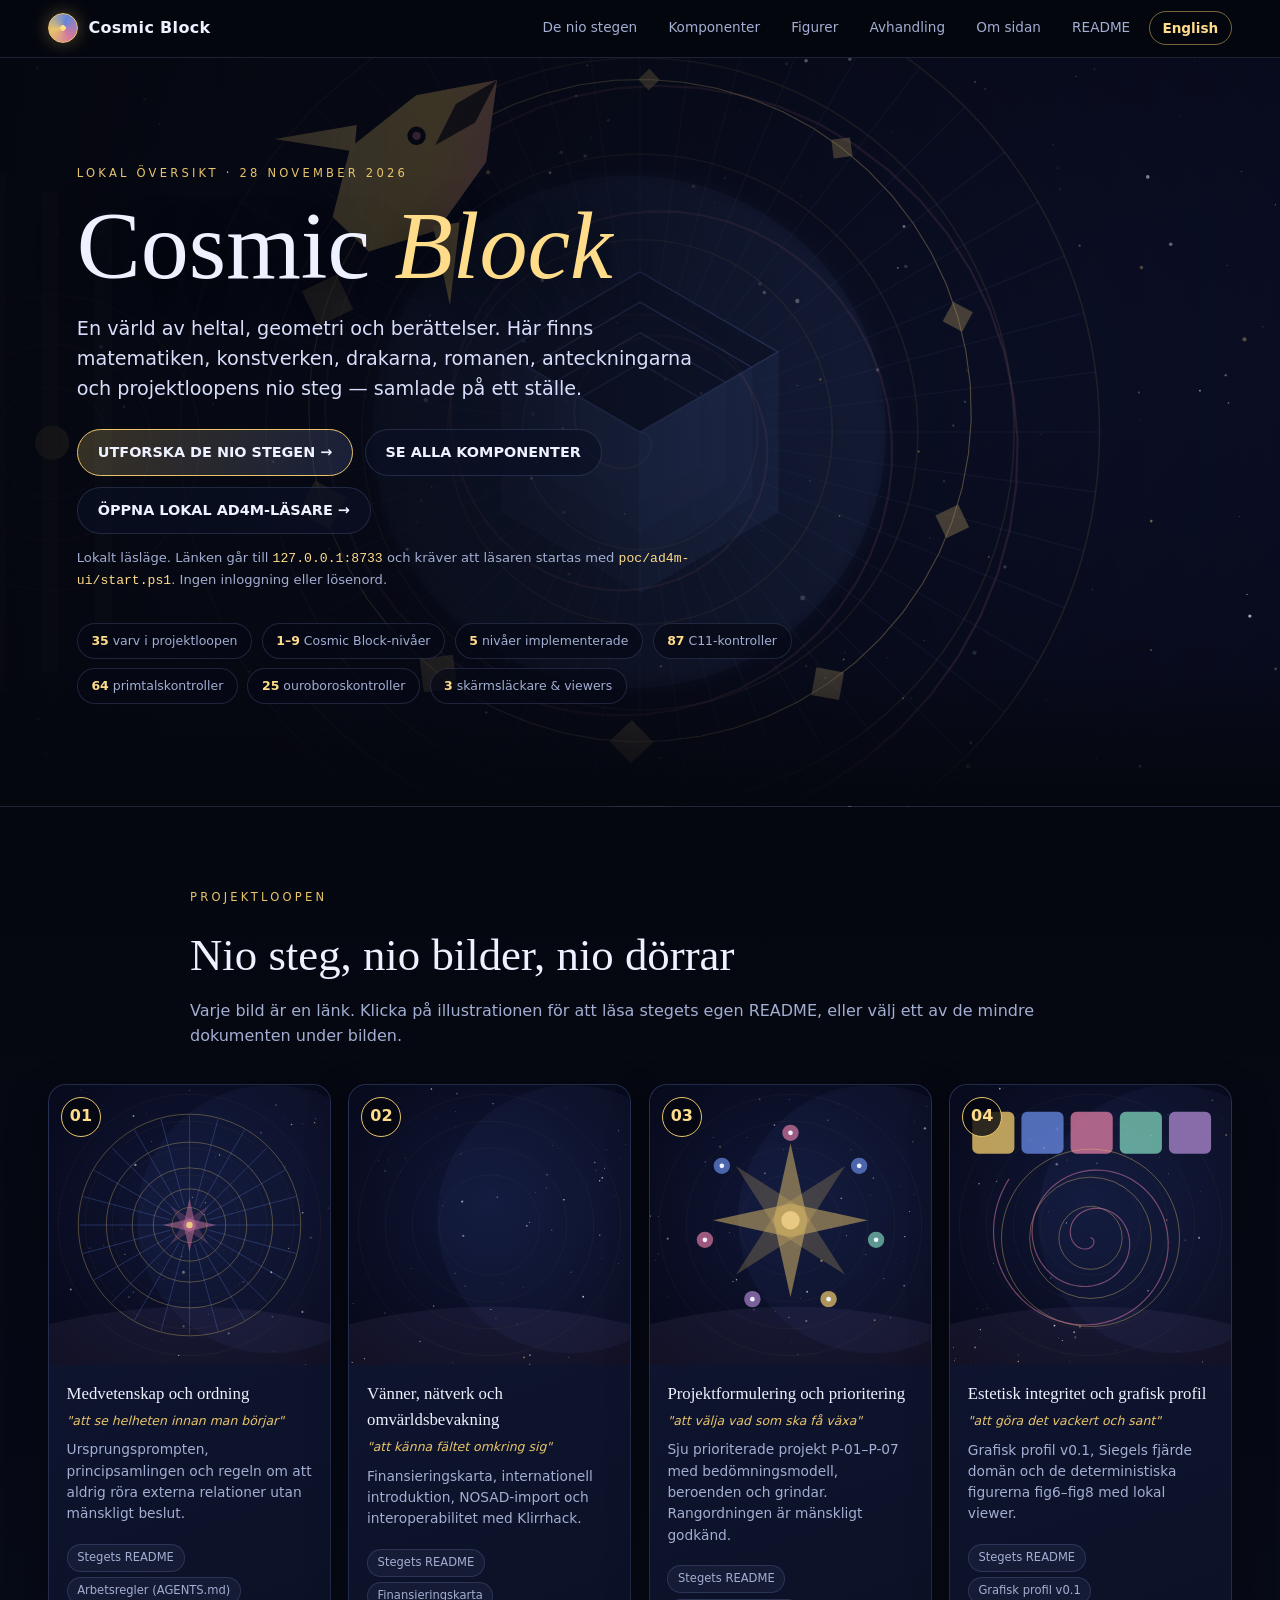
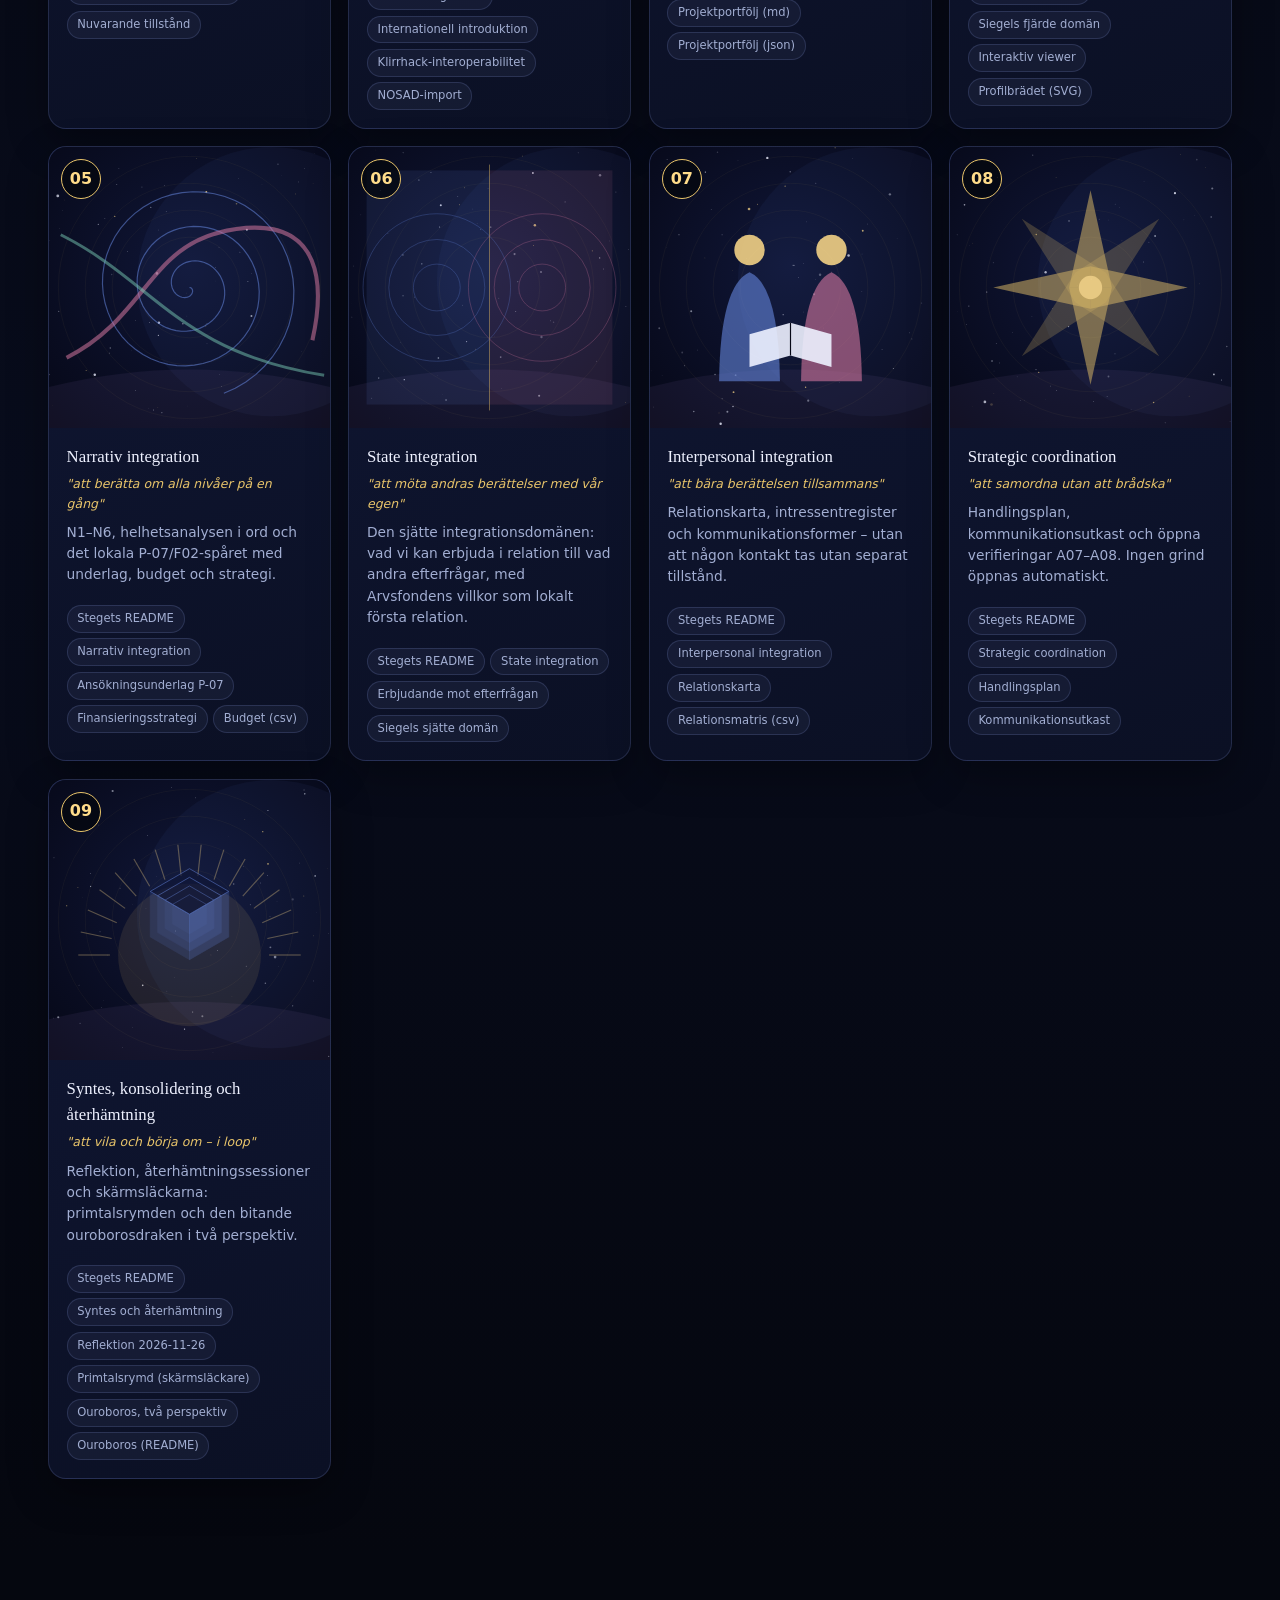
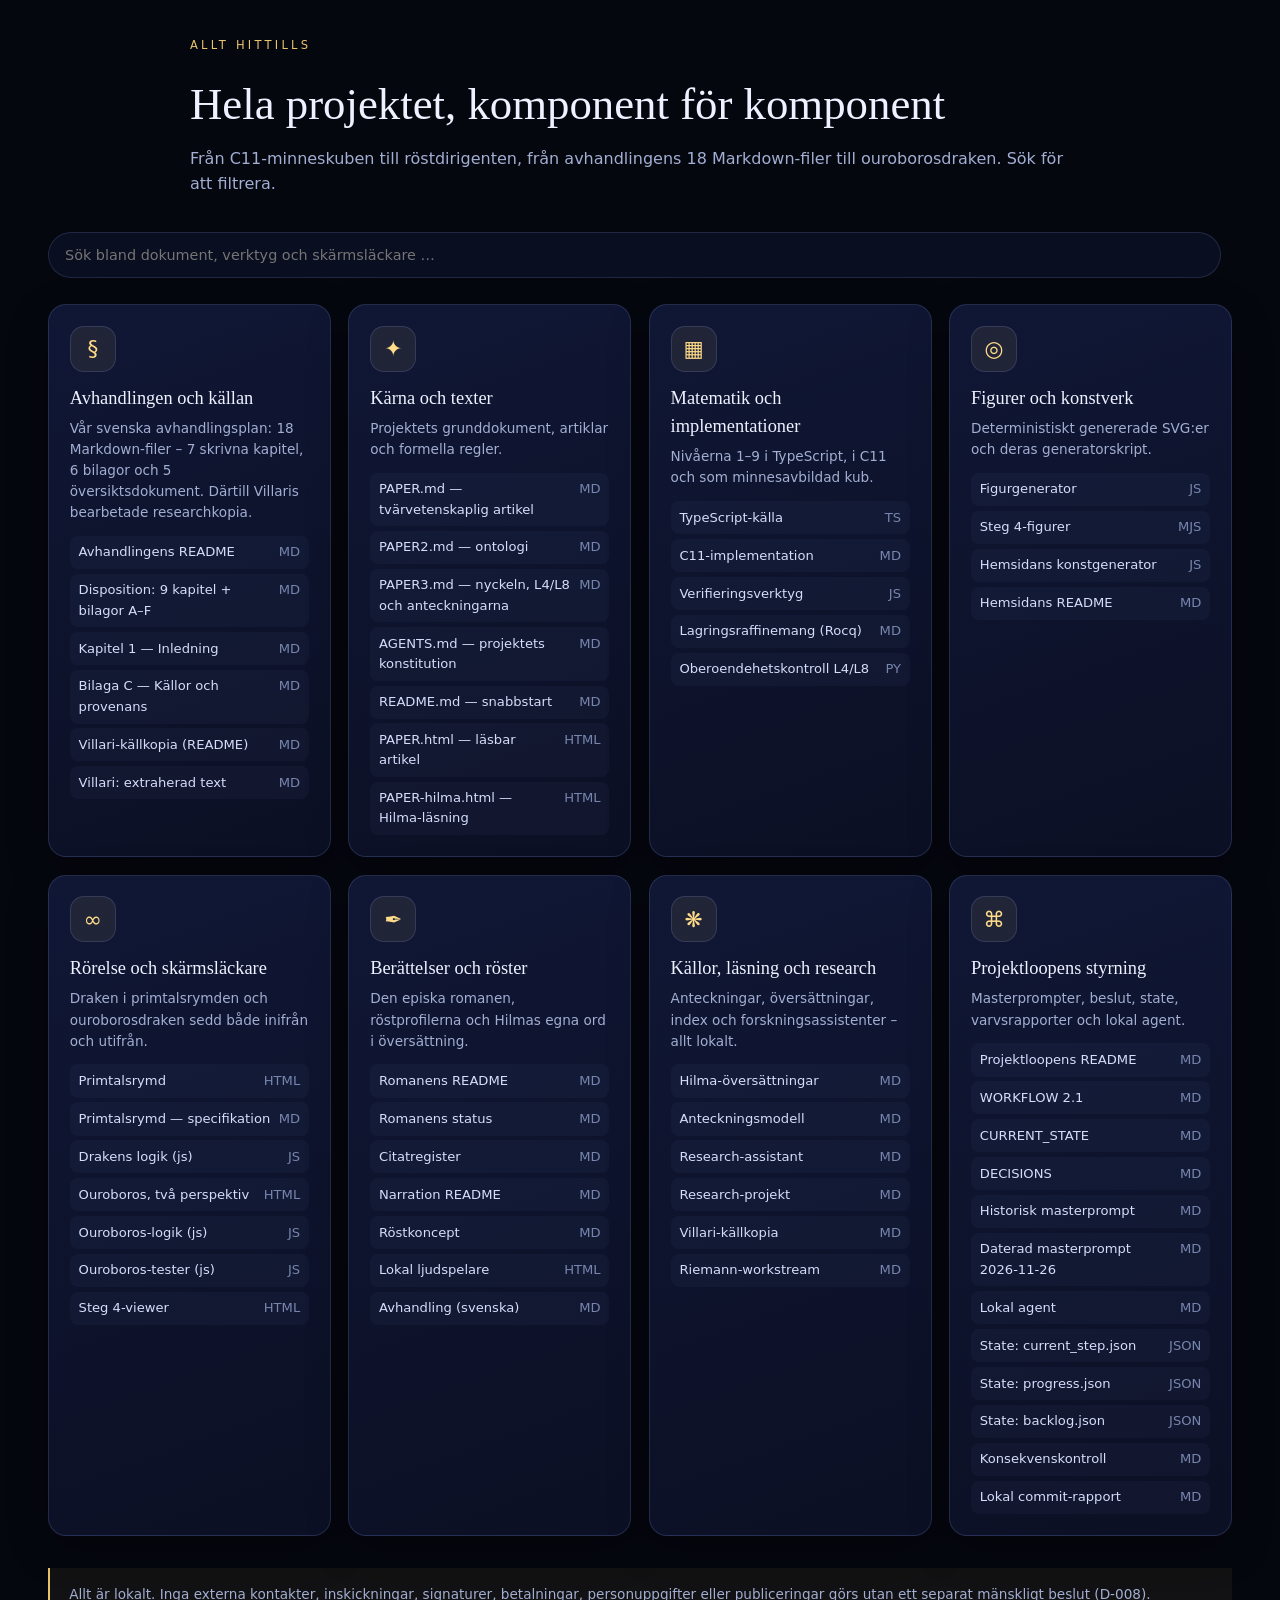
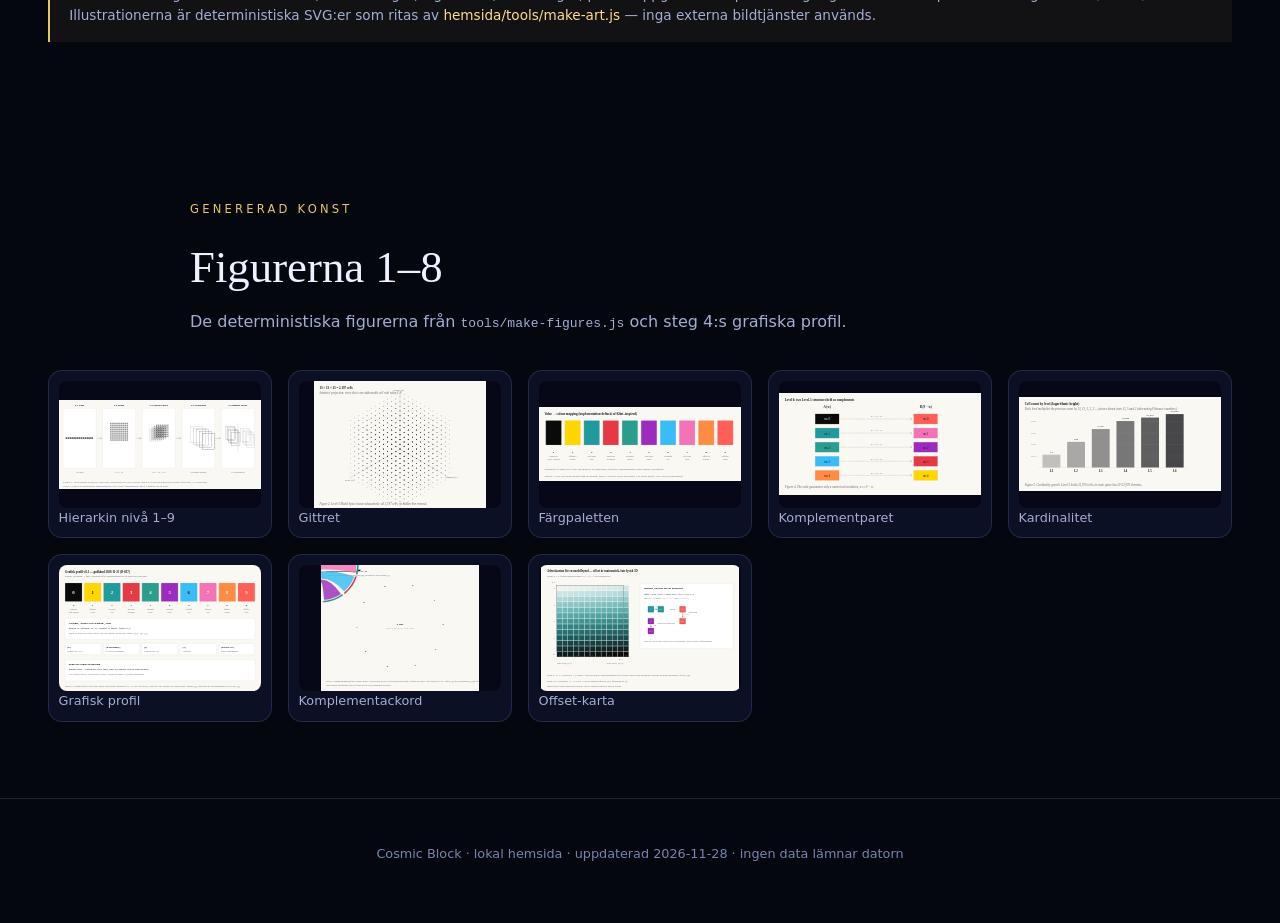
<file: hemsida/index.html>
<!doctype html>
<html lang="sv">
<head>
<meta charset="utf-8">
<meta name="viewport" content="width=device-width,initial-scale=1">
<title>Cosmic Block — hela projektet på en sida</title>
<meta name="description" content="Lokal översikt över Cosmic Block: matematik, konst, drakar, roman, avhandling, Riemann och projektloopens nio steg.">
<link rel="stylesheet" href="styles.css">
</head>
<body>
<header class="topbar">
  <div class="brand"><span class="brand-mark" aria-hidden="true"></span> Cosmic Block</div>
  <nav class="topnav" aria-label="Huvudmeny" data-i18n-aria="navMain">
    <a href="#steps" data-i18n="navSteps">De nio stegen</a>
    <a href="#components" data-i18n="navComponents">Komponenter</a>
    <a href="#figures" data-i18n="navFigures">Figurer</a>
    <a href="visa.html?f=../avhandling/README.md" data-i18n="navDissertation">Avhandling</a>
    <a href="#about" data-i18n="navAbout">Om sidan</a>
    <a href="visa.html?f=README.md" data-i18n="navReadme">README</a>
    <a class="lang-link" id="lang-toggle" href="?lang=en" aria-label="Byt språk" title="Byt språk">English</a>
  </nav>
</header>

<section class="hero" aria-labelledby="hero-title">
  <div class="hero-inner">
    <span class="kicker" data-i18n="heroKicker">Lokal översikt · 28 november 2026</span>
    <h1 id="hero-title" data-i18n-html="heroTitleHtml">Cosmic <em>Block</em></h1>
    <p data-i18n="heroIntro">En värld av heltal, geometri och berättelser. Här finns matematiken, konstverken, drakarna, romanen, anteckningarna och projektloopens nio steg — samlade på ett ställe.</p>
    <div class="hero-actions">
      <a class="btn" href="#steps" data-i18n="heroCta1">UTFORSKA DE NIO STEGEN →</a>
      <a class="btn ghost" href="#components" data-i18n="heroCta2">SE ALLA KOMPONENTER</a>
      <a class="btn ghost" href="http://127.0.0.1:8733/" target="_blank" rel="noopener" data-i18n="heroCta3">ÖPPNA LOKAL AD4M-LÄSARE →</a>
    </div>
    <p class="hero-local-note" data-i18n-html="heroLocalNote">Lokalt läsläge. Länken går till <code>127.0.0.1:8733</code> och kräver att läsaren startas med <code>poc/ad4m-ui/start.ps1</code>. Ingen inloggning eller lösenord.</p>
    <div class="stats" id="stats" data-i18n-aria="statsLabel" aria-label="Nyckeltal"></div>
  </div>
</section>

<main>
  <section class="block" id="steps" aria-labelledby="steps-title">
    <div class="section-head">
      <span class="kicker" data-i18n="stepsKicker">Projektloopen</span>
      <h2 id="steps-title" data-i18n="stepsTitle">Nio steg, nio bilder, nio dörrar</h2>
      <p data-i18n="stepsIntro">Varje bild är en länk. Klicka på illustrationen för att läsa stegets egen README, eller välj ett av de mindre dokumenten under bilden.</p>
    </div>
    <div class="grid" id="step-grid"></div>
  </section>

  <section class="block" id="components" aria-labelledby="components-title">
    <div class="section-head">
      <span class="kicker" data-i18n="componentsKicker">Allt hittills</span>
      <h2 id="components-title" data-i18n="componentsTitle">Hela projektet, komponent för komponent</h2>
      <p data-i18n="componentsIntro">Från C11-minneskuben till röstdirigenten, från avhandlingens 18 Markdown-filer till ouroborosdraken. Sök för att filtrera.</p>
    </div>
    <div class="filterbar">
      <input id="filter" type="search" placeholder="Sök bland dokument, verktyg och skärmsläckare …" aria-label="Filtrera komponenter" data-i18n-placeholder="searchPlaceholder" data-i18n-aria="searchAria">
      <small id="filter-count"></small>
    </div>
    <div class="grid" id="group-grid"></div>
    <div class="note" id="about" data-i18n-html="aboutHtml">
      Allt är lokalt. Inga externa kontakter, inskickningar, signaturer, betalningar, personuppgifter eller publiceringar görs utan ett separat mänskligt beslut (D-008). Illustrationerna är deterministiska SVG:er som ritas av <a href="visa.html?f=tools/make-art.js">hemsida/tools/make-art.js</a> — inga externa bildtjänster används.
    </div>
  </section>

  <section class="block" id="figures" aria-labelledby="figures-title">
    <div class="section-head">
      <span class="kicker" data-i18n="figuresKicker">Genererad konst</span>
      <h2 id="figures-title" data-i18n="figuresTitle">Figurerna 1–8</h2>
      <p data-i18n-html="figuresIntroHtml">De deterministiska figurerna från <code>tools/make-figures.js</code> och steg 4:s grafiska profil.</p>
    </div>
    <div class="figures" id="figure-grid"></div>
  </section>
</main>

<footer>
  <p data-i18n-html="footerHtml">Cosmic Block · lokal hemsida · uppdaterad <span id="updated"></span> · ingen data lämnar datorn</p>
</footer>

<script src="data.js"></script>
<script src="i18n.js"></script>
<script src="app.js"></script>
</body>
</html>
</file>
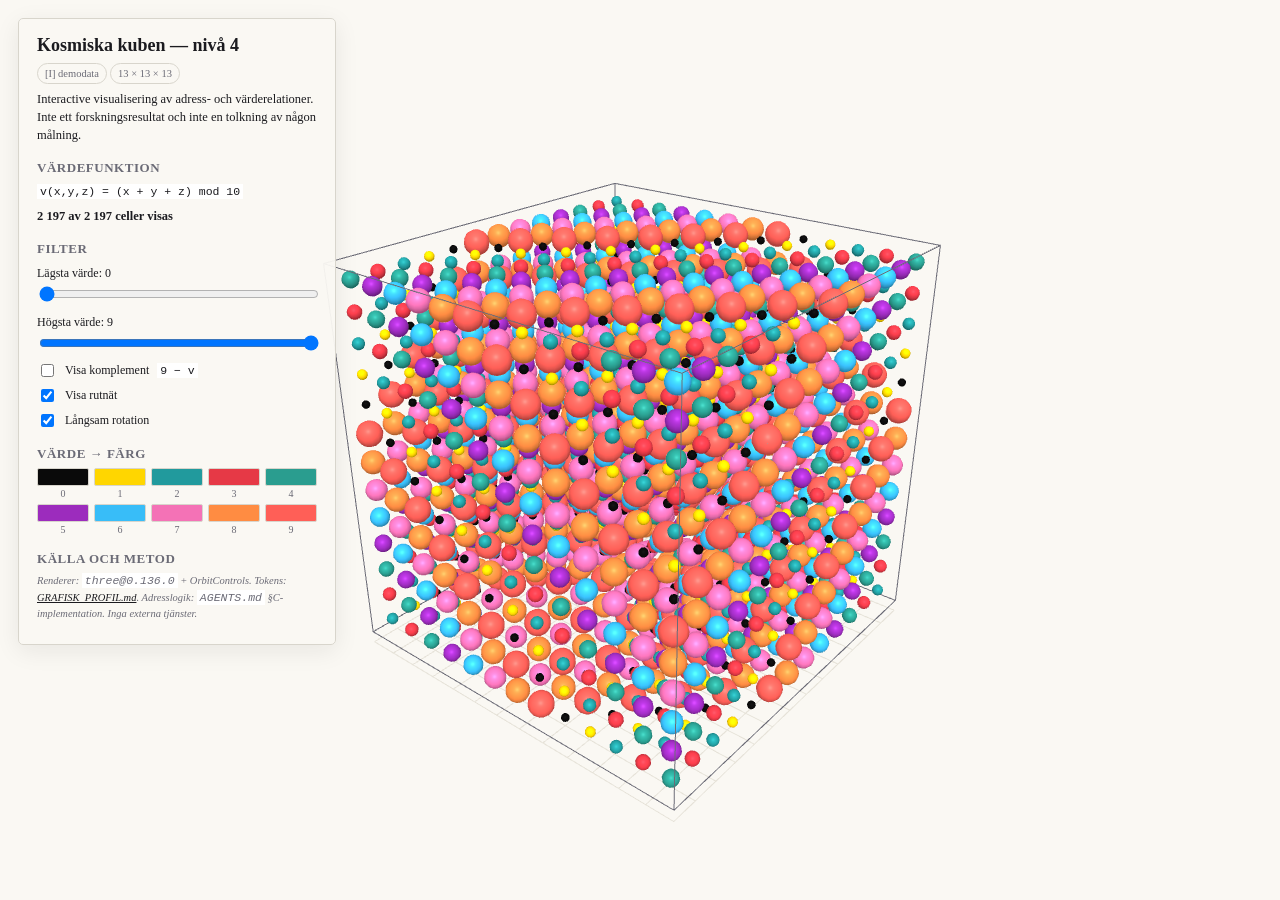
<file: steps/04-partnerships/viewer/index.html>
<!doctype html>
<html lang="sv">
<head>
<meta charset="utf-8">
<meta name="viewport" content="width=device-width, initial-scale=1">
<title>Kosmiska kuben — nivå 4</title>
<style>
  :root {
    --paper: #faf8f3;
    --ink: #1b1b1f;
    --muted: #6b6b76;
    --rule: #d8d5cc;
    --surface: #ffffff;
  }
  * { box-sizing: border-box; }
  html, body { margin: 0; height: 100%; overflow: hidden; background: var(--paper); }
  body { font-family: Georgia, 'Times New Roman', serif; color: var(--ink); }
  canvas { display: block; }
  .panel {
    position: absolute; top: 18px; left: 18px; width: 318px; max-height: calc(100% - 36px);
    overflow: auto; padding: 16px 18px; background: rgba(250,248,243,.95);
    border: 1px solid var(--rule); border-radius: 5px; box-shadow: 0 6px 24px rgba(27,27,31,.08);
  }
  h1 { margin: 0 0 4px; font-size: 18px; line-height: 1.2; }
  h2 { margin: 16px 0 6px; font-size: 13px; text-transform: uppercase; letter-spacing: .04em; color: var(--muted); }
  p { margin: 6px 0; font-size: 12.5px; line-height: 1.45; }
  .pill { display: inline-block; padding: 2px 7px; border: 1px solid var(--rule); border-radius: 12px; font-size: 10.5px; color: var(--muted); }
  code { font-family: 'Courier New', monospace; font-size: 11.5px; background: var(--surface); padding: 1px 3px; }
  label { display: block; font-size: 12px; margin: 9px 0 3px; }
  input[type=range] { width: 100%; }
  .checks label { display: flex; align-items: center; gap: 8px; margin: 6px 0; }
  .legend { display: grid; grid-template-columns: repeat(5, 1fr); gap: 5px; }
  .legend div { text-align: center; font-size: 10px; color: var(--muted); }
  .swatch { height: 18px; border: 1px solid var(--rule); border-radius: 2px; margin-bottom: 2px; }
  .count { font-weight: bold; }
  a { color: var(--ink); }
  .foot { font-size: 10.5px; font-style: italic; color: var(--muted); }
</style>
<script type="importmap">
{
  "imports": {
    "three": "/node_modules/three/build/three.module.js",
    "three/addons/": "/node_modules/three/examples/jsm/"
  }
}
</script>
</head>
<body>
<aside class="panel">
  <h1>Kosmiska kuben — nivå 4</h1>
  <p><span class="pill">[I] demodata</span> <span class="pill">13 × 13 × 13</span></p>
  <p>Interactive visualisering av adress- och värderelationer. Inte ett forskningsresultat och inte en tolkning av någon målning.</p>

  <h2>Värdefunktion</h2>
  <p><code>v(x,y,z) = (x + y + z) mod 10</code></p>
  <p class="count" id="count">2 197 celler visas</p>

  <h2>Filter</h2>
  <label for="min">Lägsta värde: <span id="minLabel">0</span></label>
  <input id="min" type="range" min="0" max="9" value="0">
  <label for="max">Högsta värde: <span id="maxLabel">9</span></label>
  <input id="max" type="range" min="0" max="9" value="9">

  <div class="checks">
    <label><input id="complement" type="checkbox"> Visa komplement <code>9 − v</code></label>
    <label><input id="grid" type="checkbox" checked> Visa rutnät</label>
    <label><input id="rotate" type="checkbox" checked> Långsam rotation</label>
  </div>

  <h2>Värde → färg</h2>
  <div class="legend" id="legend"></div>

  <h2>Källa och metod</h2>
  <p class="foot">Renderer: <code>three@0.136.0</code> + OrbitControls. Tokens: <a href="../GRAFISK_PROFIL.md">GRAFISK_PROFIL.md</a>. Adresslogik: <code>AGENTS.md</code> §C-implementation. Inga externa tjänster.</p>
</aside>

<script type="module">
import * as THREE from 'three';
import { OrbitControls } from 'three/addons/controls/OrbitControls.js';

const PALETTE = [
  0x0a0a0a, 0xffd600, 0x219a9d, 0xe63946, 0x2a9d8f,
  0x9c2cbd, 0x38bdf8, 0xf472b6, 0xff8c42, 0xff5f57,
];
const N = 13;
const SPACING = 0.95;
const COLORS = PALETTE.map((h) => new THREE.Color(h));

const scene = new THREE.Scene();
scene.background = new THREE.Color(0xfaf8f3);

const camera = new THREE.PerspectiveCamera(45, window.innerWidth / window.innerHeight, 0.1, 200);
camera.position.set(19, 15, 23);

const renderer = new THREE.WebGLRenderer({ antialias: true });
renderer.setPixelRatio(Math.min(window.devicePixelRatio, 2));
renderer.setSize(window.innerWidth, window.innerHeight);
document.body.appendChild(renderer.domElement);

const controls = new OrbitControls(camera, renderer.domElement);
controls.enableDamping = true;
controls.dampingFactor = 0.06;
controls.autoRotateSpeed = 0.45;
controls.target.set(0, 0, 0);

scene.add(new THREE.AmbientLight(0xffffff, 0.72));
const key = new THREE.DirectionalLight(0xffffff, 0.55);
key.position.set(12, 18, 14);
scene.add(key);
const fill = new THREE.DirectionalLight(0xb8d8d6, 0.28);
fill.position.set(-12, -6, -10);
scene.add(fill);

const grid = new THREE.GridHelper(N * SPACING, N, 0xd8d5cc, 0xe6e2d8);
grid.position.y = -N * SPACING / 2 - 0.4;
scene.add(grid);

const box = new THREE.Box3Helper(
  new THREE.Box3(
    new THREE.Vector3(-N * SPACING / 2, -N * SPACING / 2, -N * SPACING / 2),
    new THREE.Vector3(N * SPACING / 2, N * SPACING / 2, N * SPACING / 2)
  ),
  0x6b6b76
);
scene.add(box);

const geometry = new THREE.SphereGeometry(0.26, 12, 10);
const material = new THREE.MeshStandardMaterial({ roughness: 0.42, metalness: 0.05 });
const total = N * N * N;
const mesh = new THREE.InstancedMesh(geometry, material, total);
scene.add(mesh);

const positions = new Float32Array(total * 3);
const baseValues = new Uint8Array(total);
let i = 0;
for (let z = 0; z < N; z++) {
  for (let y = 0; y < N; y++) {
    for (let x = 0; x < N; x++) {
      positions[i * 3] = (x - (N - 1) / 2) * SPACING;
      positions[i * 3 + 1] = (y - (N - 1) / 2) * SPACING;
      positions[i * 3 + 2] = (z - (N - 1) / 2) * SPACING;
      baseValues[i] = (x + y + z) % 10;
      i++;
    }
  }
}

const dummy = new THREE.Object3D();
const min = document.querySelector('#min');
const max = document.querySelector('#max');
const minLabel = document.querySelector('#minLabel');
const maxLabel = document.querySelector('#maxLabel');
const complement = document.querySelector('#complement');
const rotate = document.querySelector('#rotate');
const gridToggle = document.querySelector('#grid');
const count = document.querySelector('#count');

function update() {
  let lo = Number(min.value);
  let hi = Number(max.value);
  if (lo > hi) {
    if (document.activeElement === min) { hi = lo; max.value = String(hi); }
    else { lo = hi; min.value = String(lo); }
  }
  minLabel.textContent = String(lo);
  maxLabel.textContent = String(hi);

  let shown = 0;
  for (let k = 0; k < total; k++) {
    const v = complement.checked ? 9 - baseValues[k] : baseValues[k];
    const visible = v >= lo && v <= hi;
    const scale = visible ? 0.48 + (v / 9) * 1.05 : 0.0001;
    dummy.position.set(positions[k * 3], positions[k * 3 + 1], positions[k * 3 + 2]);
    dummy.scale.setScalar(scale);
    dummy.updateMatrix();
    mesh.setMatrixAt(k, dummy.matrix);
    mesh.setColorAt(k, COLORS[v]);
    if (visible) shown++;
  }
  mesh.instanceMatrix.needsUpdate = true;
  if (mesh.instanceColor) mesh.instanceColor.needsUpdate = true;
  grid.visible = gridToggle.checked;
  box.visible = gridToggle.checked;
  controls.autoRotate = rotate.checked;
  count.textContent = `${shown.toLocaleString('sv-SE')} av ${total.toLocaleString('sv-SE')} celler visas`;
}

for (const el of [min, max, complement, rotate, gridToggle]) el.addEventListener('input', update);

const legend = document.querySelector('#legend');
PALETTE.forEach((hex, v) => {
  const div = document.createElement('div');
  div.innerHTML = `<div class="swatch" style="background:#${hex.toString(16).padStart(6, '0')}"></div>${v}`;
  legend.appendChild(div);
});

update();

function animate() {
  requestAnimationFrame(animate);
  controls.update();
  renderer.render(scene, camera);
}
animate();

window.addEventListener('resize', () => {
  camera.aspect = window.innerWidth / window.innerHeight;
  camera.updateProjectionMatrix();
  renderer.setSize(window.innerWidth, window.innerHeight);
});
</script>
</body>
</html>
</file>
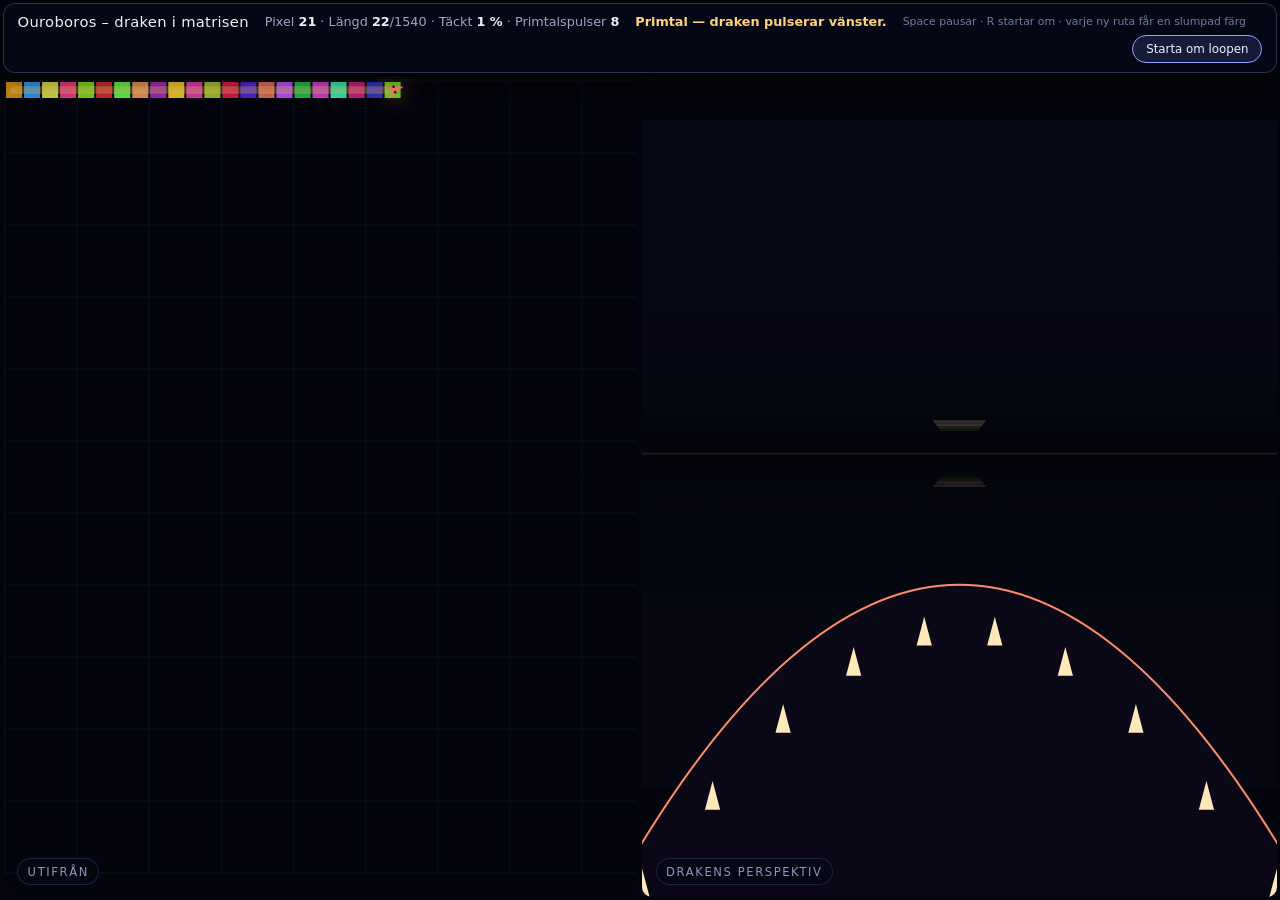
<file: steps/09-renewal/dragon-perspective/index.html>
<!doctype html>
<html lang="sv">
<head>
<meta charset="utf-8">
<meta name="viewport" content="width=device-width,initial-scale=1">
<title>Ouroboros – draken i matrisen</title>
<style>
  :root { color-scheme: dark; --ink:#eef2ff; --muted:#9aa7c7; --gold:#ffd479; --hot:#ff8c69; --cool:#8fa0ff; }
  * { box-sizing: border-box; }
  html, body { height:100%; margin:0; background:#04050c; color:var(--ink);
    font-family:system-ui,-apple-system,"Segoe UI",sans-serif; overflow:hidden; }
  .app { position:relative; display:grid; grid-template-rows:auto 1fr; gap:3px;
    height:100%; padding:3px; }
  .panes { position:relative; display:grid; grid-template-columns:1fr 1fr; gap:3px; min-height:0; }
  .pane { position:relative; overflow:hidden; border-radius:10px; background:#04050c;
    box-shadow:inset 0 0 0 1px rgba(143,160,255,.12); }
  .pane canvas { position:absolute; inset:0; width:100%; height:100%; display:block; }
  .label { position:absolute; z-index:2; bottom:12px; left:14px; font-size:.72rem;
    letter-spacing:.14em; text-transform:uppercase; color:#8b98bd;
    background:rgba(6,8,20,.62); padding:.34rem .6rem; border-radius:999px;
    border:1px solid rgba(143,160,255,.18); backdrop-filter:blur(4px); }
  .hud { position:relative; z-index:4; display:flex; flex-wrap:wrap; align-items:center;
    gap:.35rem 1rem; padding:.55rem .85rem; border-radius:12px;
    background:rgba(7,9,24,.85); border:1px solid rgba(160,180,255,.24);
    backdrop-filter:blur(7px); box-shadow:0 10px 34px rgba(0,0,0,.4); }
  .title { font-size:.92rem; margin:0; letter-spacing:.02em; white-space:nowrap; }
  .stats { font-variant-numeric:tabular-nums; font-size:.8rem; color:var(--muted); }
  .stats b { color:var(--ink); font-weight:600; }
  .status { font-size:.8rem; font-weight:600; color:var(--gold); }
  .hint { color:#6f7da2; font-size:.68rem; }
  button { margin-left:auto; padding:.36rem .8rem; border-radius:999px; cursor:pointer;
    border:1px solid #8fa0ff; background:#161b3a; color:var(--ink); font:inherit; font-size:.74rem; }
  button:hover { background:#202754; }
  .bite { position:absolute; z-index:6; inset:0; display:grid; place-items:center;
    pointer-events:none; opacity:0; transition:opacity .25s ease; }
  .bite.show { opacity:1; }
  .bite span { padding:1rem 1.4rem; border-radius:16px; text-align:center;
    font-size:clamp(1rem,2.6vw,1.8rem); font-weight:700; letter-spacing:.06em;
    color:#ffe9b8; background:rgba(20,6,4,.78); border:1px solid rgba(255,140,105,.55);
    box-shadow:0 0 60px rgba(255,140,105,.35); }
  .bite small { display:block; margin-top:.4rem; font-size:.62em; font-weight:500;
    letter-spacing:.18em; color:#ff9f7f; }
  @media (max-width: 760px) {
    .panes { grid-template-columns:1fr; grid-template-rows:1fr 1fr; }
    .title { font-size:.82rem; }
    .stats, .status { font-size:.72rem; }
    .hint { display:none; }
    .label { font-size:.62rem; }
  }
  @media (prefers-reduced-motion: reduce) {
    .bite { transition:none; }
  }
</style>
</head>
<body>
<main class="app">
  <header class="hud" aria-label="Status">
    <div class="title">Ouroboros – draken i matrisen</div>
    <div class="stats">
      Pixel <b id="pixels">0</b> ·
      Längd <b id="len">1</b>/<span id="total">0</span> ·
      Täckt <b id="cov">0 %</b> ·
      Primtalspulser <b id="primes">0</b>
    </div>
    <div class="status" id="status" role="status" aria-live="polite">Framåt — alla rutor är svarta till att börja med.</div>
    <div class="hint">Space pausar · R startar om · varje ny ruta får en slumpad färg</div>
    <button id="restart" type="button">Starta om loopen</button>
  </header>

  <div class="panes">
    <section class="pane">
      <canvas id="ext" aria-label="Draken sedd utifrån i matrisen"></canvas>
      <div class="label">Utifrån</div>
    </section>
    <section class="pane">
      <canvas id="pov" aria-label="Rymden sedd från drakens perspektiv"></canvas>
      <div class="label">Drakens perspektiv</div>
    </section>

    <div class="bite" id="bite"><span>DRAKEN BITER SIG SJÄLV I SVANSEN<small>OUROBOROS</small></span></div>
  </div>
</main>

<script src="dragon.js"></script>
<script>
(function () {
  "use strict";

  const L = window.DragonLogic;
  if (!L) throw new Error("dragon.js kunde inte laddas");

  const params = new URLSearchParams(location.search);
  function readInt(name, fallback, min, max) {
    const raw = params.get(name);
    if (raw === null || raw.trim() === "") return fallback;
    const n = Number(raw);
    return Number.isFinite(n) ? Math.min(max, Math.max(min, Math.floor(n))) : fallback;
  }
  const CFG = {
    seed: readInt("seed", 0, 0, 2147483647),
    pace: readInt("pace", 42, 12, 400),
    cell: readInt("cell", 0, 0, 60)
  };
  const BASE_SEED = CFG.seed || 0x9e3779b9;

  const extPane = document.getElementById("ext");
  const povPane = document.getElementById("pov");
  const extCtx = extPane.getContext("2d");
  const povCtx = povPane.getContext("2d");
  const field = document.createElement("canvas");
  const fieldCtx = field.getContext("2d");
  const els = {
    pixels: document.getElementById("pixels"),
    len: document.getElementById("len"),
    total: document.getElementById("total"),
    cov: document.getElementById("cov"),
    primes: document.getElementById("primes"),
    status: document.getElementById("status"),
    bite: document.getElementById("bite"),
    restart: document.getElementById("restart")
  };

  let W = 0, H = 0, dpr = 1, cell = 18, ox = 0, oy = 0;
  let st = null;
  let loop = 0;
  let paused = false;
  let lastStep = 0;
  let finishedAt = 0;
  let raf = null;
  let reduced = window.matchMedia && window.matchMedia("(prefers-reduced-motion: reduce)").matches;

  function surfaces() {
    const rect = extPane.getBoundingClientRect();
    W = Math.max(200, rect.width);
    H = Math.max(160, rect.height);
    dpr = Math.min(2, window.devicePixelRatio || 1);
    extPane.width = Math.floor(W * dpr);
    extPane.height = Math.floor(H * dpr);
    extCtx.setTransform(dpr, 0, 0, dpr, 0, 0);

    const povRect = povPane.getBoundingClientRect();
    povPane.width = Math.floor(Math.max(200, povRect.width) * dpr);
    povPane.height = Math.floor(Math.max(160, povRect.height) * dpr);
    povCtx.setTransform(dpr, 0, 0, dpr, 0, 0);
  }

  function repaintField() {
    field.width = st.cols * cell;
    field.height = st.rows * cell;
    fieldCtx.setTransform(1, 0, 0, 1, 0, 0);
    fieldCtx.clearRect(0, 0, field.width, field.height);
    paintVisited();
  }

  // Ny rymd: beräknar rutnätet och skapar en ny cykel.
  function initField() {
    surfaces();
    // Ungefär 1 600 rutor: stort nog att fylla rummet, litet nog att växa färdigt.
    const auto = Math.round(Math.sqrt((W * H) / 1600));
    cell = CFG.cell || Math.min(30, Math.max(8, auto));
    const cols = Math.max(12, Math.min(120, Math.floor(W / cell)));
    const rows = Math.max(10, Math.min(90, Math.floor(H / cell)));
    st = L.createState(cols, rows, (BASE_SEED + loop) >>> 0);
    ox = Math.floor((W - cols * cell) / 2);
    oy = Math.floor((H - rows * cell) / 2);
    repaintField();
    els.total.textContent = String(st.total);
    els.bite.classList.remove("show");
    finishedAt = 0;
  }

  // Storleksändring: behåll rymden och framstegen, skala bara om rutorna.
  function layout() {
    surfaces();
    if (!st) return;
    cell = Math.max(4, Math.min(40, Math.floor(Math.min(W / st.cols, H / st.rows))));
    ox = Math.floor((W - st.cols * cell) / 2);
    oy = Math.floor((H - st.rows * cell) / 2);
    repaintField();
  }

  function paintVisited() {
    for (let i = 0; i < st.order.length; i += 1) {
      const p = st.order[i];
      const c = st.colors[p.y * st.cols + p.x];
      if (!c) continue;
      fieldCtx.fillStyle = c;
      fieldCtx.fillRect(p.x * cell + 1, p.y * cell + 1, cell - 2, cell - 2);
    }
  }

  function paintCell(p) {
    const c = st.colors[p.y * st.cols + p.x];
    if (!c) return;
    fieldCtx.fillStyle = c;
    fieldCtx.fillRect(p.x * cell + 1, p.y * cell + 1, cell - 2, cell - 2);
  }

  function drawExt() {
    extCtx.clearRect(0, 0, W, H);
    extCtx.fillStyle = "#04050c";
    extCtx.fillRect(0, 0, W, H);
    extCtx.drawImage(field, ox, oy);

    // Svag rutnätsstruktur så att den ännu svarta rymden syns.
    extCtx.strokeStyle = "rgba(120,140,220,.07)";
    extCtx.lineWidth = 1;
    extCtx.beginPath();
    for (let x = 0; x <= st.cols; x += 4) {
      extCtx.moveTo(ox + x * cell, oy);
      extCtx.lineTo(ox + x * cell, oy + st.rows * cell);
    }
    for (let y = 0; y <= st.rows; y += 4) {
      extCtx.moveTo(ox, oy + y * cell);
      extCtx.lineTo(ox + st.cols * cell, oy + y * cell);
    }
    extCtx.stroke();

    const pts = st.order;
    if (pts.length > 1) {
      extCtx.beginPath();
      extCtx.moveTo(ox + (pts[0].x + 0.5) * cell, oy + (pts[0].y + 0.5) * cell);
      for (let i = 1; i < pts.length; i += 1) {
        extCtx.lineTo(ox + (pts[i].x + 0.5) * cell, oy + (pts[i].y + 0.5) * cell);
      }
      extCtx.strokeStyle = "rgba(255,212,121,.30)";
      extCtx.lineWidth = Math.max(2, cell * 0.42);
      extCtx.lineCap = "round";
      extCtx.lineJoin = "round";
      extCtx.stroke();
    }

    // Huvudet: en liten kil som pekar i färdriktningen och pulserar vänster vid primtal.
    const hx = ox + (st.head.x + 0.5) * cell;
    const hy = oy + (st.head.y + 0.5) * cell;
    const ang = -st.heading * Math.PI / 2 - st.pulse * 0.5;
    extCtx.save();
    extCtx.translate(hx, hy);
    extCtx.rotate(ang);
    extCtx.fillStyle = st.pulse > 0.2 ? "#ff8c69" : "#ffe6a8";
    extCtx.shadowColor = st.pulse > 0.2 ? "#ff8c69" : "#ffd479";
    extCtx.shadowBlur = 14 + st.pulse * 14;
    extCtx.beginPath();
    extCtx.moveTo(cell * 0.62, 0);
    extCtx.lineTo(-cell * 0.34, cell * 0.40);
    extCtx.lineTo(-cell * 0.10, 0);
    extCtx.lineTo(-cell * 0.34, -cell * 0.40);
    extCtx.closePath();
    extCtx.fill();
    extCtx.shadowBlur = 0;
    extCtx.fillStyle = "#140a06";
    extCtx.beginPath();
    extCtx.arc(cell * 0.10, cell * 0.16, Math.max(1.2, cell * 0.07), 0, Math.PI * 2);
    extCtx.arc(cell * 0.10, -cell * 0.16, Math.max(1.2, cell * 0.07), 0, Math.PI * 2);
    extCtx.fill();
    extCtx.restore();

    // Svansen markeras när bettet sker.
    if (st.bitten && pts.length) {
      const t = pts[0];
      extCtx.strokeStyle = "#ff8c69";
      extCtx.lineWidth = 2;
      extCtx.beginPath();
      extCtx.arc(ox + (t.x + 0.5) * cell, oy + (t.y + 0.5) * cell, cell * 0.7, 0, Math.PI * 2);
      extCtx.stroke();
      extCtx.beginPath();
      extCtx.moveTo(hx, hy);
      extCtx.lineTo(ox + (t.x + 0.5) * cell, oy + (t.y + 0.5) * cell);
      extCtx.strokeStyle = "rgba(255,140,105,.65)";
      extCtx.stroke();
    }
  }

  const DIRS = L.DIRS;

  function drawPov() {
    const w = povPane.width / dpr;
    const h = povPane.height / dpr;
    povCtx.clearRect(0, 0, w, h);
    povCtx.fillStyle = "#04050c";
    povCtx.fillRect(0, 0, w, h);

    const horizon = h * 0.46;
    const focal = h * 0.95;
    const fwd = DIRS[st.heading];
    const right = DIRS[(st.heading + 3) % 4];
    const RANGE = 20;
    const MAXLAT = 11;

    function proj(t, d, elev) {
      const z = d + 0.45;
      return { x: w / 2 + (t / z) * focal, y: horizon + (elev / z) * focal };
    }

    function tile(d, t, elev, color, alpha) {
      const a = proj(t - 0.5, d, elev), b = proj(t + 0.5, d, elev);
      const c = proj(t + 0.5, d + 1, elev), e = proj(t - 0.5, d + 1, elev);
      if (Math.max(a.x, b.x, c.x, e.x) < -40 || Math.min(a.x, b.x, c.x, e.x) > w + 40) return;
      povCtx.globalAlpha = alpha;
      povCtx.fillStyle = color;
      povCtx.beginPath();
      povCtx.moveTo(a.x, a.y); povCtx.lineTo(b.x, b.y);
      povCtx.lineTo(c.x, c.y); povCtx.lineTo(e.x, e.y);
      povCtx.closePath();
      povCtx.fill();
      povCtx.globalAlpha = 1;
    }

    for (let d = RANGE; d >= 1; d -= 1) {
      const fade = Math.max(0.10, 1 - d / (RANGE + 2));
      const lat = Math.min(MAXLAT, Math.ceil(d * 0.85) + 2);
      for (let t = -lat; t <= lat; t += 1) {
        const wx = L.wrap(st.head.x + fwd[0] * d + right[0] * t, st.cols);
        const wy = L.wrap(st.head.y + fwd[1] * d + right[1] * t, st.rows);
        const idx = wy * st.cols + wx;
        const c = st.visited[idx] ? st.colors[idx] : "#080a16";
        tile(d, t, -0.62, c, fade * 0.92);
        tile(d, t, 0.62, c, fade * 0.55);
      }
    }

    // Drakens egen nos och käkar i bildens nederkant. De sluts när rymden är täckt.
    const open = Math.max(0.08, 1 - st.order.length / st.total);
    const jaw = h * 0.30 * open + h * 0.05;
    povCtx.fillStyle = "rgba(12,8,24,.92)";
    povCtx.beginPath();
    povCtx.moveTo(-w * 0.05, h);
    povCtx.quadraticCurveTo(w * 0.5, h - jaw * 2.2, w * 1.05, h);
    povCtx.lineTo(w * 1.05, h * 1.1);
    povCtx.lineTo(-w * 0.05, h * 1.1);
    povCtx.closePath();
    povCtx.fill();
    povCtx.strokeStyle = st.pulse > 0.2 ? "#ff8c69" : "#ffd479";
    povCtx.lineWidth = 2;
    povCtx.stroke();

    const teeth = 9;
    povCtx.fillStyle = "#ffe9b8";
    for (let i = 0; i <= teeth; i += 1) {
      const x = (i / teeth) * w;
      const y = h - Math.sin((i / teeth) * Math.PI) * jaw * 0.9;
      povCtx.beginPath();
      povCtx.moveTo(x - w * 0.012, y);
      povCtx.lineTo(x, y - h * 0.035);
      povCtx.lineTo(x + w * 0.012, y);
      povCtx.closePath();
      povCtx.fill();
    }

    povCtx.fillStyle = "rgba(255,212,121,.10)";
    povCtx.fillRect(0, horizon - 1, w, 2);
  }

  function updateHud() {
    const cov = Math.round((st.order.length / st.total) * 100);
    els.pixels.textContent = String(st.pixels);
    els.len.textContent = String(st.order.length);
    els.cov.textContent = cov + " %";
    els.primes.textContent = String(st.primeTurns);
    if (st.bitten) {
      els.status.textContent = st.tailBite
        ? "Svansbett! Draken har vuxit genom hela rymden."
        : "Draken biter sig själv. Loopen börjar om.";
    } else if (paused) {
      els.status.textContent = "Pausad — tryck Space för att fortsätta.";
    } else if (st.pulse > 0.2) {
      els.status.textContent = "Primtal — draken pulserar vänster.";
    } else {
      els.status.textContent = "Framåt — " + cov + " % av rymden är färgad.";
    }
  }

  function doStep() {
    if (!st || st.bitten || paused) return;
    const e = L.step(st);
    if (e.moved && !e.bitten) {
      paintCell(st.head);
    }
    updateHud();
    if (e.bitten) {
      st.pulse = 1;
      els.bite.classList.add("show");
      els.status.textContent = st.tailBite
        ? "SVANSBETT — draken sträcker sig genom hela rymden."
        : "Draken biter sig själv.";
      finishedAt = performance.now();
    }
  }

  function loopFrame(now) {
    if (!st) return;
    const elapsed = now - lastStep;
    if (!paused && !st.bitten && elapsed >= CFG.pace) {
      const steps = Math.min(3, Math.floor(elapsed / CFG.pace));
      for (let i = 0; i < steps; i += 1) {
        doStep();
        if (st.bitten) break;
      }
      lastStep = now;
    }
    if (st.bitten && finishedAt && now - finishedAt > 3200 && !paused) {
      loop += 1;
      initField();
      lastStep = now;
    }
    if (st.pulse > 0 && !st.bitten) {
      st.pulse = Math.max(0, st.pulse - 0.035);
    }
    drawExt();
    drawPov();
    raf = requestAnimationFrame(loopFrame);
  }

  function start() {
    loop = 0;
    paused = false;
    initField();
    lastStep = performance.now();
    els.bite.classList.remove("show");
    updateHud();
    if (raf) cancelAnimationFrame(raf);
    raf = requestAnimationFrame(loopFrame);
  }

  function pause() {
    if (!st) return;
    paused = true;
    updateHud();
  }
  function resume() {
    if (!st || st.bitten) return;
    paused = false;
    lastStep = performance.now();
    updateHud();
  }
  function togglePause() { if (paused) resume(); else pause(); }

  els.restart.addEventListener("click", start);
  window.addEventListener("keydown", (e) => {
    if (e.code === "Space" || e.key === " ") { e.preventDefault(); togglePause(); }
    if (e.key === "r" || e.key === "R") { e.preventDefault(); start(); }
  });
  window.addEventListener("resize", () => {
    layout();
    drawExt();
    drawPov();
    lastStep = performance.now();
  });

  window.__ouroboros = {
    get state() { return st; },
    get pixels() { return st ? st.pixels : 0; },
    get length() { return st ? st.order.length : 0; },
    get total() { return st ? st.total : 0; },
    get coverage() { return st ? st.order.length / st.total : 0; },
    get heading() { return st ? st.heading : 0; },
    get primeTurns() { return st ? st.primeTurns : 0; },
    get bitten() { return st ? st.bitten : false; },
    get tailBite() { return st ? st.tailBite : false; },
    get paused() { return paused; },
    get pace() { return CFG.pace; },
    get cell() { return cell; },
    step: doStep,
    pause: pause,
    resume: resume,
    togglePause: togglePause,
    restart: start,
    // Verifieringskrok: kör klart loopen utan att vänta i realtid.
    finishNow: function () {
      const wasPaused = paused;
      paused = false;
      let guard = 0;
      while (st && !st.bitten && guard < 200000) { doStep(); guard += 1; }
      paused = true;
      updateHud();
      return { pixels: st.pixels, length: st.order.length, coverage: st.order.length / st.total, tailBite: st.tailBite };
    },
    logic: L
  };

  initField();
  updateHud();
  lastStep = performance.now();
  raf = requestAnimationFrame(loopFrame);
})();
</script>
</body>
</html>
</file>
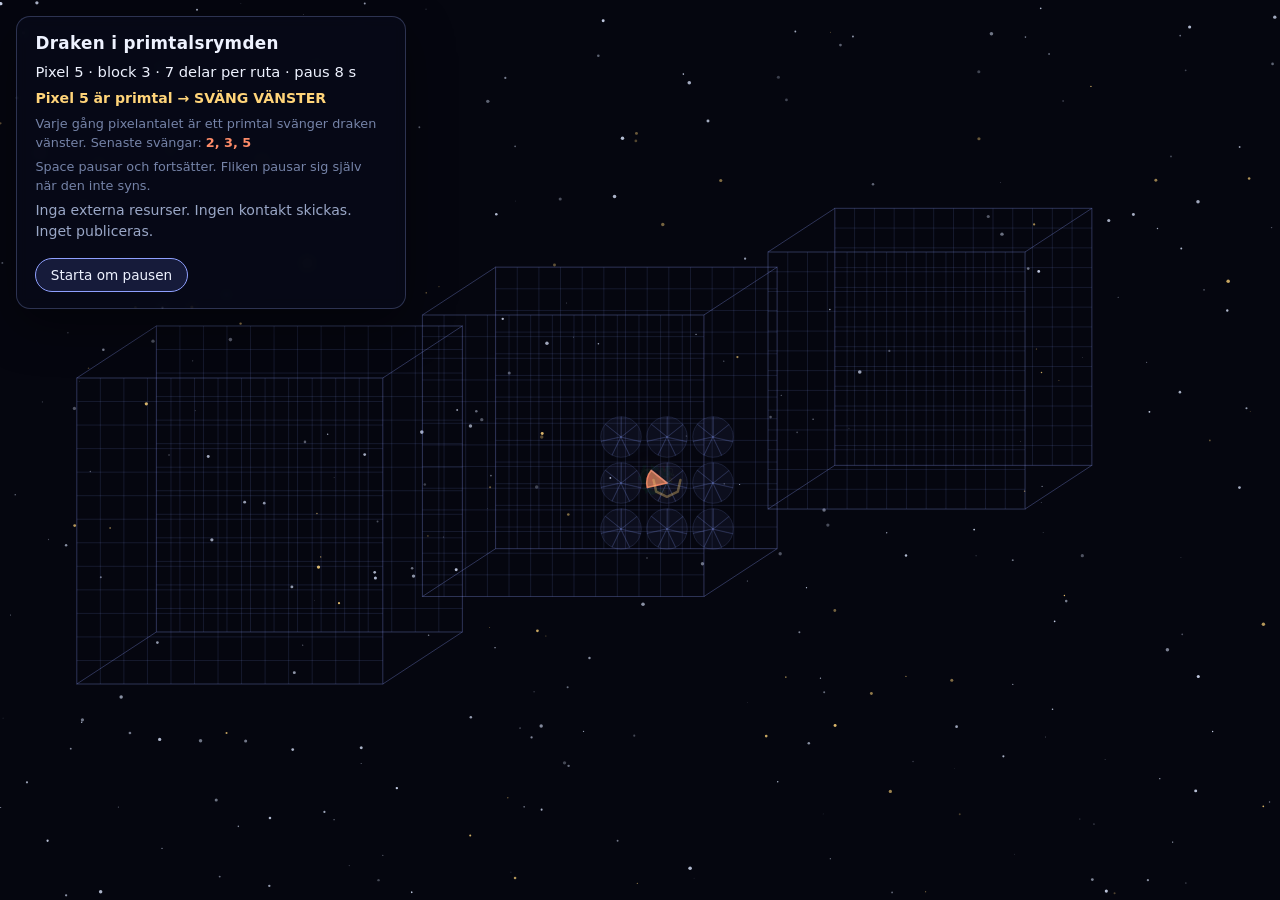
<file: steps/09-renewal/dragon-screensaver/index.html>
<!doctype html>
<html lang="sv">
<head>
<meta charset="utf-8">
<meta name="viewport" content="width=device-width,initial-scale=1">
<title>Draken i primtalsrymden – steg 9</title>
<style>
  :root { color-scheme: dark; --ink:#eef2ff; --muted:#9aa7c7; --prime:#ffd479; --cool:#8fa0ff; --drake:#7c6cff; --warp:#ff8c69; }
  * { box-sizing:border-box; }
  html,body { height:100%; margin:0; background:#05060f; color:var(--ink); font-family:system-ui,-apple-system,"Segoe UI",sans-serif; }
  main { position:relative; height:100%; overflow:hidden; }
  canvas { position:absolute; inset:0; width:100%; height:100%; }
  .hud { position:absolute; z-index:2; top:16px; left:16px; max-width:390px; padding:1rem 1.15rem;
         background:rgba(8,10,26,.72); border:1px solid rgba(160,180,255,.25); border-radius:14px;
         backdrop-filter:blur(6px); box-shadow:0 16px 48px rgba(0,0,0,.4); }
  h1 { font-size:1.05rem; margin:0 0 .5rem; letter-spacing:.02em; }
  p { color:var(--muted); line-height:1.5; font-size:.88rem; margin:.3rem 0; }
  .meta { font-variant-numeric:tabular-nums; font-size:.92rem; color:var(--ink); }
  .prime { color:var(--prime); font-weight:600; min-height:1.4em; }
  .turn { color:var(--warp); font-weight:600; min-height:1.4em; }
  .done { display:none; color:#b7f7c2; }
  button { margin-top:.7rem; padding:.5rem .9rem; border-radius:999px; border:1px solid #8fa0ff;
           background:#161b3a; color:var(--ink); cursor:pointer; font:inherit; font-size:.85rem; }
  button:hover { background:#202754; }
  body.finished .done { display:block; }
  .legend { font-size:.8rem; color:#7583a8; }
</style>
</head>
<body>
<main>
  <canvas id="space" aria-hidden="true"></canvas>
  <section class="hud">
    <h1>Draken i primtalsrymden</h1>
    <p class="meta">Pixel <span id="pixels">0</span> · block <span id="blocks">3</span> · <span id="parts">7</span> delar per ruta · paus <span id="secs">8</span> s</p>
    <p class="prime" id="primeFlag" role="status" aria-live="polite">Väntar på första steget …</p>
    <p class="legend">Varje gång pixelantalet är ett primtal svänger draken vänster. Senaste svängar: <span id="turns" class="turn">—</span></p>
    <p class="legend">Space pausar och fortsätter. Fliken pausar sig själv när den inte syns.</p>
    <p>Inga externa resurser. Ingen kontakt skickas. Inget publiceras.</p>
    <p class="done">Pausen är slut — arbetet är sparat. Återgå till projektloopen.</p>
    <button id="again" type="button">Starta om pausen</button>
  </section>
</main>
<script src="prime.js"></script>
<script>
(function () {
  "use strict";

  // Rena regler från prime.js (testas av test-prime.js).
  const L = window.PrimeSpaceLogic;
  if (!L) throw new Error("prime.js kunde inte laddas");
  const PARTS = L.PARTS;
  const BLOCK_CELLS = 13;

  const params = new URLSearchParams(location.search);
  function readInt(name, fallback, min, max) {
    const raw = params.get(name);
    if (raw === null || raw.trim() === "") return fallback;
    const n = Number(raw);
    return Number.isFinite(n) ? Math.min(max, Math.max(min, Math.floor(n))) : fallback;
  }
  const CFG = {
    seconds: readInt("seconds", 8, 0, 60),
    blocks: readInt("blocks", 3, 1, 6),
    cell: readInt("cell", 46, 18, 140),
    pace: readInt("pace", 190, 50, 1200),
    seed: readInt("seed", 0, 0, 2147483647),
    reduced: window.matchMedia && window.matchMedia("(prefers-reduced-motion: reduce)").matches,
    selftest: params.get("selftest") === "1"
  };
  const BASE_SEED = CFG.seed || 0x9e3779b9;

  const isPrime = L.isPrime;

  const canvas = document.getElementById("space");
  const ctx = canvas.getContext("2d");
  const bg = document.createElement("canvas");
  const bgx = bg.getContext("2d");
  const els = {
    pixels: document.getElementById("pixels"),
    blocks: document.getElementById("blocks"),
    parts: document.getElementById("parts"),
    secs: document.getElementById("secs"),
    prime: document.getElementById("primeFlag"),
    turns: document.getElementById("turns"),
    again: document.getElementById("again")
  };
  els.blocks.textContent = String(CFG.blocks);
  els.parts.textContent = String(PARTS);
  els.secs.textContent = String(CFG.seconds);
  els.again.textContent = CFG.seconds === 0 ? "Starta pausen" : "Starta om pausen";

  let W = 0, H = 0, cols = 1, rows = 1;
  let stars = [], seed = 0, raf = null, timer = null, stepTimer = null;
  let paused = false, remainingMs = 0, runStart = 0;
  let cx = 0, cy = 0, part = 0, pixels = 0, heading = 0, turns = [], trail = [], flashUntil = 0;

  function rng() { seed = (seed * 1664525 + 1013904223) >>> 0; return seed / 4294967296; }

  function drawCube(g, ox, oy, size) {
    const dx = size * 0.26, dy = -size * 0.17;
    g.strokeStyle = "rgba(143,160,255,0.30)";
    g.lineWidth = 1;
    g.strokeRect(ox, oy, size, size);
    g.strokeRect(ox + dx, oy + dy, size, size);
    for (const [ax, ay, bx, by] of [
      [ox, oy, ox + dx, oy + dy], [ox + size, oy, ox + size + dx, oy + dy],
      [ox, oy + size, ox + dx, oy + size + dy], [ox + size, oy + size, ox + size + dx, oy + size + dy]
    ]) { g.beginPath(); g.moveTo(ax, ay); g.lineTo(bx, by); g.stroke(); }
    // 13 delar längs varje synlig kant: 13×13×13-block i projektion.
    g.strokeStyle = "rgba(143,160,255,0.13)";
    for (let i = 1; i < BLOCK_CELLS; i++) {
      const t = i / BLOCK_CELLS;
      g.beginPath(); g.moveTo(ox + size * t, oy); g.lineTo(ox + size * t, oy + size); g.stroke();
      g.beginPath(); g.moveTo(ox, oy + size * t); g.lineTo(ox + size, oy + size * t); g.stroke();
      g.beginPath(); g.moveTo(ox + dx + size * t, oy + dy); g.lineTo(ox + dx + size * t, oy + dy + size); g.stroke();
      g.beginPath(); g.moveTo(ox + dx, oy + dy + size * t); g.lineTo(ox + dx + size, oy + dy + size * t); g.stroke();
    }
  }

  function resize() {
    const dpr = window.devicePixelRatio || 1;
    W = Math.max(320, window.innerWidth);
    H = Math.max(240, window.innerHeight);
    for (const c of [canvas, bg]) { c.width = Math.floor(W * dpr); c.height = Math.floor(H * dpr); }
    ctx.setTransform(dpr, 0, 0, dpr, 0, 0);
    bgx.setTransform(dpr, 0, 0, dpr, 0, 0);
    cols = Math.ceil(W / CFG.cell);
    rows = Math.ceil(H / CFG.cell);

    seed = BASE_SEED;
    stars = Array.from({ length: Math.min(420, Math.floor(W * H / 3600)) }, (_, i) => ({
      x: rng() * W, y: rng() * H, r: rng() * 1.5 + .3,
      a: rng() * .65 + .25, prime: isPrime(i + 1), tw: rng() * 6.28
    }));
    bgx.clearRect(0, 0, W, H);
    for (const s of stars) {
      bgx.globalAlpha = s.a;
      bgx.fillStyle = s.prime ? "#ffd479" : "#dce6ff";
      bgx.beginPath(); bgx.arc(s.x, s.y, s.r, 0, Math.PI * 2); bgx.fill();
    }
    bgx.globalAlpha = 1;
    const size = Math.min(W, H) * 0.34;
    for (let i = 0; i < CFG.blocks; i++) {
      drawCube(bgx, W * 0.06 + i * W * 0.27, H * 0.42 - i * H * 0.07, size * (1 - i * 0.08));
    }
    // En storleksändring nollställer canvasens bitmap. Rita om direkt när ingen
    // animationsloop är aktiv, så att en pausad eller fryst bild inte blir tom.
    if (typeof render === "function" && raf === null) render();
  }

  function cellCenter(x, y) {
    return { x: (x + 0.5) * CFG.cell, y: (y + 0.5) * CFG.cell };
  }
  const TAU = Math.PI * 2;
  const FAN = Array.from({ length: PARTS }, (_, p) => ({
    a0: -Math.PI / 2 + p * (TAU / PARTS),
    a1: -Math.PI / 2 + (p + 1) * (TAU / PARTS)
  }));
  function partPosition(x, y, p) {
    const c = cellCenter(x, y);
    const a = (p + 0.5) * (TAU / PARTS) - Math.PI / 2;
    const r = CFG.cell * 0.30;
    return { x: c.x + Math.cos(a) * r, y: c.y + Math.sin(a) * r };
  }

  function step() {
    pixels += 1;
    const nextHeading = L.turnHeading(heading, pixels);
    const turned = nextHeading !== heading;
    heading = nextHeading;
    if (turned) { turns.push(pixels); flashUntil = performance.now() + 700; }
    part = L.nextPart(part);
    if (part === 0) {
      const nextCell = L.advanceCell(cx, cy, cols, rows, heading);
      cx = nextCell.x;
      cy = nextCell.y;
    }
    trail.push(partPosition(cx, cy, part));
    if (trail.length > 70) trail.shift();

    els.pixels.textContent = String(pixels);
    els.turns.textContent = turns.length ? turns.slice(-8).join(", ") : "—";
    els.prime.textContent = turned
      ? "Pixel " + pixels + " är primtal → SVÄNG VÄNSTER"
      : "Pixel " + pixels + (isPrime(pixels + 1) ? " · nästa blir en vänstersväng" : "");
    if (CFG.reduced) render();
  }

  function drawFan(x, y, active) {
    const c = cellCenter(x, y);
    const now = performance.now();
    for (let p = 0; p < PARTS; p++) {
      const a0 = FAN[p].a0;
      const a1 = FAN[p].a1;
      ctx.beginPath();
      ctx.moveTo(c.x, c.y);
      ctx.arc(c.x, c.y, CFG.cell * 0.44, a0, a1);
      ctx.closePath();
      const activeNow = p === active;
      const activeGlow = activeNow && now < flashUntil;
      ctx.fillStyle = activeGlow ? "rgba(255,140,105,.70)"
        : activeNow ? "rgba(255,212,121,.62)"
        : "rgba(143,160,255,.06)";
      ctx.fill();
      ctx.strokeStyle = activeGlow ? "rgba(255,140,105,.9)"
        : activeNow ? "rgba(255,212,121,.8)"
        : "rgba(143,160,255,.14)";
      ctx.lineWidth = activeNow ? 1.6 : 1;
      ctx.stroke();
    }
  }

  function render() {
    ctx.clearRect(0, 0, W, H);
    ctx.drawImage(bg, 0, 0, W, H);

    for (let dy = -1; dy <= 1; dy++) for (let dx = -1; dx <= 1; dx++) {
      const x = (cx + dx + cols) % cols, y = (cy + dy + rows) % rows;
      drawFan(x, y, dx === 0 && dy === 0 ? part : -1);
    }

    if (trail.length > 1) {
      ctx.beginPath();
      ctx.moveTo(trail[0].x, trail[0].y);
      for (let i = 1; i < trail.length; i++) {
        ctx.lineTo(trail[i].x, trail[i].y);
      }
      ctx.strokeStyle = "rgba(255,212,121,.35)";
      ctx.lineWidth = 2.5;
      ctx.lineCap = "round";
      ctx.lineJoin = "round";
      ctx.stroke();
    }

    const p = partPosition(cx, cy, part);
    const now = performance.now();
    ctx.save();
    ctx.translate(p.x, p.y);
    ctx.rotate(-heading * Math.PI / 2);
    ctx.font = Math.max(28, Math.floor(CFG.cell * 0.72)) + "px system-ui, sans-serif";
    ctx.textAlign = "center";
    ctx.textBaseline = "middle";
    ctx.shadowColor = now < flashUntil ? "#ff8c69" : "#7c6cff";
    ctx.shadowBlur = now < flashUntil ? 28 : 20;
    ctx.fillText("🐉", 0, 0);
    ctx.restore();
  }

  function frame() {
    render();
    raf = requestAnimationFrame(frame);
  }

  function finish() {
    document.body.classList.add("finished");
    if (raf) { cancelAnimationFrame(raf); raf = null; }
    if (timer) { clearTimeout(timer); timer = null; }
    if (stepTimer) { clearInterval(stepTimer); stepTimer = null; }
    paused = false;
    // Frys sista bilden så att pausen slutar på ett helt, stilla rum i stället
    // för en tom duk när animationsloopen stängs av.
    flashUntil = 0;
    render();
  }

  function pause() {
    if (paused || document.body.classList.contains("finished")) return;
    paused = true;
    if (stepTimer) { clearInterval(stepTimer); stepTimer = null; }
    if (timer) {
      remainingMs = Math.max(0, runStart + CFG.seconds * 1000 - Date.now());
      clearTimeout(timer);
      timer = null;
    }
    els.prime.textContent = "Pausad — tryck Space eller knappen för att fortsätta.";
    els.again.textContent = "Fortsätt pausen";
  }

  function resume() {
    if (!paused) return;
    paused = false;
    els.again.textContent = "Starta om pausen";
    stepTimer = window.setInterval(step, CFG.pace);
    if (CFG.seconds > 0) {
      if (remainingMs <= 0) remainingMs = CFG.seconds * 1000;
      runStart = Date.now() - (CFG.seconds * 1000 - remainingMs);
      timer = window.setTimeout(finish, remainingMs);
    }
  }

  function togglePause() {
    if (paused) resume(); else pause();
  }

  function start() {
    document.body.classList.remove("finished");
    if (raf) cancelAnimationFrame(raf);
    if (timer) clearTimeout(timer);
    if (stepTimer) clearInterval(stepTimer);
    cx = Math.floor(cols / 2); cy = Math.floor(rows / 2);
    part = 0; pixels = 0; heading = 0; turns = []; trail = []; flashUntil = 0;
    paused = false; remainingMs = 0;
    resize();
    els.pixels.textContent = "0";
    els.turns.textContent = "—";
    els.prime.textContent = "Flygstart — första vänstersvängen vid pixel 2.";
    els.again.textContent = CFG.seconds === 0 ? "Starta pausen" : "Starta om pausen";
    runStart = Date.now();
    stepTimer = window.setInterval(step, CFG.pace);
    if (CFG.seconds > 0) timer = window.setTimeout(finish, CFG.seconds * 1000);
    if (CFG.reduced) {
      render();
    } else {
      raf = requestAnimationFrame(frame);
    }
  }

  function selftest() {
    const sim = L.simulate(41, 13, 13);
    const ok = sim.heading === 1 &&
      sim.turns.length === L.EXPECTED_TURNS.length &&
      sim.turns.every((v, i) => v === L.EXPECTED_TURNS[i]);
    document.body.dataset.selftest = ok ? "pass" : "fail";
    els.prime.textContent = ok
      ? "Självtest: PASS — 13 vänstersvängar, heading 1, sju delar per ruta."
      : "Självtest: FAIL — reglerna stämmer inte.";
    return { ok, heading: sim.heading, turns: sim.turns };
  }

  els.again.addEventListener("click", () => { if (paused) resume(); else start(); });
  window.addEventListener("resize", resize);
  window.addEventListener("keydown", (e) => {
    if (e.code === "Space" || e.key === " ") {
      e.preventDefault();
      togglePause();
    }
  });
  document.addEventListener("visibilitychange", () => {
    if (document.hidden) pause();
  });
  window.__primeSpace = {
    isPrime: isPrime,
    get pixels() { return pixels; },
    get heading() { return heading; },
    get turns() { return turns.slice(); },
    get parts() { return PARTS; },
    get blocks() { return CFG.blocks; },
    get seconds() { return CFG.seconds; },
    get paused() { return paused; },
    get seed() { return BASE_SEED; },
    simulate: L.simulate,
    selftest: selftest,
    pause: pause,
    resume: resume,
    togglePause: togglePause,
    freeze: finish,
    // Verifieringskrok för att köra flera korta steg-9-pauser utan att ändra defaultregeln.
    restartWith: function (s) {
      if (Number.isFinite(s) && s >= 0 && s <= 60) {
        CFG.seconds = s;
        els.secs.textContent = String(s);
        els.again.textContent = s === 0 ? "Starta pausen" : "Starta om pausen";
      }
      start();
      return { seconds: CFG.seconds, pixels: pixels };
    }
  };
  resize();
  if (CFG.selftest) { selftest(); return; }
  if (CFG.seconds > 0) start(); else {
    els.prime.textContent = "Pausen startar när du trycker på knappen.";
    render();
    if (!CFG.reduced) raf = requestAnimationFrame(frame);
  }
})();
</script>
</body>
</html>
</file>
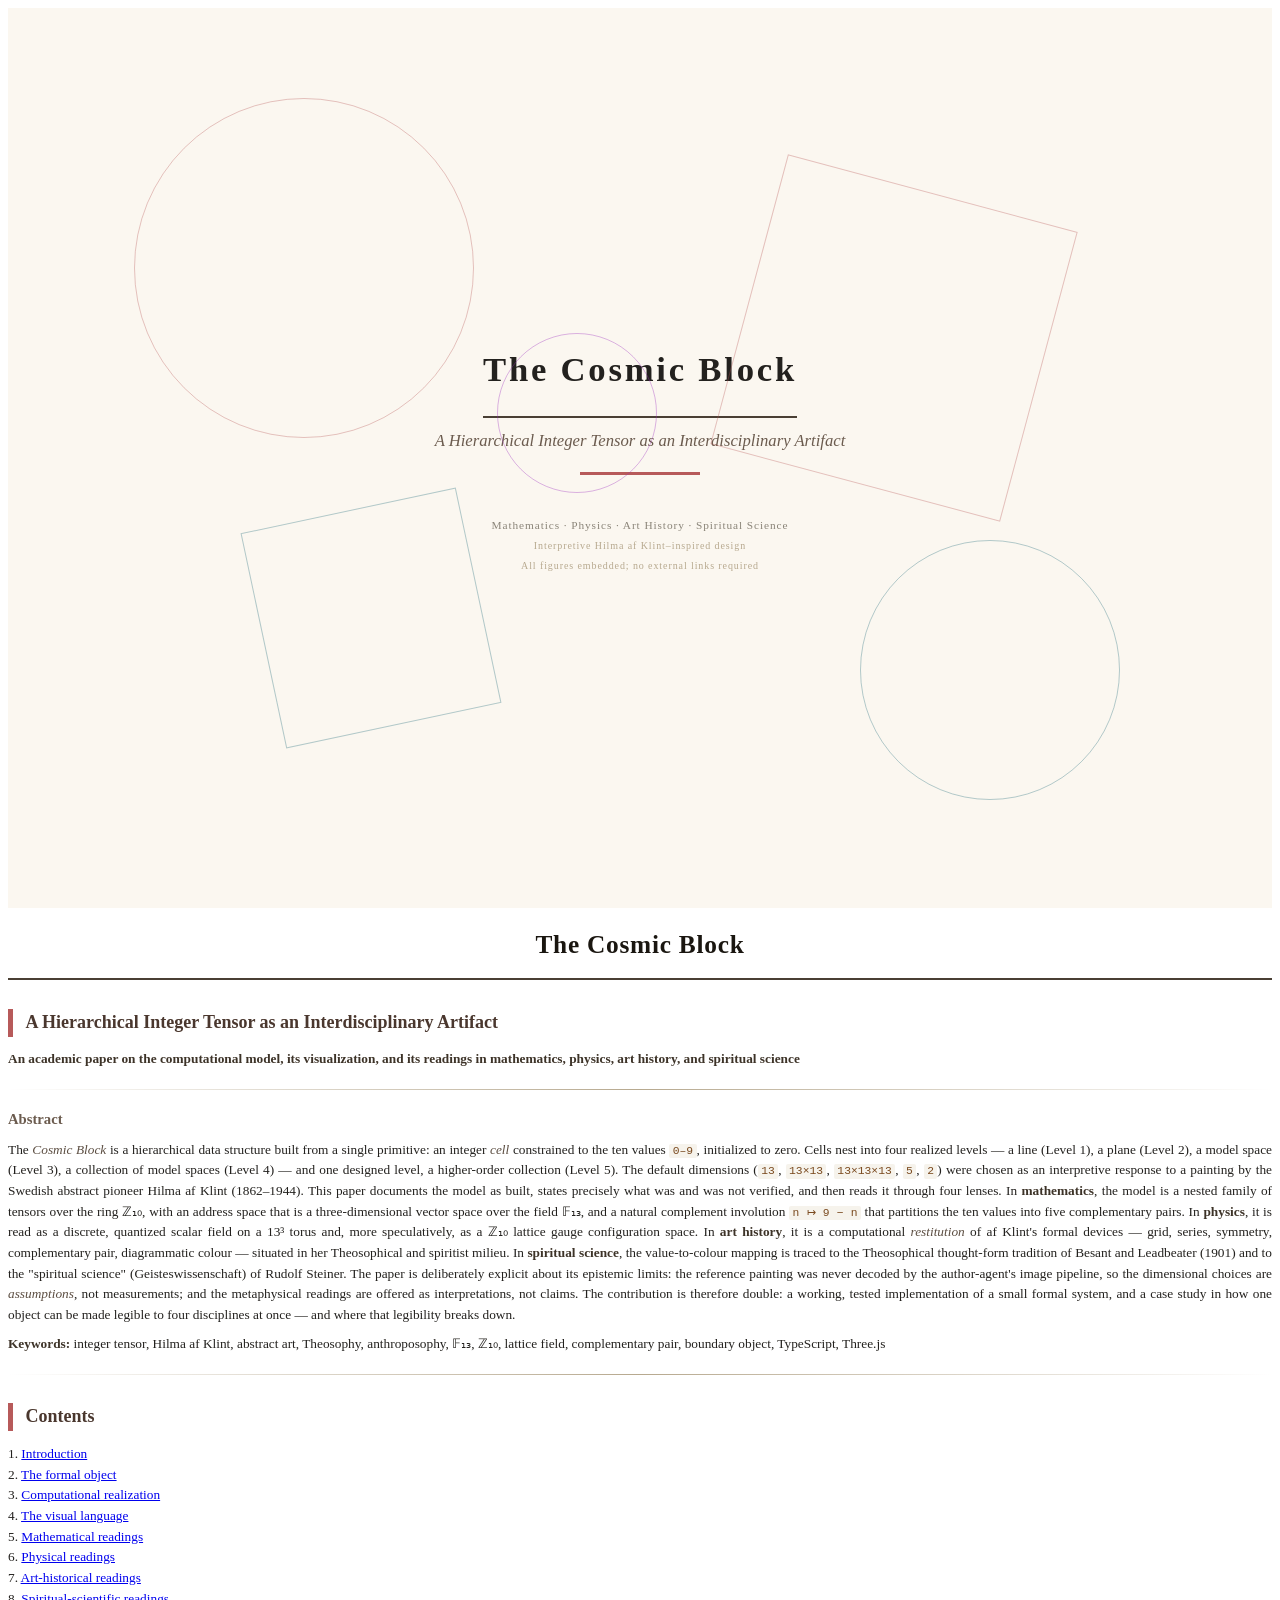
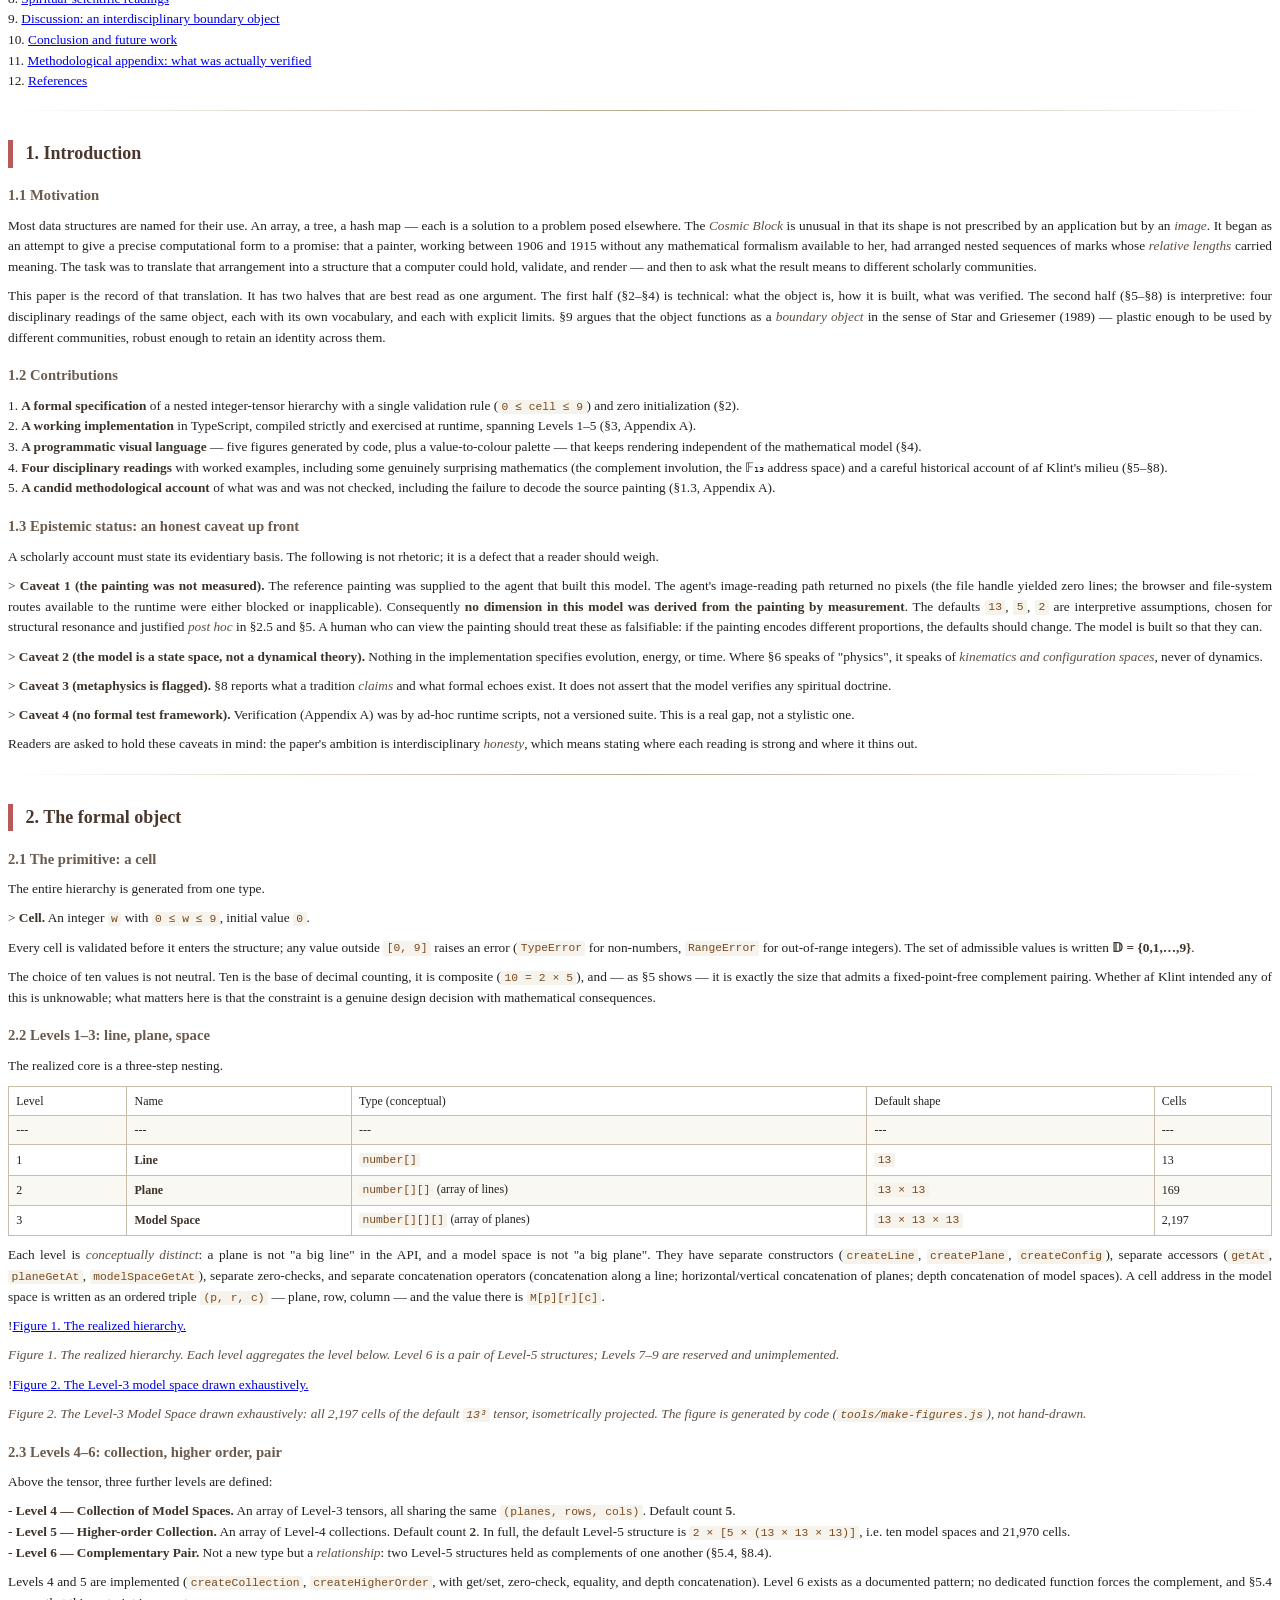
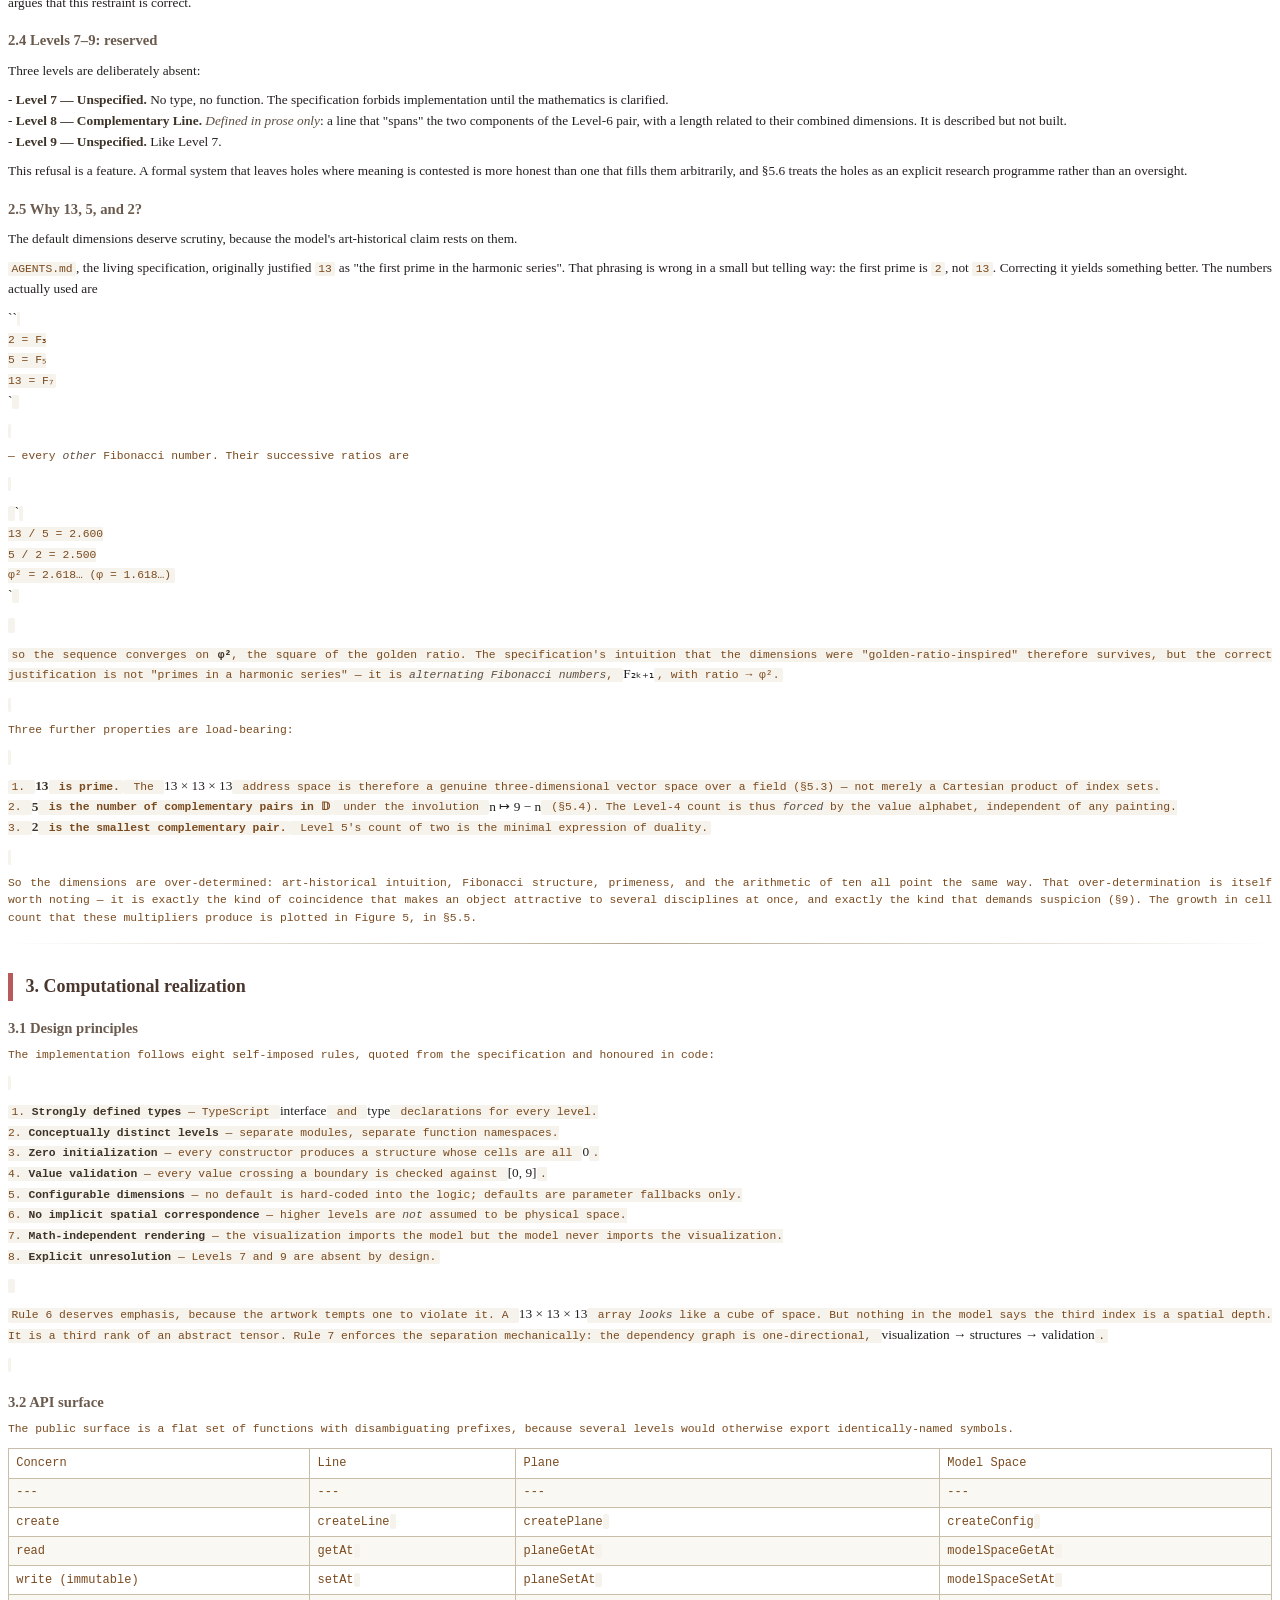
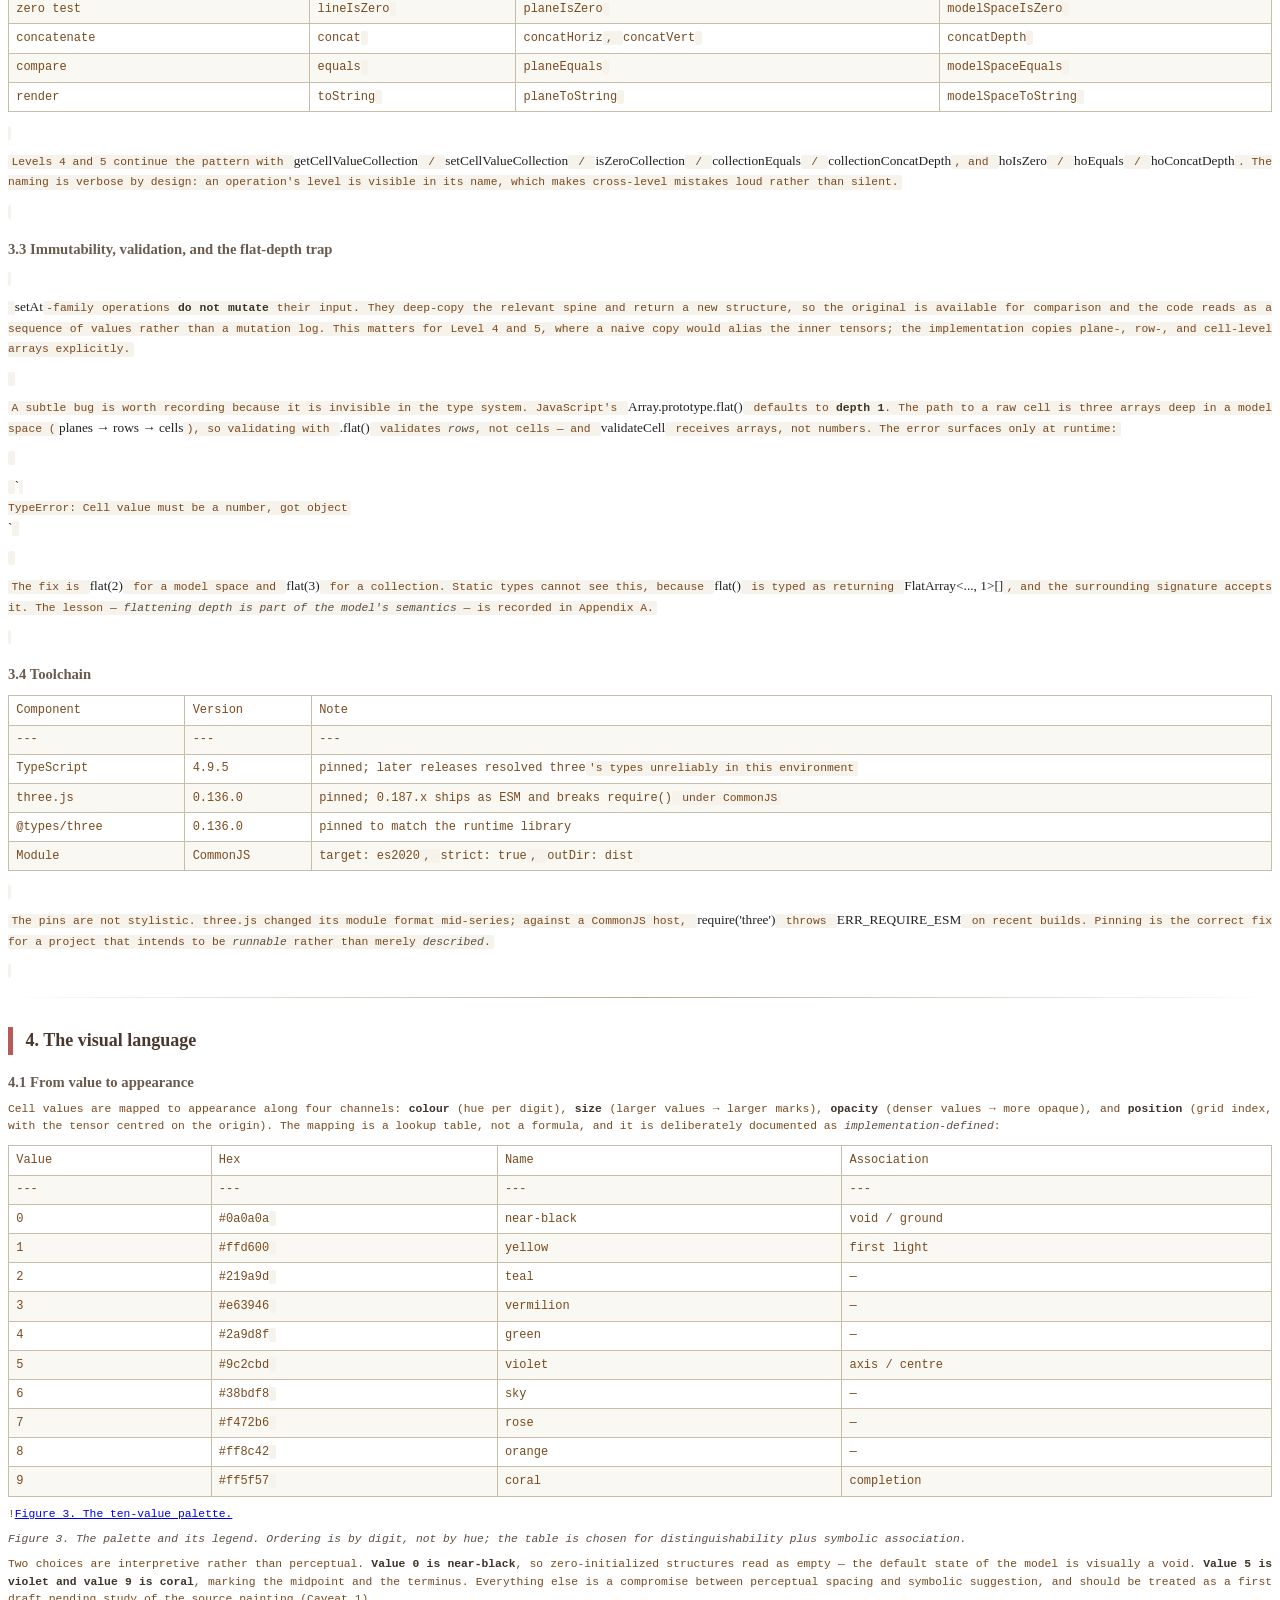
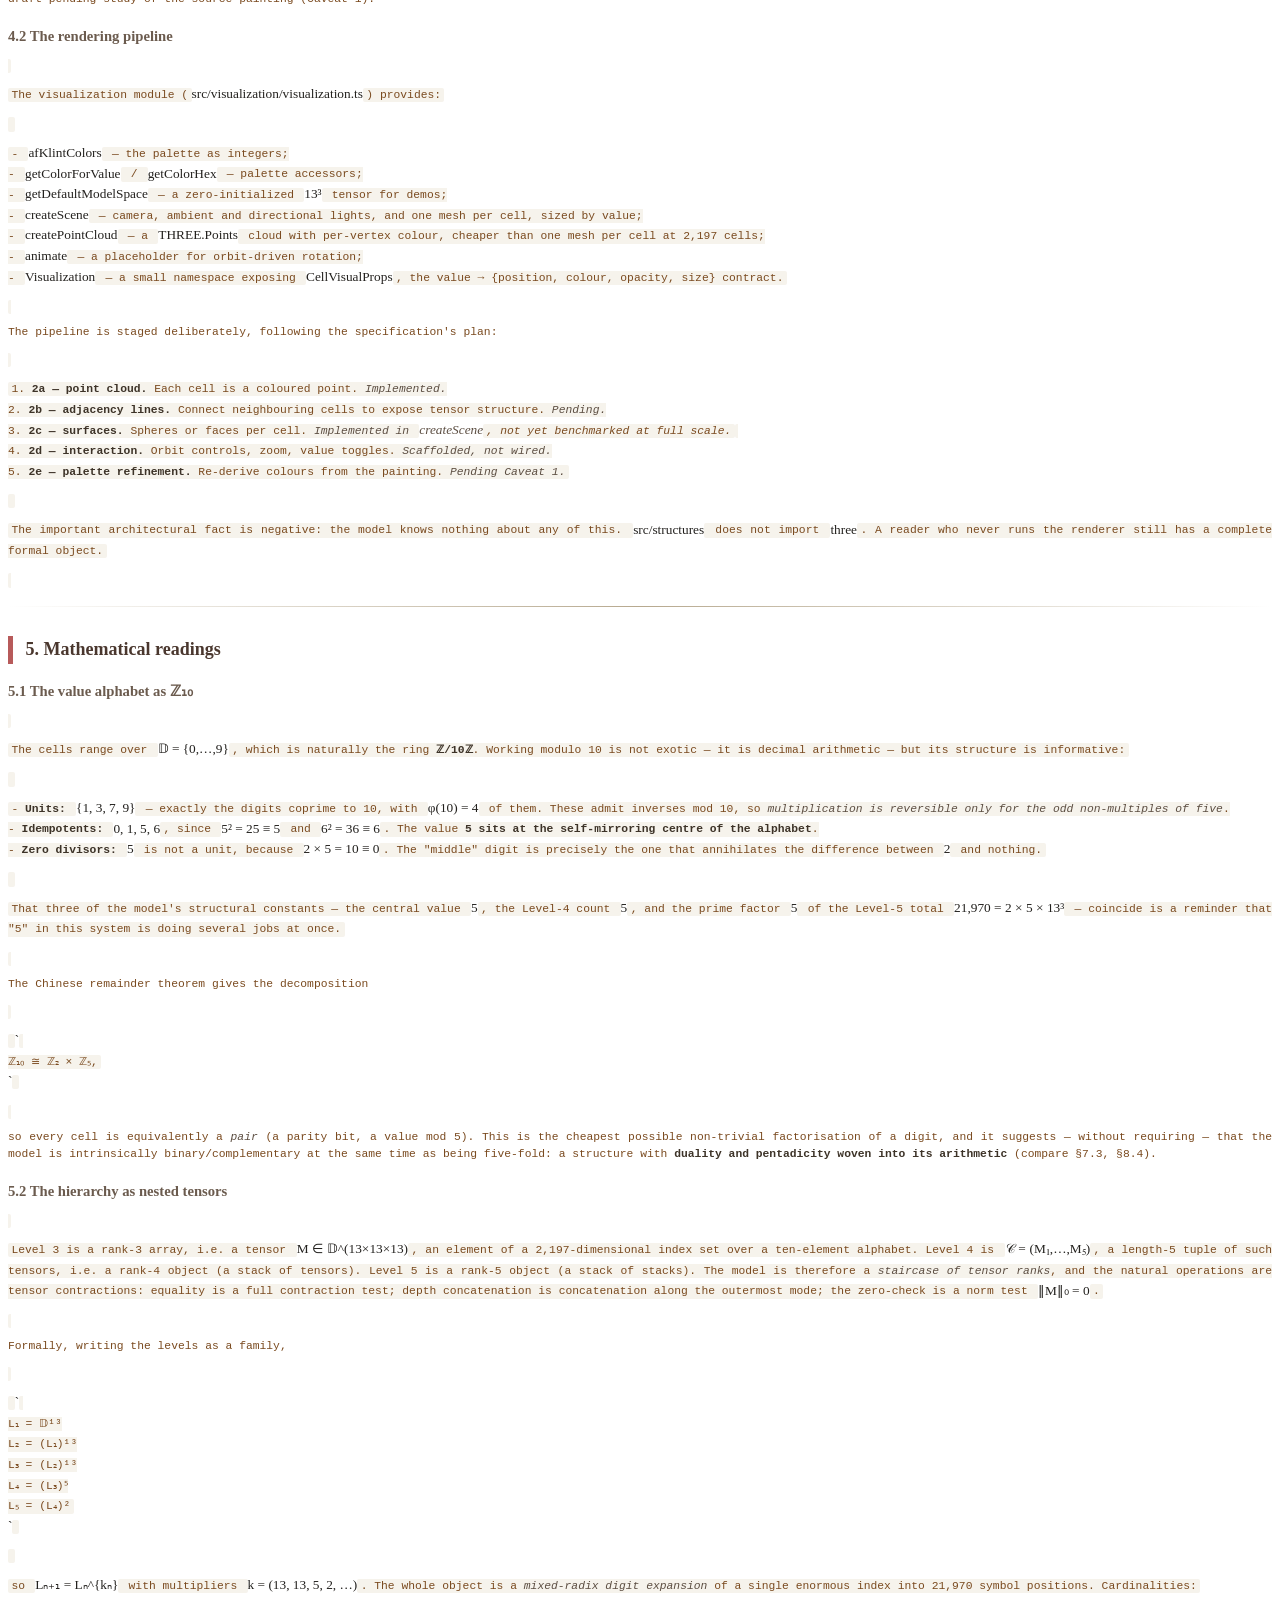
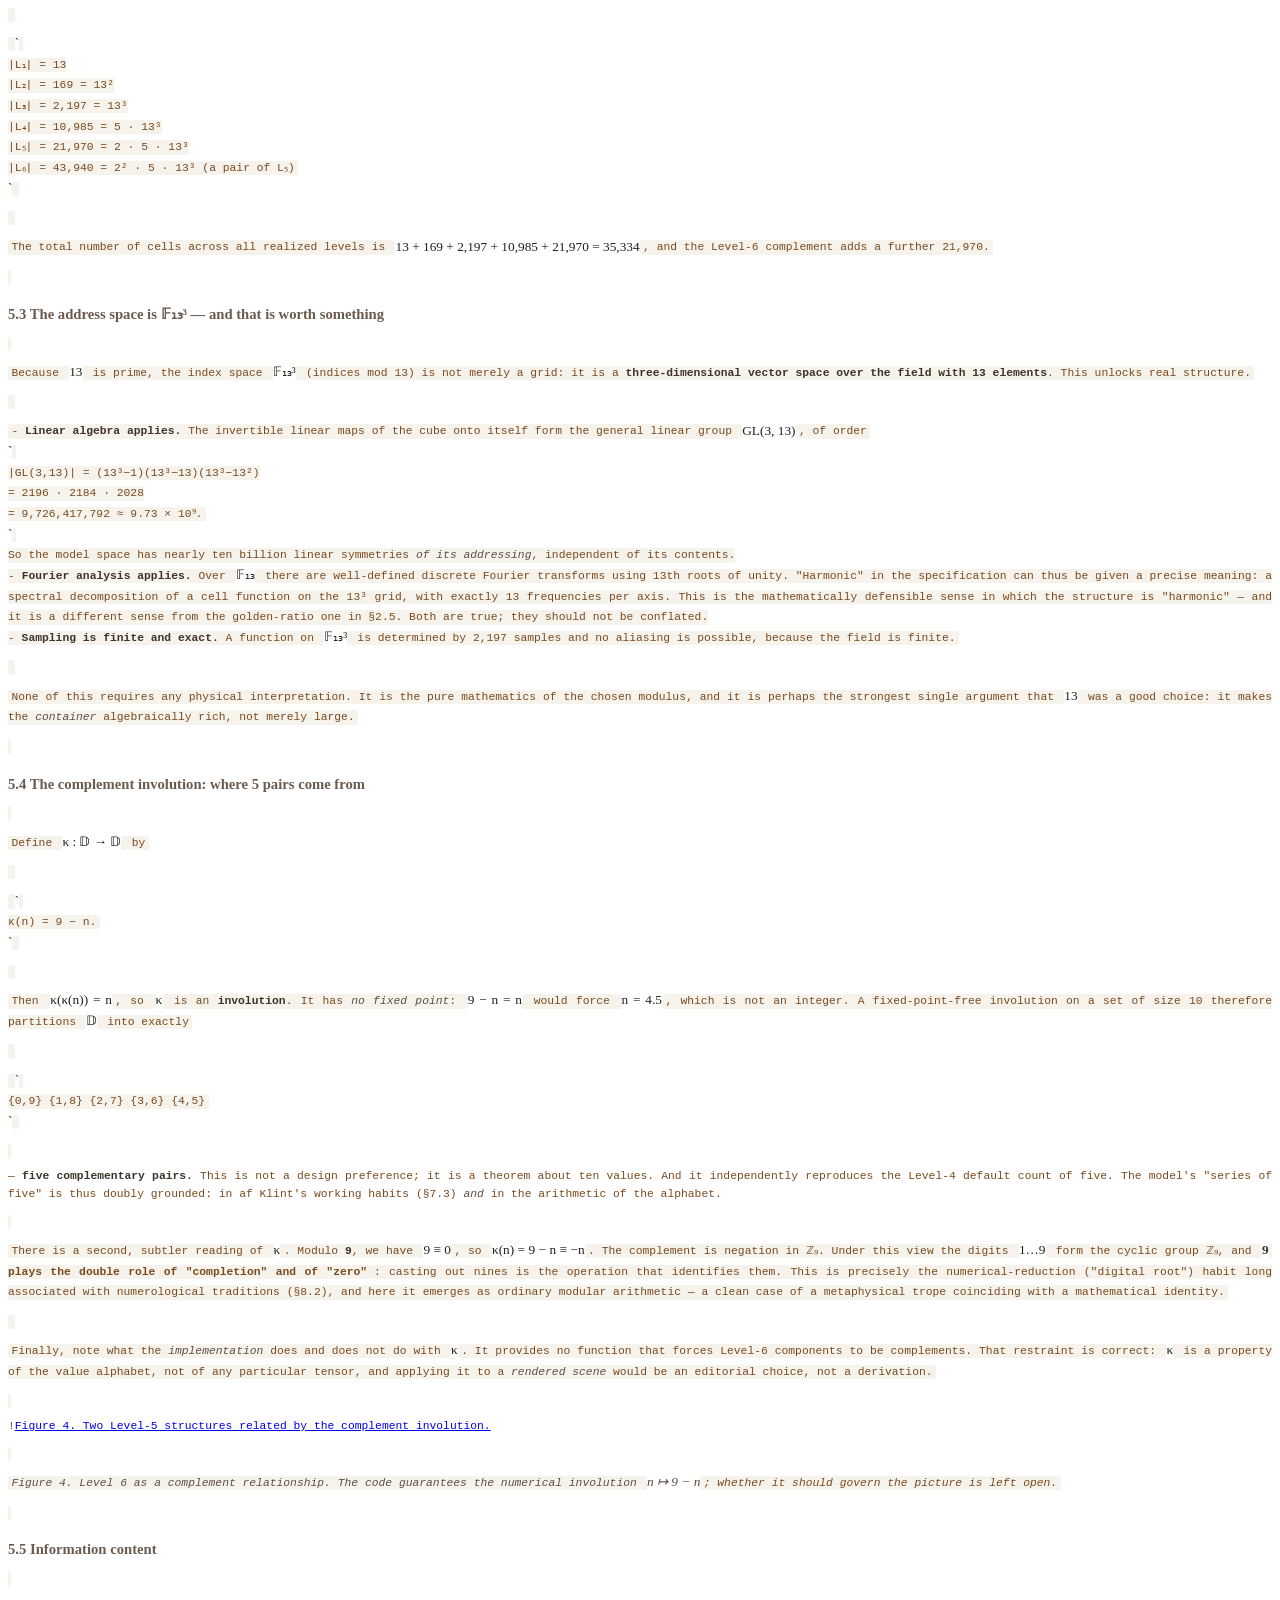
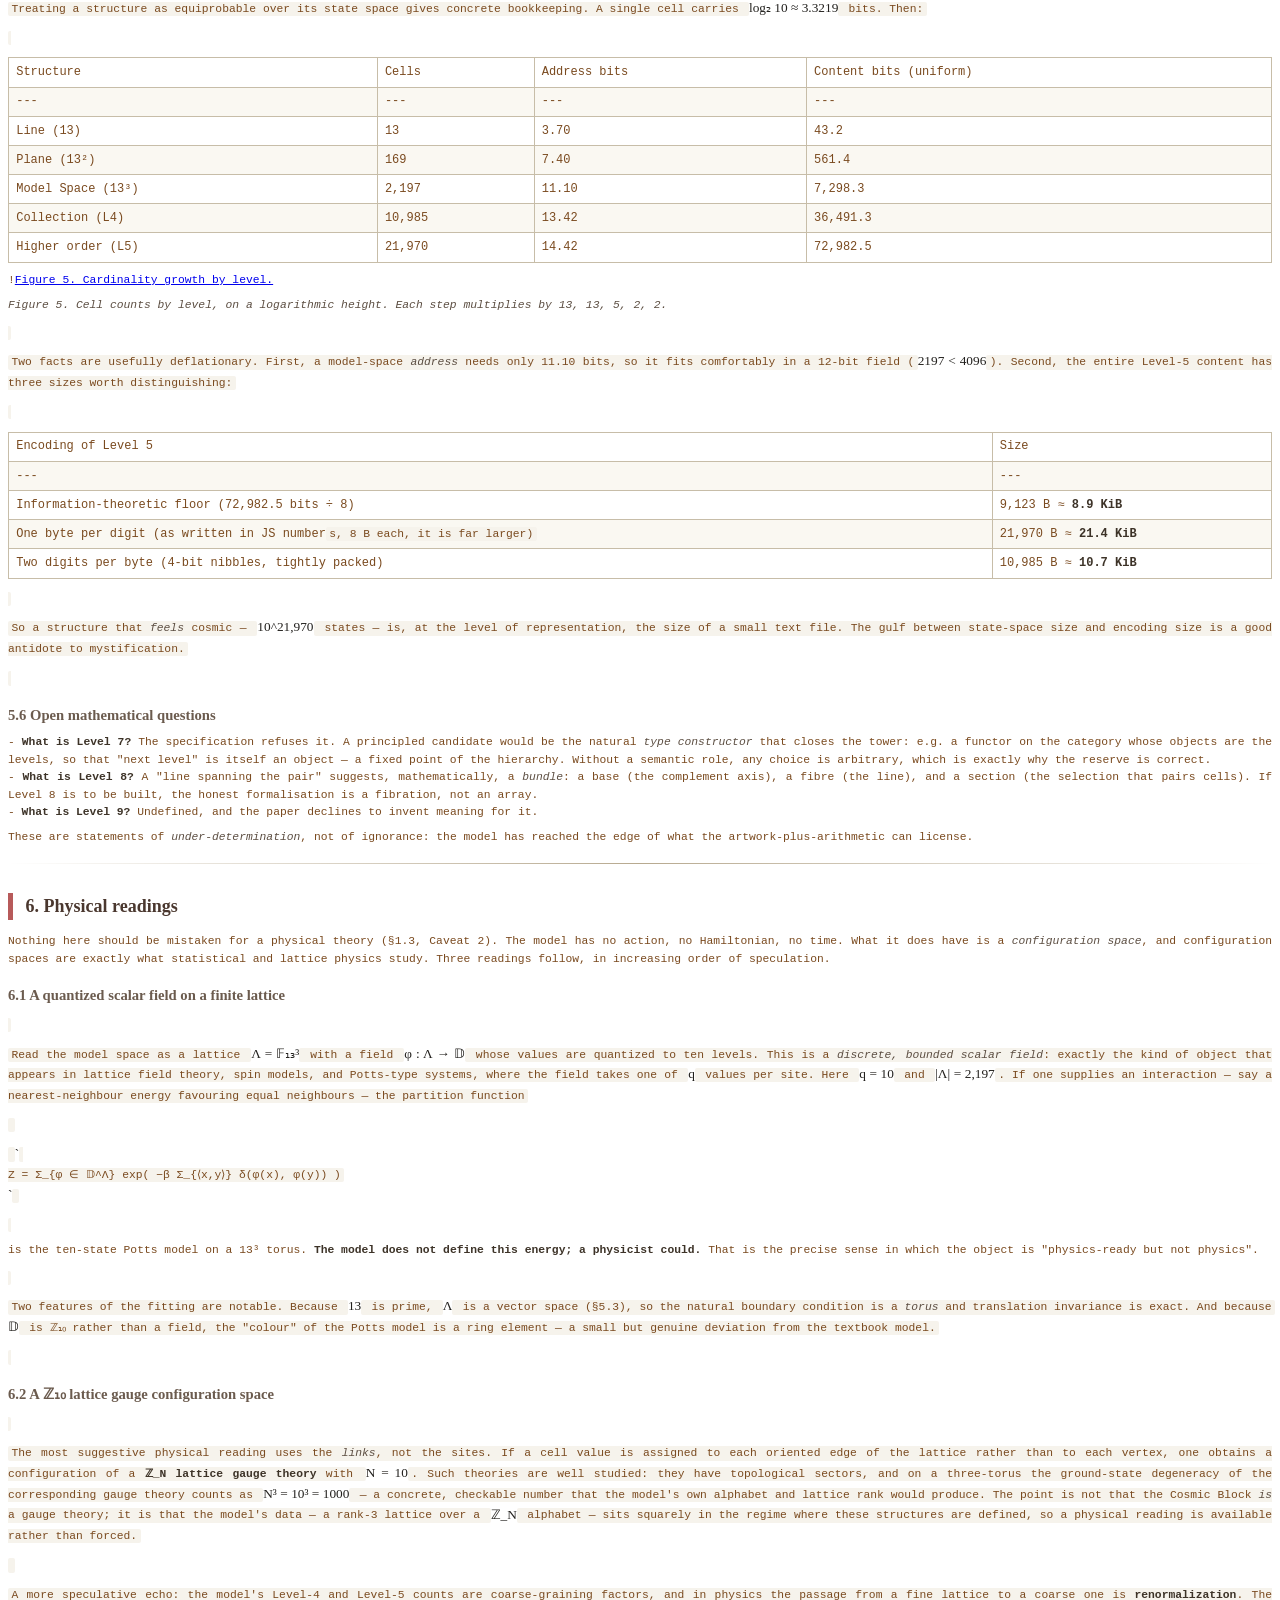
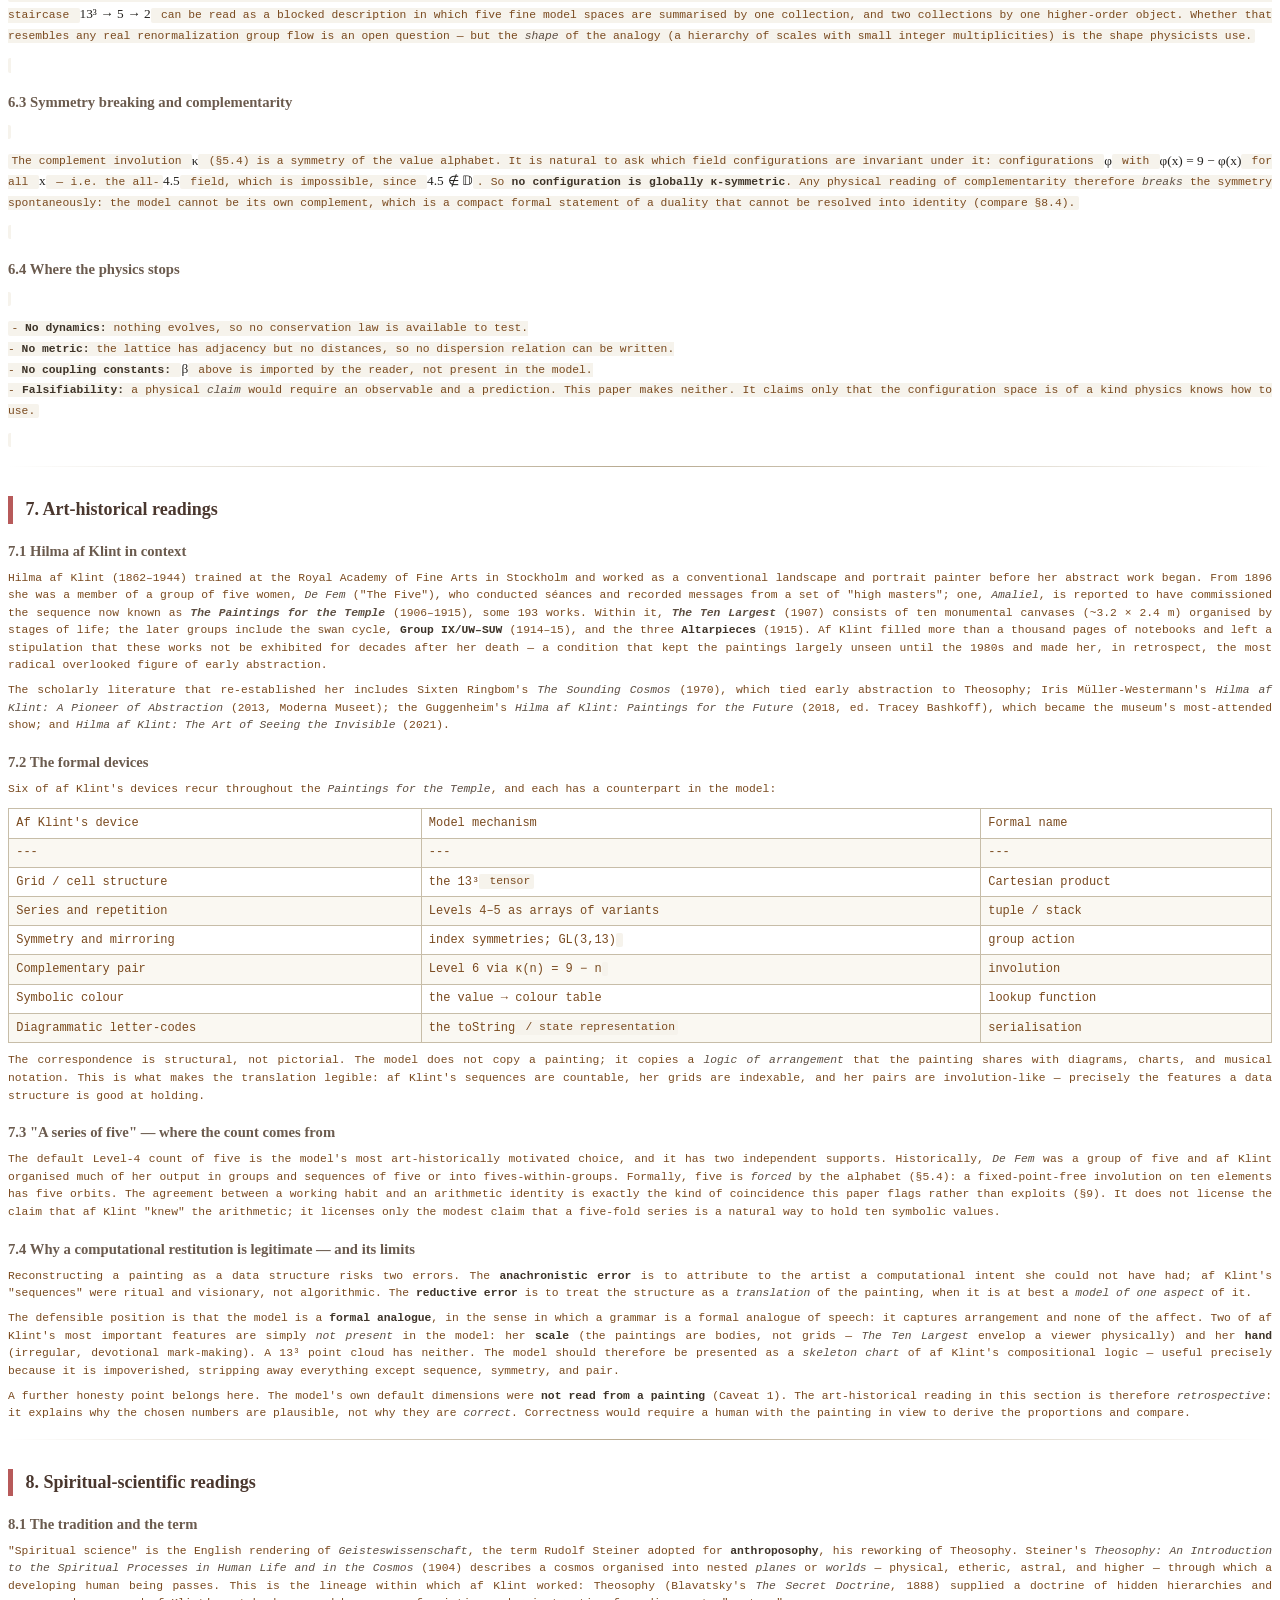
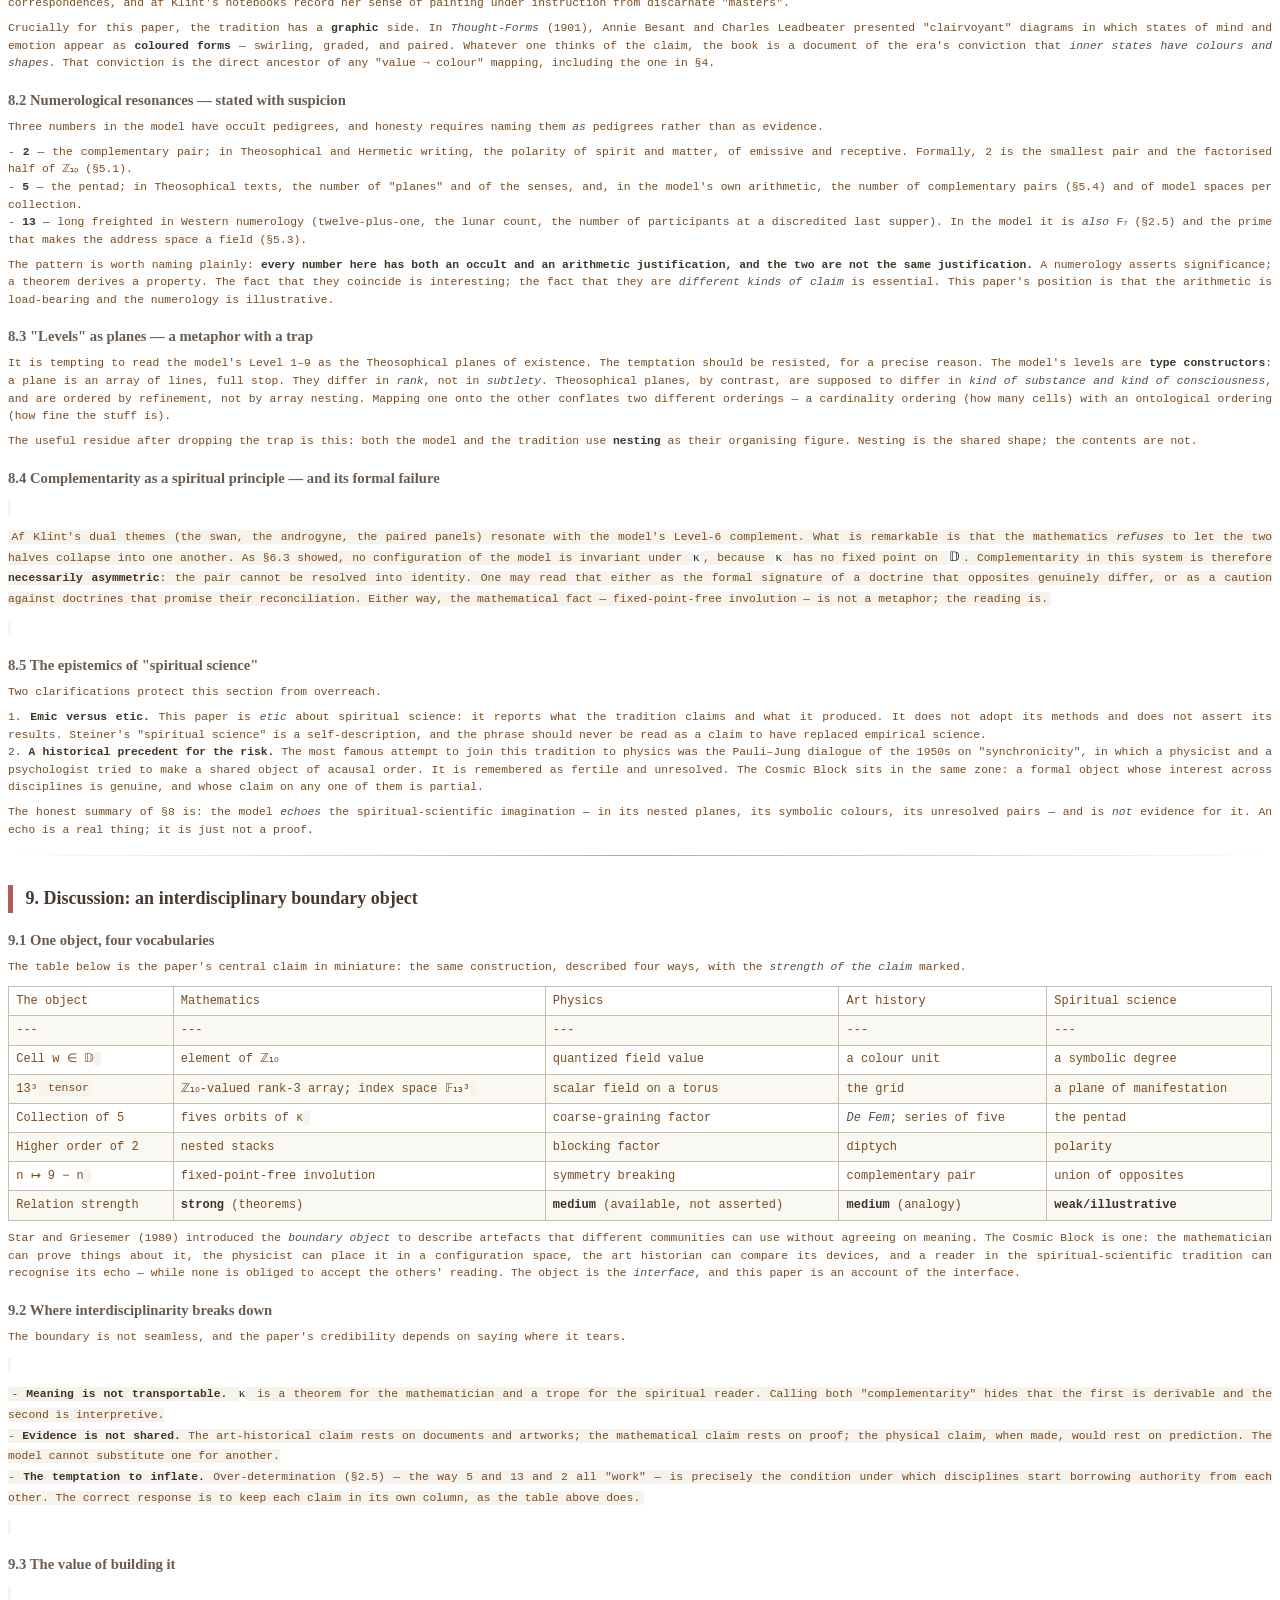
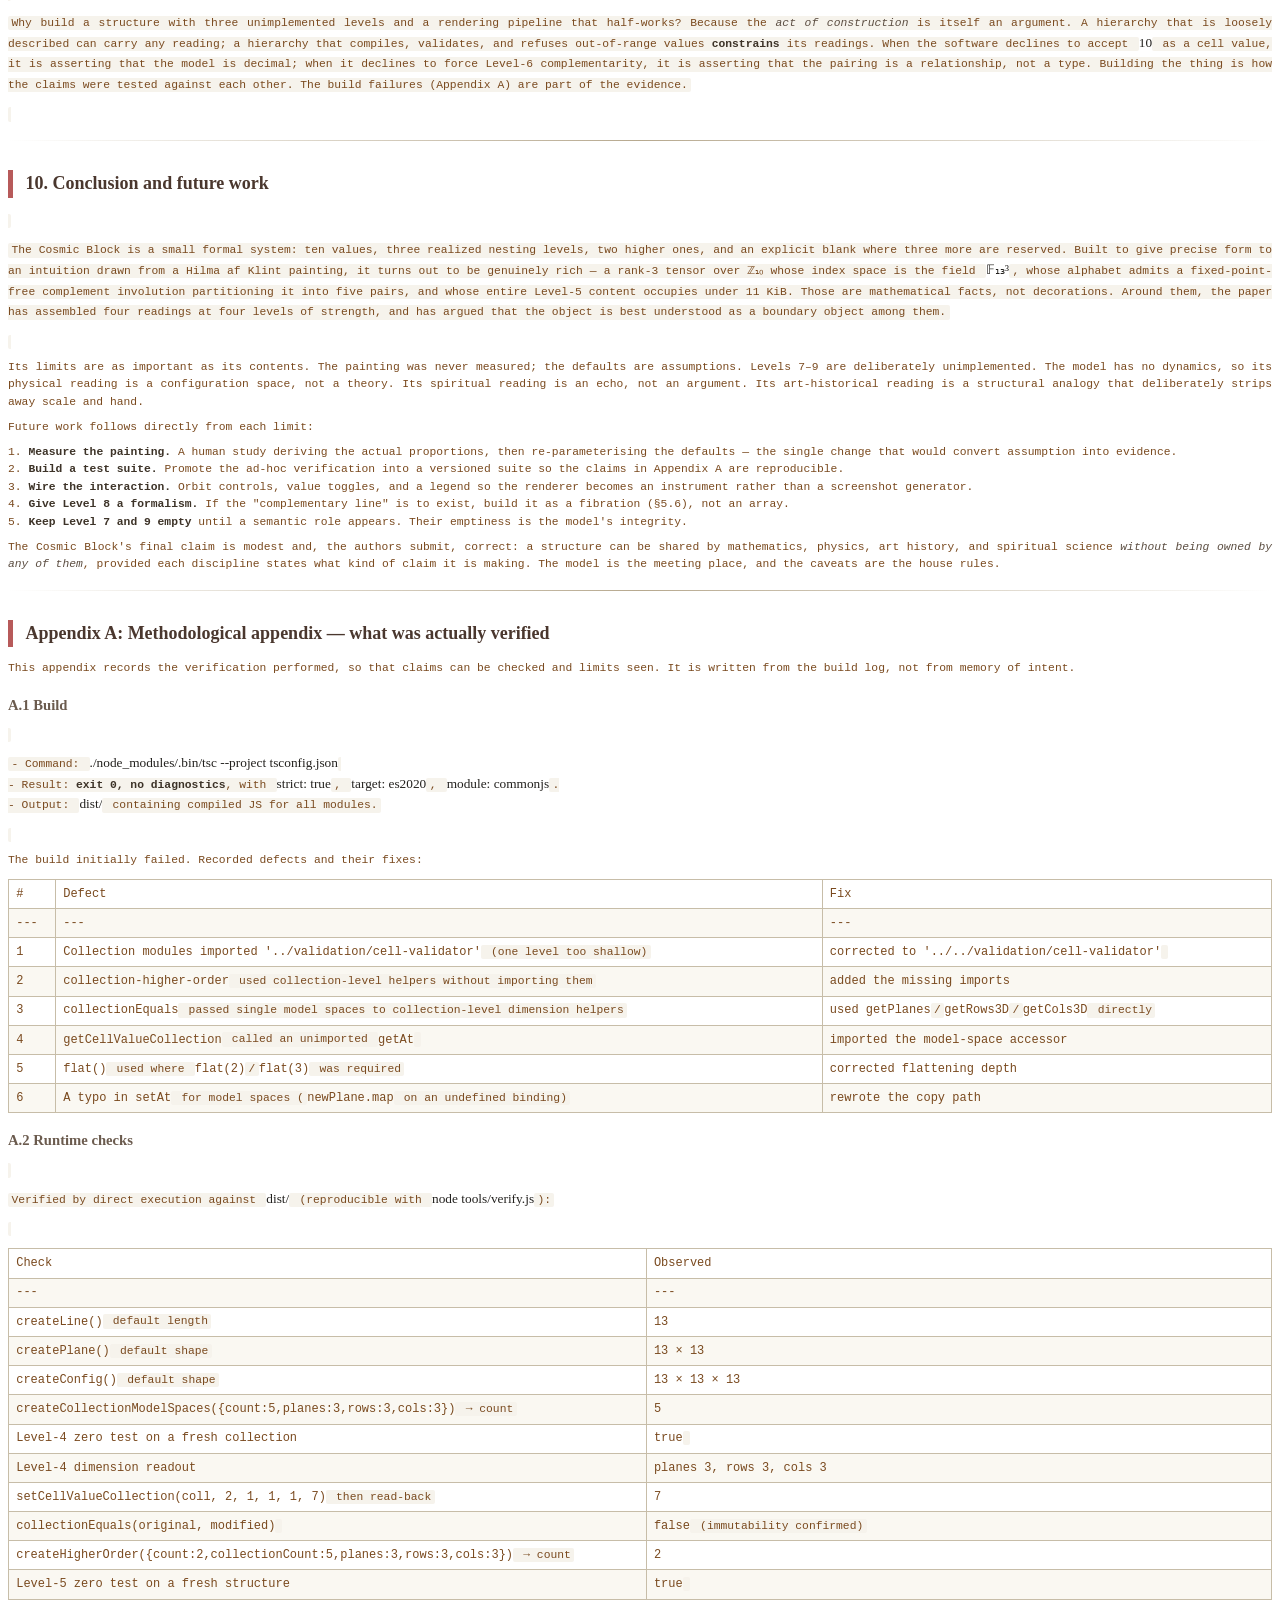
<file: PAPER-hilma.html>
<!DOCTYPE html>
<html lang="en">
<head>
<meta charset="utf-8">
<title>The Cosmic Block — Hilmaesque Edition</title>
<style>
@page {
  size: A4;
  margin: 18mm 16mm 20mm 16mm;
  @bottom-center {
    content: "The Cosmic Block — page " counter(page) " of " counter(pages);
    font-family: "Georgia", serif;
    font-size: 8pt;
    color: #8a8478;
    letter-spacing: 0.05em;
  }
  @top-right {
    content: "Cosmic Block";
    font-family: "Georgia", serif;
    font-size: 7.5pt;
    color: #b7a98f;
    letter-spacing: 0.1em;
  }
}
* { box-sizing: border-box; }
body {
  font-family: "Georgia", "Times New Roman", serif;
  font-size: 10pt;
  line-height: 1.55;
  color: #23211e;
}
h1, h2, h3 {
  font-family: "Georgia", "Times New Roman", serif;
  color: #1a1610;
}
h1 {
  font-size: 19pt;
  text-align: center;
  border-bottom: 2.5px solid #4a3f34;
  padding-bottom: 0.55em;
  margin-bottom: 1.1em;
  letter-spacing: 0.03em;
}
h2 {
  font-size: 13.5pt;
  border-left: 5px solid #b75a5a;
  padding-left: 0.7em;
  margin-top: 1.6em;
  margin-bottom: 0.7em;
  page-break-after: avoid;
  color: #4a372e;
}
h3 {
  font-size: 11pt;
  color: #6b5b4e;
  margin-top: 1.1em;
  margin-bottom: 0.5em;
  page-break-after: avoid;
}
p {
  margin: 0.65em 0;
  text-align: justify;
}
code {
  font-family: "Courier New", monospace;
  font-size: 8.5pt;
  background: #f6f3ec;
  padding: 0.1em 0.3em;
  border-radius: 2px;
  color: #7a4a1f;
}
strong { color: #3d3328; }
em { color: #5c4e42; }
hr.divider {
  border: none;
  height: 1px;
  background: linear-gradient(to right, transparent, #b7a98f, transparent);
  margin: 1.4em 0;
}
table {
  border-collapse: collapse;
  width: 100%;
  margin: 0.8em 0;
  font-size: 9pt;
}
th, td {
  border: 1px solid #c7bda8;
  padding: 0.4em 0.6em;
  text-align: left;
}
th { background: #f2efe5; color: #5c4e42; }
tr:nth-child(even) td { background: #faf8f2; }
ul, ol { margin: 0.6em 0; padding-left: 1.6em; }
li { margin: 0.25em 0; }
blockquote {
  margin: 0.8em 0;
  padding: 0.5em 1em;
  border-left: 4px solid #b75a5a;
  background: #fbf6f0;
  font-style: italic;
  color: #5c4e42;
}
.figure-img {
  max-width: 100%;
  height: auto;
  display: block;
  margin: 0.7em auto;
  page-break-inside: avoid;
  border: 1px solid #d8cfae;
  box-shadow: 0 2px 6px rgba(0,0,0,0.06);
}
.figcap {
  font-size: 8.5pt;
  font-style: italic;
  color: #7a7062;
  text-align: center;
  margin-top: 0.3em;
  margin-bottom: 1.2em;
  page-break-after: avoid;
}

/* ---------- Hilmaesque cover ---------- */
.cover {
  page-break-after: always;
  height: 100vh;
  display: flex;
  flex-direction: column;
  justify-content: center;
  align-items: center;
  text-align: center;
  position: relative;
  background: #fbf7f0;
}
.cover-geom {
  position: absolute;
  top: 0; left: 0; right: 0; bottom: 0;
  overflow: hidden;
  pointer-events: none;
  z-index: 0;
}
.shape {
  position: absolute;
  border: 1.5px solid;
  opacity: 0.35;
}
.shape-circle { border-radius: 50%; }
.shape-square { border-radius: 0; }
.shape-a { border-color: #b75a5a; }
.shape-b { border-color: #2a6f7f; }
.shape-c { border-color: #9c2cbd; }
.shape-circle.shape-a { width: 340px; height: 340px; top: 10%; left: 10%; }
.shape-circle.shape-b { width: 260px; height: 260px; bottom: 12%; right: 12%; }
.shape-square.shape-a { width: 300px; height: 300px; top: 20%; right: 18%; rotate: 15deg; }
.shape-square.shape-b { width: 220px; height: 220px; bottom: 20%; left: 20%; rotate: -12deg; }
.shape-circle.shape-c { width: 160px; height: 160px; top: 45%; left: 45%; transform: translate(-50%,-50%); }
.cover-content { position: relative; z-index: 1; }
.cover-title { font-size: 26pt; margin: 0; letter-spacing: 0.08em; color: #23211e; }
.cover-subtitle { font-size: 12.5pt; margin-top: 0.6em; color: #6b5b4e; font-style: italic; max-width: 80%; }
.cover-rule { width: 120px; height: 3px; background: #b75a5a; margin: 1.4em auto; }
.cover-meta { margin-top: 2em; font-size: 8.5pt; color: #8a8478; letter-spacing: 0.08em; }
.cover-note { font-size: 7.5pt; color: #b7a98f; margin-top: 0.4em; }
</style>
</head>
<body>

<div class="cover">
  <div class="cover-geom">
    <div class="shape shape-circle shape-a"></div>
    <div class="shape shape-circle shape-b"></div>
    <div class="shape shape-square shape-a"></div>
    <div class="shape shape-square shape-b"></div>
    <div class="shape shape-circle shape-c"></div>
  </div>
  <h1 class="cover-title">The Cosmic Block</h1>
  <div class="cover-subtitle">A Hierarchical Integer Tensor as an Interdisciplinary Artifact</div>
  <div class="cover-rule"></div>
  <div class="cover-meta">
    <div>Mathematics · Physics · Art History · Spiritual Science</div>
    <div class="cover-note">Interpretive Hilma af Klint–inspired design</div>
    <div class="cover-note">All figures embedded; no external links required</div>
  </div>
</div>

<h1>The Cosmic Block</h1>
<h2>A Hierarchical Integer Tensor as an Interdisciplinary Artifact</h2>
<p><strong>An academic paper on the computational model, its visualization, and its readings in mathematics, physics, art history, and spiritual science</strong></p>
<hr class="divider">
<h3>Abstract</h3>
<p>The <em>Cosmic Block</em> is a hierarchical data structure built from a single primitive: an integer <em>cell</em> constrained to the ten values <code>0–9</code>, initialized to zero. Cells nest into four realized levels — a line (Level 1), a plane (Level 2), a model space (Level 3), a collection of model spaces (Level 4) — and one designed level, a higher-order collection (Level 5). The default dimensions (<code>13</code>, <code>13×13</code>, <code>13×13×13</code>, <code>5</code>, <code>2</code>) were chosen as an interpretive response to a painting by the Swedish abstract pioneer Hilma af Klint (1862–1944). This paper documents the model as built, states precisely what was and was not verified, and then reads it through four lenses. In <strong>mathematics</strong>, the model is a nested family of tensors over the ring ℤ₁₀, with an address space that is a three-dimensional vector space over the field 𝔽₁₃, and a natural complement involution <code>n ↦ 9 − n</code> that partitions the ten values into five complementary pairs. In <strong>physics</strong>, it is read as a discrete, quantized scalar field on a 13³ torus and, more speculatively, as a ℤ₁₀ lattice gauge configuration space. In <strong>art history</strong>, it is a computational <em>restitution</em> of af Klint's formal devices — grid, series, symmetry, complementary pair, diagrammatic colour — situated in her Theosophical and spiritist milieu. In <strong>spiritual science</strong>, the value-to-colour mapping is traced to the Theosophical thought-form tradition of Besant and Leadbeater (1901) and to the "spiritual science" (Geisteswissenschaft) of Rudolf Steiner. The paper is deliberately explicit about its epistemic limits: the reference painting was never decoded by the author-agent's image pipeline, so the dimensional choices are <em>assumptions</em>, not measurements; and the metaphysical readings are offered as interpretations, not claims. The contribution is therefore double: a working, tested implementation of a small formal system, and a case study in how one object can be made legible to four disciplines at once — and where that legibility breaks down.</p>
<p><strong>Keywords:</strong> integer tensor, Hilma af Klint, abstract art, Theosophy, anthroposophy, 𝔽₁₃, ℤ₁₀, lattice field, complementary pair, boundary object, TypeScript, Three.js</p>
<hr class="divider">
<h2>Contents</h2>
<p>1. <a href="#1-introduction">Introduction</a><br>2. <a href="#2-the-formal-object">The formal object</a><br>3. <a href="#3-computational-realization">Computational realization</a><br>4. <a href="#4-the-visual-language">The visual language</a><br>5. <a href="#5-mathematical-readings">Mathematical readings</a><br>6. <a href="#6-physical-readings">Physical readings</a><br>7. <a href="#7-art-historical-readings">Art-historical readings</a><br>8. <a href="#8-spiritual-scientific-readings">Spiritual-scientific readings</a><br>9. <a href="#9-discussion-an-interdisciplinary-boundary-object">Discussion: an interdisciplinary boundary object</a><br>10. <a href="#10-conclusion-and-future-work">Conclusion and future work</a><br>11. <a href="#appendix-a-methodological-appendix-what-was-actually-verified">Methodological appendix: what was actually verified</a><br>12. <a href="#references">References</a></p>
<hr class="divider">
<h2>1. Introduction</h2>
<h3>1.1 Motivation</h3>
<p>Most data structures are named for their use. An array, a tree, a hash map — each is a solution to a problem posed elsewhere. The <em>Cosmic Block</em> is unusual in that its shape is not prescribed by an application but by an <em>image</em>. It began as an attempt to give a precise computational form to a promise: that a painter, working between 1906 and 1915 without any mathematical formalism available to her, had arranged nested sequences of marks whose <em>relative lengths</em> carried meaning. The task was to translate that arrangement into a structure that a computer could hold, validate, and render — and then to ask what the result means to different scholarly communities.</p>
<p>This paper is the record of that translation. It has two halves that are best read as one argument. The first half (§2–§4) is technical: what the object is, how it is built, what was verified. The second half (§5–§8) is interpretive: four disciplinary readings of the same object, each with its own vocabulary, and each with explicit limits. §9 argues that the object functions as a <em>boundary object</em> in the sense of Star and Griesemer (1989) — plastic enough to be used by different communities, robust enough to retain an identity across them.</p>
<h3>1.2 Contributions</h3>
<p>1. <strong>A formal specification</strong> of a nested integer-tensor hierarchy with a single validation rule (<code>0 ≤ cell ≤ 9</code>) and zero initialization (§2).<br>2. <strong>A working implementation</strong> in TypeScript, compiled strictly and exercised at runtime, spanning Levels 1–5 (§3, Appendix A).<br>3. <strong>A programmatic visual language</strong> — five figures generated by code, plus a value-to-colour palette — that keeps rendering independent of the mathematical model (§4).<br>4. <strong>Four disciplinary readings</strong> with worked examples, including some genuinely surprising mathematics (the complement involution, the 𝔽₁₃ address space) and a careful historical account of af Klint's milieu (§5–§8).<br>5. <strong>A candid methodological account</strong> of what was and was not checked, including the failure to decode the source painting (§1.3, Appendix A).</p>
<h3>1.3 Epistemic status: an honest caveat up front</h3>
<p>A scholarly account must state its evidentiary basis. The following is not rhetoric; it is a defect that a reader should weigh.</p>
<p>> <strong>Caveat 1 (the painting was not measured).</strong> The reference painting was supplied to the agent that built this model. The agent's image-reading path returned no pixels (the file handle yielded zero lines; the browser and file-system routes available to the runtime were either blocked or inapplicable). Consequently <strong>no dimension in this model was derived from the painting by measurement</strong>. The defaults <code>13</code>, <code>5</code>, <code>2</code> are interpretive assumptions, chosen for structural resonance and justified <em>post hoc</em> in §2.5 and §5. A human who can view the painting should treat these as falsifiable: if the painting encodes different proportions, the defaults should change. The model is built so that they can.</p>
<p>> <strong>Caveat 2 (the model is a state space, not a dynamical theory).</strong> Nothing in the implementation specifies evolution, energy, or time. Where §6 speaks of "physics", it speaks of <em>kinematics and configuration spaces</em>, never of dynamics.</p>
<p>> <strong>Caveat 3 (metaphysics is flagged).</strong> §8 reports what a tradition <em>claims</em> and what formal echoes exist. It does not assert that the model verifies any spiritual doctrine.</p>
<p>> <strong>Caveat 4 (no formal test framework).</strong> Verification (Appendix A) was by ad-hoc runtime scripts, not a versioned suite. This is a real gap, not a stylistic one.</p>
<p>Readers are asked to hold these caveats in mind: the paper's ambition is interdisciplinary <em>honesty</em>, which means stating where each reading is strong and where it thins out.</p>
<hr class="divider">
<h2>2. The formal object</h2>
<h3>2.1 The primitive: a cell</h3>
<p>The entire hierarchy is generated from one type.</p>
<p>> <strong>Cell.</strong> An integer <code>w</code> with <code>0 ≤ w ≤ 9</code>, initial value <code>0</code>.</p>
<p>Every cell is validated before it enters the structure; any value outside <code>[0, 9]</code> raises an error (<code>TypeError</code> for non-numbers, <code>RangeError</code> for out-of-range integers). The set of admissible values is written <strong>𝔻 = {0,1,…,9}</strong>.</p>
<p>The choice of ten values is not neutral. Ten is the base of decimal counting, it is composite (<code>10 = 2 × 5</code>), and — as §5 shows — it is exactly the size that admits a fixed-point-free complement pairing. Whether af Klint intended any of this is unknowable; what matters here is that the constraint is a genuine design decision with mathematical consequences.</p>
<h3>2.2 Levels 1–3: line, plane, space</h3>
<p>The realized core is a three-step nesting.</p>
<table><tbody><tr><td>Level</td><td>Name</td><td>Type (conceptual)</td><td>Default shape</td><td>Cells</td></tr>
<tr><td>---</td><td>---</td><td>---</td><td>---</td><td>---</td></tr>
<tr><td>1</td><td><strong>Line</strong></td><td><code>number[]</code></td><td><code>13</code></td><td>13</td></tr>
<tr><td>2</td><td><strong>Plane</strong></td><td><code>number[][]</code> (array of lines)</td><td><code>13 × 13</code></td><td>169</td></tr>
<tr><td>3</td><td><strong>Model Space</strong></td><td><code>number[][][]</code> (array of planes)</td><td><code>13 × 13 × 13</code></td><td>2,197</td></tr></tbody></table>
<p>Each level is <em>conceptually distinct</em>: a plane is not "a big line" in the API, and a model space is not "a big plane". They have separate constructors (<code>createLine</code>, <code>createPlane</code>, <code>createConfig</code>), separate accessors (<code>getAt</code>, <code>planeGetAt</code>, <code>modelSpaceGetAt</code>), separate zero-checks, and separate concatenation operators (concatenation along a line; horizontal/vertical concatenation of planes; depth concatenation of model spaces). A cell address in the model space is written as an ordered triple <code>(p, r, c)</code> — plane, row, column — and the value there is <code>M[p][r][c]</code>.</p>
<p>!<a href="figures/fig1-hierarchy.svg">Figure 1. The realized hierarchy.</a></p>
<p><em>Figure 1. The realized hierarchy. Each level aggregates the level below. Level 6 is a pair of Level-5 structures; Levels 7–9 are reserved and unimplemented.</em></p>
<p>!<a href="figures/fig2-lattice.svg">Figure 2. The Level-3 model space drawn exhaustively.</a></p>
<p><em>Figure 2. The Level-3 Model Space drawn exhaustively: all 2,197 cells of the default <code>13³</code> tensor, isometrically projected. The figure is generated by code (<code>tools/make-figures.js</code>), not hand-drawn.</em></p>
<h3>2.3 Levels 4–6: collection, higher order, pair</h3>
<p>Above the tensor, three further levels are defined:</p>
<p>- <strong>Level 4 — Collection of Model Spaces.</strong> An array of Level-3 tensors, all sharing the same <code>(planes, rows, cols)</code>. Default count <strong>5</strong>.<br>- <strong>Level 5 — Higher-order Collection.</strong> An array of Level-4 collections. Default count <strong>2</strong>. In full, the default Level-5 structure is <code>2 × [5 × (13 × 13 × 13)]</code>, i.e. ten model spaces and 21,970 cells.<br>- <strong>Level 6 — Complementary Pair.</strong> Not a new type but a <em>relationship</em>: two Level-5 structures held as complements of one another (§5.4, §8.4).</p>
<p>Levels 4 and 5 are implemented (<code>createCollection</code>, <code>createHigherOrder</code>, with get/set, zero-check, equality, and depth concatenation). Level 6 exists as a documented pattern; no dedicated function forces the complement, and §5.4 argues that this restraint is correct.</p>
<h3>2.4 Levels 7–9: reserved</h3>
<p>Three levels are deliberately absent:</p>
<p>- <strong>Level 7 — Unspecified.</strong> No type, no function. The specification forbids implementation until the mathematics is clarified.<br>- <strong>Level 8 — Complementary Line.</strong> <em>Defined in prose only</em>: a line that "spans" the two components of the Level-6 pair, with a length related to their combined dimensions. It is described but not built.<br>- <strong>Level 9 — Unspecified.</strong> Like Level 7.</p>
<p>This refusal is a feature. A formal system that leaves holes where meaning is contested is more honest than one that fills them arbitrarily, and §5.6 treats the holes as an explicit research programme rather than an oversight.</p>
<h3>2.5 Why 13, 5, and 2?</h3>
<p>The default dimensions deserve scrutiny, because the model's art-historical claim rests on them.</p>
<p><code>AGENTS.md</code>, the living specification, originally justified <code>13</code> as "the first prime in the harmonic series". That phrasing is wrong in a small but telling way: the first prime is <code>2</code>, not <code>13</code>. Correcting it yields something better. The numbers actually used are</p>
<p>``<code><br>2  = F₃<br>5  = F₅<br>13 = F₇<br></code>`<code></p>
<p>— every <em>other</em> Fibonacci number. Their successive ratios are</p>
<p></code>`<code><br>13 / 5 = 2.600<br> 5 / 2 = 2.500<br>φ²     = 2.618…     (φ = 1.618…)<br></code>`<code></p>
<p>so the sequence converges on <strong>φ²</strong>, the square of the golden ratio. The specification's intuition that the dimensions were "golden-ratio-inspired" therefore survives, but the correct justification is not "primes in a harmonic series" — it is <em>alternating Fibonacci numbers</em>, </code>F₂ₖ₊₁<code>, with ratio → φ².</p>
<p>Three further properties are load-bearing:</p>
<p>1. <strong></code>13<code> is prime.</strong> The </code>13 × 13 × 13<code> address space is therefore a genuine three-dimensional vector space over a field (§5.3) — not merely a Cartesian product of index sets.<br>2. <strong></code>5<code> is the number of complementary pairs in 𝔻</strong> under the involution </code>n ↦ 9 − n<code> (§5.4). The Level-4 count is thus <em>forced</em> by the value alphabet, independent of any painting.<br>3. <strong></code>2<code> is the smallest complementary pair.</strong> Level 5's count of two is the minimal expression of duality.</p>
<p>So the dimensions are over-determined: art-historical intuition, Fibonacci structure, primeness, and the arithmetic of ten all point the same way. That over-determination is itself worth noting — it is exactly the kind of coincidence that makes an object attractive to several disciplines at once, and exactly the kind that demands suspicion (§9). The growth in cell count that these multipliers produce is plotted in Figure 5, in §5.5.</p>
<hr class="divider">
<h2>3. Computational realization</h2>
<h3>3.1 Design principles</h3>
<p>The implementation follows eight self-imposed rules, quoted from the specification and honoured in code:</p>
<p>1. <strong>Strongly defined types</strong> — TypeScript </code>interface<code> and </code>type<code> declarations for every level.<br>2. <strong>Conceptually distinct levels</strong> — separate modules, separate function namespaces.<br>3. <strong>Zero initialization</strong> — every constructor produces a structure whose cells are all </code>0<code>.<br>4. <strong>Value validation</strong> — every value crossing a boundary is checked against </code>[0, 9]<code>.<br>5. <strong>Configurable dimensions</strong> — no default is hard-coded into the logic; defaults are parameter fallbacks only.<br>6. <strong>No implicit spatial correspondence</strong> — higher levels are <em>not</em> assumed to be physical space.<br>7. <strong>Math-independent rendering</strong> — the visualization imports the model but the model never imports the visualization.<br>8. <strong>Explicit unresolution</strong> — Levels 7 and 9 are absent by design.</p>
<p>Rule 6 deserves emphasis, because the artwork tempts one to violate it. A </code>13 × 13 × 13<code> array <em>looks</em> like a cube of space. But nothing in the model says the third index is a spatial depth. It is a third rank of an abstract tensor. Rule 7 enforces the separation mechanically: the dependency graph is one-directional, </code>visualization → structures → validation<code>.</p>
<h3>3.2 API surface</h3>
<p>The public surface is a flat set of functions with disambiguating prefixes, because several levels would otherwise export identically-named symbols.</p>
<table><tbody><tr><td>Concern</td><td>Line</td><td>Plane</td><td>Model Space</td></tr>
<tr><td>---</td><td>---</td><td>---</td><td>---</td></tr>
<tr><td>create</td><td></code>createLine<code></td><td></code>createPlane<code></td><td></code>createConfig<code></td></tr>
<tr><td>read</td><td></code>getAt<code></td><td></code>planeGetAt<code></td><td></code>modelSpaceGetAt<code></td></tr>
<tr><td>write (immutable)</td><td></code>setAt<code></td><td></code>planeSetAt<code></td><td></code>modelSpaceSetAt<code></td></tr>
<tr><td>zero test</td><td></code>lineIsZero<code></td><td></code>planeIsZero<code></td><td></code>modelSpaceIsZero<code></td></tr>
<tr><td>concatenate</td><td></code>concat<code></td><td></code>concatHoriz<code>, </code>concatVert<code></td><td></code>concatDepth<code></td></tr>
<tr><td>compare</td><td></code>equals<code></td><td></code>planeEquals<code></td><td></code>modelSpaceEquals<code></td></tr>
<tr><td>render</td><td></code>toString<code></td><td></code>planeToString<code></td><td></code>modelSpaceToString<code></td></tr></tbody></table>
<p>Levels 4 and 5 continue the pattern with </code>getCellValueCollection<code> / </code>setCellValueCollection<code> / </code>isZeroCollection<code> / </code>collectionEquals<code> / </code>collectionConcatDepth<code>, and </code>hoIsZero<code> / </code>hoEquals<code> / </code>hoConcatDepth<code>. The naming is verbose by design: an operation's level is visible in its name, which makes cross-level mistakes loud rather than silent.</p>
<h3>3.3 Immutability, validation, and the flat-depth trap</h3>
<p></code>setAt<code>-family operations <strong>do not mutate</strong> their input. They deep-copy the relevant spine and return a new structure, so the original is available for comparison and the code reads as a sequence of values rather than a mutation log. This matters for Level 4 and 5, where a naive copy would alias the inner tensors; the implementation copies plane-, row-, and cell-level arrays explicitly.</p>
<p>A subtle bug is worth recording because it is invisible in the type system. JavaScript's </code>Array.prototype.flat()<code> defaults to <strong>depth 1</strong>. The path to a raw cell is three arrays deep in a model space (</code>planes → rows → cells<code>), so validating with </code>.flat()<code> validates <em>rows</em>, not cells — and </code>validateCell<code> receives arrays, not numbers. The error surfaces only at runtime:</p>
<p></code>`<code><br>TypeError: Cell value must be a number, got object<br></code>`<code></p>
<p>The fix is </code>flat(2)<code> for a model space and </code>flat(3)<code> for a collection. Static types cannot see this, because </code>flat()<code> is typed as returning </code>FlatArray<..., 1>[]<code>, and the surrounding signature accepts it. The lesson — <em>flattening depth is part of the model's semantics</em> — is recorded in Appendix A.</p>
<h3>3.4 Toolchain</h3>
<table><tbody><tr><td>Component</td><td>Version</td><td>Note</td></tr>
<tr><td>---</td><td>---</td><td>---</td></tr>
<tr><td>TypeScript</td><td>4.9.5</td><td>pinned; later releases resolved </code>three<code>'s types unreliably in this environment</td></tr>
<tr><td>three.js</td><td>0.136.0</td><td>pinned; 0.187.x ships as ESM and breaks </code>require()<code> under CommonJS</td></tr>
<tr><td>@types/three</td><td>0.136.0</td><td>pinned to match the runtime library</td></tr>
<tr><td>Module</td><td>CommonJS</td><td></code>target: es2020<code>, </code>strict: true<code>, </code>outDir: dist<code></td></tr></tbody></table>
<p>The pins are not stylistic. three.js changed its module format mid-series; against a CommonJS host, </code>require('three')<code> throws </code>ERR_REQUIRE_ESM<code> on recent builds. Pinning is the correct fix for a project that intends to be <em>runnable</em> rather than merely <em>described</em>.</p>
<hr class="divider">
<h2>4. The visual language</h2>
<h3>4.1 From value to appearance</h3>
<p>Cell values are mapped to appearance along four channels: <strong>colour</strong> (hue per digit), <strong>size</strong> (larger values → larger marks), <strong>opacity</strong> (denser values → more opaque), and <strong>position</strong> (grid index, with the tensor centred on the origin). The mapping is a lookup table, not a formula, and it is deliberately documented as <em>implementation-defined</em>:</p>
<table><tbody><tr><td>Value</td><td>Hex</td><td>Name</td><td>Association</td></tr>
<tr><td>---</td><td>---</td><td>---</td><td>---</td></tr>
<tr><td>0</td><td></code>#0a0a0a<code></td><td>near-black</td><td>void / ground</td></tr>
<tr><td>1</td><td></code>#ffd600<code></td><td>yellow</td><td>first light</td></tr>
<tr><td>2</td><td></code>#219a9d<code></td><td>teal</td><td>—</td></tr>
<tr><td>3</td><td></code>#e63946<code></td><td>vermilion</td><td>—</td></tr>
<tr><td>4</td><td></code>#2a9d8f<code></td><td>green</td><td>—</td></tr>
<tr><td>5</td><td></code>#9c2cbd<code></td><td>violet</td><td>axis / centre</td></tr>
<tr><td>6</td><td></code>#38bdf8<code></td><td>sky</td><td>—</td></tr>
<tr><td>7</td><td></code>#f472b6<code></td><td>rose</td><td>—</td></tr>
<tr><td>8</td><td></code>#ff8c42<code></td><td>orange</td><td>—</td></tr>
<tr><td>9</td><td></code>#ff5f57<code></td><td>coral</td><td>completion</td></tr></tbody></table>
<p>!<a href="figures/fig3-palette.svg">Figure 3. The ten-value palette.</a></p>
<p><em>Figure 3. The palette and its legend. Ordering is by digit, not by hue; the table is chosen for distinguishability plus symbolic association.</em></p>
<p>Two choices are interpretive rather than perceptual. <strong>Value 0 is near-black</strong>, so zero-initialized structures read as empty — the default state of the model is visually a void. <strong>Value 5 is violet and value 9 is coral</strong>, marking the midpoint and the terminus. Everything else is a compromise between perceptual spacing and symbolic suggestion, and should be treated as a first draft pending study of the source painting (Caveat 1).</p>
<h3>4.2 The rendering pipeline</h3>
<p>The visualization module (</code>src/visualization/visualization.ts<code>) provides:</p>
<p>- </code>afKlintColors<code> — the palette as integers;<br>- </code>getColorForValue<code> / </code>getColorHex<code> — palette accessors;<br>- </code>getDefaultModelSpace<code> — a zero-initialized </code>13³<code> tensor for demos;<br>- </code>createScene<code> — camera, ambient and directional lights, and one mesh per cell, sized by value;<br>- </code>createPointCloud<code> — a </code>THREE.Points<code> cloud with per-vertex colour, cheaper than one mesh per cell at 2,197 cells;<br>- </code>animate<code> — a placeholder for orbit-driven rotation;<br>- </code>Visualization<code> — a small namespace exposing </code>CellVisualProps<code>, the value → {position, colour, opacity, size} contract.</p>
<p>The pipeline is staged deliberately, following the specification's plan:</p>
<p>1. <strong>2a — point cloud.</strong> Each cell is a coloured point. <em>Implemented.</em><br>2. <strong>2b — adjacency lines.</strong> Connect neighbouring cells to expose tensor structure. <em>Pending.</em><br>3. <strong>2c — surfaces.</strong> Spheres or faces per cell. <em>Implemented in </code>createScene<code>, not yet benchmarked at full scale.</em><br>4. <strong>2d — interaction.</strong> Orbit controls, zoom, value toggles. <em>Scaffolded, not wired.</em><br>5. <strong>2e — palette refinement.</strong> Re-derive colours from the painting. <em>Pending Caveat 1.</em></p>
<p>The important architectural fact is negative: the model knows nothing about any of this. </code>src/structures<code> does not import </code>three<code>. A reader who never runs the renderer still has a complete formal object.</p>
<hr class="divider">
<h2>5. Mathematical readings</h2>
<h3>5.1 The value alphabet as ℤ₁₀</h3>
<p>The cells range over </code>𝔻 = {0,…,9}<code>, which is naturally the ring <strong>ℤ/10ℤ</strong>. Working modulo 10 is not exotic — it is decimal arithmetic — but its structure is informative:</p>
<p>- <strong>Units:</strong> </code>{1, 3, 7, 9}<code> — exactly the digits coprime to 10, with </code>φ(10) = 4<code> of them. These admit inverses mod 10, so <em>multiplication is reversible only for the odd non-multiples of five</em>.<br>- <strong>Idempotents:</strong> </code>0, 1, 5, 6<code>, since </code>5² = 25 ≡ 5<code> and </code>6² = 36 ≡ 6<code>. The value <strong>5 sits at the self-mirroring centre of the alphabet</strong>.<br>- <strong>Zero divisors:</strong> </code>5<code> is not a unit, because </code>2 × 5 = 10 ≡ 0<code>. The "middle" digit is precisely the one that annihilates the difference between </code>2<code> and nothing.</p>
<p>That three of the model's structural constants — the central value </code>5<code>, the Level-4 count </code>5<code>, and the prime factor </code>5<code> of the Level-5 total </code>21,970 = 2 × 5 × 13³<code> — coincide is a reminder that "5" in this system is doing several jobs at once.</p>
<p>The Chinese remainder theorem gives the decomposition</p>
<p></code>`<code><br>ℤ₁₀  ≅  ℤ₂ × ℤ₅,<br></code>`<code></p>
<p>so every cell is equivalently a <em>pair</em> (a parity bit, a value mod 5). This is the cheapest possible non-trivial factorisation of a digit, and it suggests — without requiring — that the model is intrinsically binary/complementary at the same time as being five-fold: a structure with <strong>duality and pentadicity woven into its arithmetic</strong> (compare §7.3, §8.4).</p>
<h3>5.2 The hierarchy as nested tensors</h3>
<p>Level 3 is a rank-3 array, i.e. a tensor </code>M ∈ 𝔻^(13×13×13)<code>, an element of a 2,197-dimensional index set over a ten-element alphabet. Level 4 is </code>𝒞 = (M₁,…,M₅)<code>, a length-5 tuple of such tensors, i.e. a rank-4 object (a stack of tensors). Level 5 is a rank-5 object (a stack of stacks). The model is therefore a <em>staircase of tensor ranks</em>, and the natural operations are tensor contractions: equality is a full contraction test; depth concatenation is concatenation along the outermost mode; the zero-check is a norm test </code>‖M‖₀ = 0<code>.</p>
<p>Formally, writing the levels as a family,</p>
<p></code>`<code><br>L₁ = 𝔻¹³<br>L₂ = (L₁)¹³<br>L₃ = (L₂)¹³<br>L₄ = (L₃)⁵<br>L₅ = (L₄)²<br></code>`<code></p>
<p>so </code>Lₙ₊₁ = Lₙ^{kₙ}<code> with multipliers </code>k = (13, 13, 5, 2, …)<code>. The whole object is a <em>mixed-radix digit expansion</em> of a single enormous index into 21,970 symbol positions. Cardinalities:</p>
<p></code>`<code><br>|L₁| =        13<br>|L₂| =       169  = 13²<br>|L₃| =     2,197  = 13³<br>|L₄| =    10,985  = 5 · 13³<br>|L₅| =    21,970  = 2 · 5 · 13³<br>|L₆| =    43,940  = 2² · 5 · 13³   (a pair of L₅)<br></code>`<code></p>
<p>The total number of cells across all realized levels is </code>13 + 169 + 2,197 + 10,985 + 21,970 = 35,334<code>, and the Level-6 complement adds a further 21,970.</p>
<h3>5.3 The address space is 𝔽₁₃³ — and that is worth something</h3>
<p>Because </code>13<code> is prime, the index space </code>𝔽₁₃³<code> (indices mod 13) is not merely a grid: it is a <strong>three-dimensional vector space over the field with 13 elements</strong>. This unlocks real structure.</p>
<p>- <strong>Linear algebra applies.</strong> The invertible linear maps of the cube onto itself form the general linear group </code>GL(3, 13)<code>, of order<br>  </code>`<code><br>  |GL(3,13)| = (13³−1)(13³−13)(13³−13²)<br>             = 2196 · 2184 · 2028<br>             = 9,726,417,792  ≈ 9.73 × 10⁹.<br>  </code>`<code><br>  So the model space has nearly ten billion linear symmetries <em>of its addressing</em>, independent of its contents.<br>- <strong>Fourier analysis applies.</strong> Over </code>𝔽₁₃<code> there are well-defined discrete Fourier transforms using 13th roots of unity. "Harmonic" in the specification can thus be given a precise meaning: a spectral decomposition of a cell function on the 13³ grid, with exactly 13 frequencies per axis. This is the mathematically defensible sense in which the structure is "harmonic" — and it is a different sense from the golden-ratio one in §2.5. Both are true; they should not be conflated.<br>- <strong>Sampling is finite and exact.</strong> A function on </code>𝔽₁₃³<code> is determined by 2,197 samples and no aliasing is possible, because the field is finite.</p>
<p>None of this requires any physical interpretation. It is the pure mathematics of the chosen modulus, and it is perhaps the strongest single argument that </code>13<code> was a good choice: it makes the <em>container</em> algebraically rich, not merely large.</p>
<h3>5.4 The complement involution: where 5 pairs come from</h3>
<p>Define </code>κ : 𝔻 → 𝔻<code> by</p>
<p></code>`<code><br>κ(n) = 9 − n.<br></code>`<code></p>
<p>Then </code>κ(κ(n)) = n<code>, so </code>κ<code> is an <strong>involution</strong>. It has <em>no fixed point</em>: </code>9 − n = n<code> would force </code>n = 4.5<code>, which is not an integer. A fixed-point-free involution on a set of size 10 therefore partitions </code>𝔻<code> into exactly</p>
<p></code>`<code><br>{0,9}  {1,8}  {2,7}  {3,6}  {4,5}<br></code>`<code></p>
<p>— <strong>five complementary pairs.</strong> This is not a design preference; it is a theorem about ten values. And it independently reproduces the Level-4 default count of five. The model's "series of five" is thus doubly grounded: in af Klint's working habits (§7.3) <em>and</em> in the arithmetic of the alphabet.</p>
<p>There is a second, subtler reading of </code>κ<code>. Modulo <strong>9</strong>, we have </code>9 ≡ 0<code>, so </code>κ(n) = 9 − n ≡ −n<code>. The complement is negation in ℤ₉. Under this view the digits </code>1…9<code> form the cyclic group ℤ₉, and <strong></code>9<code> plays the double role of "completion" and of "zero"</strong>: casting out nines is the operation that identifies them. This is precisely the numerical-reduction ("digital root") habit long associated with numerological traditions (§8.2), and here it emerges as ordinary modular arithmetic — a clean case of a metaphysical trope coinciding with a mathematical identity.</p>
<p>Finally, note what the <em>implementation</em> does and does not do with </code>κ<code>. It provides no function that forces Level-6 components to be complements. That restraint is correct: </code>κ<code> is a property of the value alphabet, not of any particular tensor, and applying it to a <em>rendered scene</em> would be an editorial choice, not a derivation.</p>
<p>!<a href="figures/fig4-complement.svg">Figure 4. Two Level-5 structures related by the complement involution.</a></p>
<p><em>Figure 4. Level 6 as a complement relationship. The code guarantees the numerical involution </code>n ↦ 9 − n<code>; whether it should govern the picture is left open.</em></p>
<h3>5.5 Information content</h3>
<p>Treating a structure as equiprobable over its state space gives concrete bookkeeping. A single cell carries </code>log₂ 10 ≈ 3.3219<code> bits. Then:</p>
<table><tbody><tr><td>Structure</td><td>Cells</td><td>Address bits</td><td>Content bits (uniform)</td></tr>
<tr><td>---</td><td>---</td><td>---</td><td>---</td></tr>
<tr><td>Line (13)</td><td>13</td><td>3.70</td><td>43.2</td></tr>
<tr><td>Plane (13²)</td><td>169</td><td>7.40</td><td>561.4</td></tr>
<tr><td>Model Space (13³)</td><td>2,197</td><td>11.10</td><td>7,298.3</td></tr>
<tr><td>Collection (L4)</td><td>10,985</td><td>13.42</td><td>36,491.3</td></tr>
<tr><td>Higher order (L5)</td><td>21,970</td><td>14.42</td><td>72,982.5</td></tr></tbody></table>
<p>!<a href="figures/fig5-cardinality.svg">Figure 5. Cardinality growth by level.</a></p>
<p><em>Figure 5. Cell counts by level, on a logarithmic height. Each step multiplies by 13, 13, 5, 2, 2.</em></p>
<p>Two facts are usefully deflationary. First, a model-space <em>address</em> needs only 11.10 bits, so it fits comfortably in a 12-bit field (</code>2197 < 4096<code>). Second, the entire Level-5 content has three sizes worth distinguishing:</p>
<table><tbody><tr><td>Encoding of Level 5</td><td>Size</td></tr>
<tr><td>---</td><td>---</td></tr>
<tr><td>Information-theoretic floor (72,982.5 bits ÷ 8)</td><td>9,123 B ≈ <strong>8.9 KiB</strong></td></tr>
<tr><td>One byte per digit (as written in JS </code>number<code>s, 8 B each, it is far larger)</td><td>21,970 B ≈ <strong>21.4 KiB</strong></td></tr>
<tr><td>Two digits per byte (4-bit nibbles, tightly packed)</td><td>10,985 B ≈ <strong>10.7 KiB</strong></td></tr></tbody></table>
<p>So a structure that <em>feels</em> cosmic — </code>10^21,970<code> states — is, at the level of representation, the size of a small text file. The gulf between state-space size and encoding size is a good antidote to mystification.</p>
<h3>5.6 Open mathematical questions</h3>
<p>- <strong>What is Level 7?</strong> The specification refuses it. A principled candidate would be the natural <em>type constructor</em> that closes the tower: e.g. a functor on the category whose objects are the levels, so that "next level" is itself an object — a fixed point of the hierarchy. Without a semantic role, any choice is arbitrary, which is exactly why the reserve is correct.<br>- <strong>What is Level 8?</strong> A "line spanning the pair" suggests, mathematically, a <em>bundle</em>: a base (the complement axis), a fibre (the line), and a section (the selection that pairs cells). If Level 8 is to be built, the honest formalisation is a fibration, not an array.<br>- <strong>What is Level 9?</strong> Undefined, and the paper declines to invent meaning for it.</p>
<p>These are statements of <em>under-determination</em>, not of ignorance: the model has reached the edge of what the artwork-plus-arithmetic can license.</p>
<hr class="divider">
<h2>6. Physical readings</h2>
<p>Nothing here should be mistaken for a physical theory (§1.3, Caveat 2). The model has no action, no Hamiltonian, no time. What it does have is a <em>configuration space</em>, and configuration spaces are exactly what statistical and lattice physics study. Three readings follow, in increasing order of speculation.</p>
<h3>6.1 A quantized scalar field on a finite lattice</h3>
<p>Read the model space as a lattice </code>Λ = 𝔽₁₃³<code> with a field </code>φ : Λ → 𝔻<code> whose values are quantized to ten levels. This is a <em>discrete, bounded scalar field</em>: exactly the kind of object that appears in lattice field theory, spin models, and Potts-type systems, where the field takes one of </code>q<code> values per site. Here </code>q = 10<code> and </code>|Λ| = 2,197<code>. If one supplies an interaction — say a nearest-neighbour energy favouring equal neighbours — the partition function</p>
<p></code>`<code><br>Z = Σ_{φ ∈ 𝔻^Λ}  exp( −β Σ_{⟨x,y⟩}  δ(φ(x), φ(y)) )<br></code>`<code></p>
<p>is the ten-state Potts model on a 13³ torus. <strong>The model does not define this energy; a physicist could.</strong> That is the precise sense in which the object is "physics-ready but not physics".</p>
<p>Two features of the fitting are notable. Because </code>13<code> is prime, </code>Λ<code> is a vector space (§5.3), so the natural boundary condition is a <em>torus</em> and translation invariance is exact. And because </code>𝔻<code> is ℤ₁₀ rather than a field, the "colour" of the Potts model is a ring element — a small but genuine deviation from the textbook model.</p>
<h3>6.2 A ℤ₁₀ lattice gauge configuration space</h3>
<p>The most suggestive physical reading uses the <em>links</em>, not the sites. If a cell value is assigned to each oriented edge of the lattice rather than to each vertex, one obtains a configuration of a <strong>ℤ_N lattice gauge theory</strong> with </code>N = 10<code>. Such theories are well studied: they have topological sectors, and on a three-torus the ground-state degeneracy of the corresponding gauge theory counts as </code>N³ = 10³ = 1000<code> — a concrete, checkable number that the model's own alphabet and lattice rank would produce. The point is not that the Cosmic Block <em>is</em> a gauge theory; it is that the model's data — a rank-3 lattice over a </code>ℤ_N<code> alphabet — sits squarely in the regime where these structures are defined, so a physical reading is available rather than forced.</p>
<p>A more speculative echo: the model's Level-4 and Level-5 counts are coarse-graining factors, and in physics the passage from a fine lattice to a coarse one is <strong>renormalization</strong>. The staircase </code>13³ → 5 → 2<code> can be read as a blocked description in which five fine model spaces are summarised by one collection, and two collections by one higher-order object. Whether that resembles any real renormalization group flow is an open question — but the <em>shape</em> of the analogy (a hierarchy of scales with small integer multiplicities) is the shape physicists use.</p>
<h3>6.3 Symmetry breaking and complementarity</h3>
<p>The complement involution </code>κ<code> (§5.4) is a symmetry of the value alphabet. It is natural to ask which field configurations are invariant under it: configurations </code>φ<code> with </code>φ(x) = 9 − φ(x)<code> for all </code>x<code> — i.e. the all-</code>4.5<code> field, which is impossible, since </code>4.5 ∉ 𝔻<code>. So <strong>no configuration is globally κ-symmetric</strong>. Any physical reading of complementarity therefore <em>breaks</em> the symmetry spontaneously: the model cannot be its own complement, which is a compact formal statement of a duality that cannot be resolved into identity (compare §8.4).</p>
<h3>6.4 Where the physics stops</h3>
<p>- <strong>No dynamics:</strong> nothing evolves, so no conservation law is available to test.<br>- <strong>No metric:</strong> the lattice has adjacency but no distances, so no dispersion relation can be written.<br>- <strong>No coupling constants:</strong> </code>β<code> above is imported by the reader, not present in the model.<br>- <strong>Falsifiability:</strong> a physical <em>claim</em> would require an observable and a prediction. This paper makes neither. It claims only that the configuration space is of a kind physics knows how to use.</p>
<hr class="divider">
<h2>7. Art-historical readings</h2>
<h3>7.1 Hilma af Klint in context</h3>
<p>Hilma af Klint (1862–1944) trained at the Royal Academy of Fine Arts in Stockholm and worked as a conventional landscape and portrait painter before her abstract work began. From 1896 she was a member of a group of five women, <em>De Fem</em> ("The Five"), who conducted séances and recorded messages from a set of "high masters"; one, <em>Amaliel</em>, is reported to have commissioned the sequence now known as <strong><em>The Paintings for the Temple</strong></em> (1906–1915), some 193 works. Within it, <strong><em>The Ten Largest</strong></em> (1907) consists of ten monumental canvases (~3.2 × 2.4 m) organised by stages of life; the later groups include the swan cycle, <strong>Group IX/UW–SUW</strong> (1914–15), and the three <strong>Altarpieces</strong> (1915). Af Klint filled more than a thousand pages of notebooks and left a stipulation that these works not be exhibited for decades after her death — a condition that kept the paintings largely unseen until the 1980s and made her, in retrospect, the most radical overlooked figure of early abstraction.</p>
<p>The scholarly literature that re-established her includes Sixten Ringbom's <em>The Sounding Cosmos</em> (1970), which tied early abstraction to Theosophy; Iris Müller-Westermann's <em>Hilma af Klint: A Pioneer of Abstraction</em> (2013, Moderna Museet); the Guggenheim's <em>Hilma af Klint: Paintings for the Future</em> (2018, ed. Tracey Bashkoff), which became the museum's most-attended show; and <em>Hilma af Klint: The Art of Seeing the Invisible</em> (2021).</p>
<h3>7.2 The formal devices</h3>
<p>Six of af Klint's devices recur throughout the <em>Paintings for the Temple</em>, and each has a counterpart in the model:</p>
<table><tbody><tr><td>Af Klint's device</td><td>Model mechanism</td><td>Formal name</td></tr>
<tr><td>---</td><td>---</td><td>---</td></tr>
<tr><td>Grid / cell structure</td><td>the </code>13³<code> tensor</td><td>Cartesian product</td></tr>
<tr><td>Series and repetition</td><td>Levels 4–5 as arrays of variants</td><td>tuple / stack</td></tr>
<tr><td>Symmetry and mirroring</td><td>index symmetries; </code>GL(3,13)<code></td><td>group action</td></tr>
<tr><td>Complementary pair</td><td>Level 6 via </code>κ(n) = 9 − n<code></td><td>involution</td></tr>
<tr><td>Symbolic colour</td><td>the value → colour table</td><td>lookup function</td></tr>
<tr><td>Diagrammatic letter-codes</td><td>the </code>toString<code> / state representation</td><td>serialisation</td></tr></tbody></table>
<p>The correspondence is structural, not pictorial. The model does not copy a painting; it copies a <em>logic of arrangement</em> that the painting shares with diagrams, charts, and musical notation. This is what makes the translation legible: af Klint's sequences are countable, her grids are indexable, and her pairs are involution-like — precisely the features a data structure is good at holding.</p>
<h3>7.3 "A series of five" — where the count comes from</h3>
<p>The default Level-4 count of five is the model's most art-historically motivated choice, and it has two independent supports. Historically, <em>De Fem</em> was a group of five and af Klint organised much of her output in groups and sequences of five or into fives-within-groups. Formally, five is <em>forced</em> by the alphabet (§5.4): a fixed-point-free involution on ten elements has five orbits. The agreement between a working habit and an arithmetic identity is exactly the kind of coincidence this paper flags rather than exploits (§9). It does not license the claim that af Klint "knew" the arithmetic; it licenses only the modest claim that a five-fold series is a natural way to hold ten symbolic values.</p>
<h3>7.4 Why a computational restitution is legitimate — and its limits</h3>
<p>Reconstructing a painting as a data structure risks two errors. The <strong>anachronistic error</strong> is to attribute to the artist a computational intent she could not have had; af Klint's "sequences" were ritual and visionary, not algorithmic. The <strong>reductive error</strong> is to treat the structure as a <em>translation</em> of the painting, when it is at best a <em>model of one aspect</em> of it.</p>
<p>The defensible position is that the model is a <strong>formal analogue</strong>, in the sense in which a grammar is a formal analogue of speech: it captures arrangement and none of the affect. Two of af Klint's most important features are simply <em>not present</em> in the model: her <strong>scale</strong> (the paintings are bodies, not grids — <em>The Ten Largest</em> envelop a viewer physically) and her <strong>hand</strong> (irregular, devotional mark-making). A 13³ point cloud has neither. The model should therefore be presented as a <em>skeleton chart</em> of af Klint's compositional logic — useful precisely because it is impoverished, stripping away everything except sequence, symmetry, and pair.</p>
<p>A further honesty point belongs here. The model's own default dimensions were <strong>not read from a painting</strong> (Caveat 1). The art-historical reading in this section is therefore <em>retrospective</em>: it explains why the chosen numbers are plausible, not why they are <em>correct</em>. Correctness would require a human with the painting in view to derive the proportions and compare.</p>
<hr class="divider">
<h2>8. Spiritual-scientific readings</h2>
<h3>8.1 The tradition and the term</h3>
<p>"Spiritual science" is the English rendering of <em>Geisteswissenschaft</em>, the term Rudolf Steiner adopted for <strong>anthroposophy</strong>, his reworking of Theosophy. Steiner's <em>Theosophy: An Introduction to the Spiritual Processes in Human Life and in the Cosmos</em> (1904) describes a cosmos organised into nested <em>planes</em> or <em>worlds</em> — physical, etheric, astral, and higher — through which a developing human being passes. This is the lineage within which af Klint worked: Theosophy (Blavatsky's <em>The Secret Doctrine</em>, 1888) supplied a doctrine of hidden hierarchies and correspondences, and af Klint's notebooks record her sense of painting under instruction from discarnate "masters".</p>
<p>Crucially for this paper, the tradition has a <strong>graphic</strong> side. In <em>Thought-Forms</em> (1901), Annie Besant and Charles Leadbeater presented "clairvoyant" diagrams in which states of mind and emotion appear as <strong>coloured forms</strong> — swirling, graded, and paired. Whatever one thinks of the claim, the book is a document of the era's conviction that <em>inner states have colours and shapes</em>. That conviction is the direct ancestor of any "value → colour" mapping, including the one in §4.</p>
<h3>8.2 Numerological resonances — stated with suspicion</h3>
<p>Three numbers in the model have occult pedigrees, and honesty requires naming them <em>as</em> pedigrees rather than as evidence.</p>
<p>- <strong>2</strong> — the complementary pair; in Theosophical and Hermetic writing, the polarity of spirit and matter, of emissive and receptive. Formally, 2 is the smallest pair and the factorised half of ℤ₁₀ (§5.1).<br>- <strong>5</strong> — the pentad; in Theosophical texts, the number of "planes" and of the senses, and, in the model's own arithmetic, the number of complementary pairs (§5.4) and of model spaces per collection.<br>- <strong>13</strong> — long freighted in Western numerology (twelve-plus-one, the lunar count, the number of participants at a discredited last supper). In the model it is <em>also</em> F₇ (§2.5) and the prime that makes the address space a field (§5.3).</p>
<p>The pattern is worth naming plainly: <strong>every number here has both an occult and an arithmetic justification, and the two are not the same justification.</strong> A numerology asserts significance; a theorem derives a property. The fact that they coincide is interesting; the fact that they are <em>different kinds of claim</em> is essential. This paper's position is that the arithmetic is load-bearing and the numerology is illustrative.</p>
<h3>8.3 "Levels" as planes — a metaphor with a trap</h3>
<p>It is tempting to read the model's Level 1–9 as the Theosophical planes of existence. The temptation should be resisted, for a precise reason. The model's levels are <strong>type constructors</strong>: a plane is an array of lines, full stop. They differ in <em>rank</em>, not in <em>subtlety</em>. Theosophical planes, by contrast, are supposed to differ in <em>kind of substance and kind of consciousness</em>, and are ordered by refinement, not by array nesting. Mapping one onto the other conflates two different orderings — a cardinality ordering (how many cells) with an ontological ordering (how fine the stuff is).</p>
<p>The useful residue after dropping the trap is this: both the model and the tradition use <strong>nesting</strong> as their organising figure. Nesting is the shared shape; the contents are not.</p>
<h3>8.4 Complementarity as a spiritual principle — and its formal failure</h3>
<p>Af Klint's dual themes (the swan, the androgyne, the paired panels) resonate with the model's Level-6 complement. What is remarkable is that the mathematics <em>refuses</em> to let the two halves collapse into one another. As §6.3 showed, no configuration of the model is invariant under </code>κ<code>, because </code>κ<code> has no fixed point on </code>𝔻<code>. Complementarity in this system is therefore <strong>necessarily asymmetric</strong>: the pair cannot be resolved into identity. One may read that either as the formal signature of a doctrine that opposites genuinely differ, or as a caution against doctrines that promise their reconciliation. Either way, the mathematical fact — fixed-point-free involution — is not a metaphor; the reading is.</p>
<h3>8.5 The epistemics of "spiritual science"</h3>
<p>Two clarifications protect this section from overreach.</p>
<p>1. <strong>Emic versus etic.</strong> This paper is <em>etic</em> about spiritual science: it reports what the tradition claims and what it produced. It does not adopt its methods and does not assert its results. Steiner's "spiritual science" is a self-description, and the phrase should never be read as a claim to have replaced empirical science.<br>2. <strong>A historical precedent for the risk.</strong> The most famous attempt to join this tradition to physics was the Pauli–Jung dialogue of the 1950s on "synchronicity", in which a physicist and a psychologist tried to make a shared object of acausal order. It is remembered as fertile and unresolved. The Cosmic Block sits in the same zone: a formal object whose interest across disciplines is genuine, and whose claim on any one of them is partial.</p>
<p>The honest summary of §8 is: the model <em>echoes</em> the spiritual-scientific imagination — in its nested planes, its symbolic colours, its unresolved pairs — and is <em>not</em> evidence for it. An echo is a real thing; it is just not a proof.</p>
<hr class="divider">
<h2>9. Discussion: an interdisciplinary boundary object</h2>
<h3>9.1 One object, four vocabularies</h3>
<p>The table below is the paper's central claim in miniature: the same construction, described four ways, with the <em>strength of the claim</em> marked.</p>
<table><tbody><tr><td>The object</td><td>Mathematics</td><td>Physics</td><td>Art history</td><td>Spiritual science</td></tr>
<tr><td>---</td><td>---</td><td>---</td><td>---</td><td>---</td></tr>
<tr><td>Cell </code>w ∈ 𝔻<code></td><td>element of ℤ₁₀</td><td>quantized field value</td><td>a colour unit</td><td>a symbolic degree</td></tr>
<tr><td></code>13³<code> tensor</td><td>ℤ₁₀-valued rank-3 array; index space </code>𝔽₁₃³<code></td><td>scalar field on a torus</td><td>the grid</td><td>a plane of manifestation</td></tr>
<tr><td>Collection of 5</td><td>fives orbits of </code>κ<code></td><td>coarse-graining factor</td><td><em>De Fem</em>; series of five</td><td>the pentad</td></tr>
<tr><td>Higher order of 2</td><td>nested stacks</td><td>blocking factor</td><td>diptych</td><td>polarity</td></tr>
<tr><td></code>n ↦ 9 − n<code></td><td>fixed-point-free involution</td><td>symmetry breaking</td><td>complementary pair</td><td>union of opposites</td></tr>
<tr><td>Relation strength</td><td><strong>strong</strong> (theorems)</td><td><strong>medium</strong> (available, not asserted)</td><td><strong>medium</strong> (analogy)</td><td><strong>weak/illustrative</strong></td></tr></tbody></table>
<p>Star and Griesemer (1989) introduced the <em>boundary object</em> to describe artefacts that different communities can use without agreeing on meaning. The Cosmic Block is one: the mathematician can prove things about it, the physicist can place it in a configuration space, the art historian can compare its devices, and a reader in the spiritual-scientific tradition can recognise its echo — while none is obliged to accept the others' reading. The object is the <em>interface</em>, and this paper is an account of the interface.</p>
<h3>9.2 Where interdisciplinarity breaks down</h3>
<p>The boundary is not seamless, and the paper's credibility depends on saying where it tears.</p>
<p>- <strong>Meaning is not transportable.</strong> </code>κ<code> is a theorem for the mathematician and a trope for the spiritual reader. Calling both "complementarity" hides that the first is derivable and the second is interpretive.<br>- <strong>Evidence is not shared.</strong> The art-historical claim rests on documents and artworks; the mathematical claim rests on proof; the physical claim, when made, would rest on prediction. The model cannot substitute one for another.<br>- <strong>The temptation to inflate.</strong> Over-determination (§2.5) — the way 5 and 13 and 2 all "work" — is precisely the condition under which disciplines start borrowing authority from each other. The correct response is to keep each claim in its own column, as the table above does.</p>
<h3>9.3 The value of building it</h3>
<p>Why build a structure with three unimplemented levels and a rendering pipeline that half-works? Because the <em>act of construction</em> is itself an argument. A hierarchy that is loosely described can carry any reading; a hierarchy that compiles, validates, and refuses out-of-range values <strong>constrains</strong> its readings. When the software declines to accept </code>10<code> as a cell value, it is asserting that the model is decimal; when it declines to force Level-6 complementarity, it is asserting that the pairing is a relationship, not a type. Building the thing is how the claims were tested against each other. The build failures (Appendix A) are part of the evidence.</p>
<hr class="divider">
<h2>10. Conclusion and future work</h2>
<p>The Cosmic Block is a small formal system: ten values, three realized nesting levels, two higher ones, and an explicit blank where three more are reserved. Built to give precise form to an intuition drawn from a Hilma af Klint painting, it turns out to be genuinely rich — a rank-3 tensor over ℤ₁₀ whose index space is the field </code>𝔽₁₃³<code>, whose alphabet admits a fixed-point-free complement involution partitioning it into five pairs, and whose entire Level-5 content occupies under 11 KiB. Those are mathematical facts, not decorations. Around them, the paper has assembled four readings at four levels of strength, and has argued that the object is best understood as a boundary object among them.</p>
<p>Its limits are as important as its contents. The painting was never measured; the defaults are assumptions. Levels 7–9 are deliberately unimplemented. The model has no dynamics, so its physical reading is a configuration space, not a theory. Its spiritual reading is an echo, not an argument. Its art-historical reading is a structural analogy that deliberately strips away scale and hand.</p>
<p>Future work follows directly from each limit:</p>
<p>1. <strong>Measure the painting.</strong> A human study deriving the actual proportions, then re-parameterising the defaults — the single change that would convert assumption into evidence.<br>2. <strong>Build a test suite.</strong> Promote the ad-hoc verification into a versioned suite so the claims in Appendix A are reproducible.<br>3. <strong>Wire the interaction.</strong> Orbit controls, value toggles, and a legend so the renderer becomes an instrument rather than a screenshot generator.<br>4. <strong>Give Level 8 a formalism.</strong> If the "complementary line" is to exist, build it as a fibration (§5.6), not an array.<br>5. <strong>Keep Level 7 and 9 empty</strong> until a semantic role appears. Their emptiness is the model's integrity.</p>
<p>The Cosmic Block's final claim is modest and, the authors submit, correct: a structure can be shared by mathematics, physics, art history, and spiritual science <em>without being owned by any of them</em>, provided each discipline states what kind of claim it is making. The model is the meeting place, and the caveats are the house rules.</p>
<hr class="divider">
<h2>Appendix A: Methodological appendix — what was actually verified</h2>
<p>This appendix records the verification performed, so that claims can be checked and limits seen. It is written from the build log, not from memory of intent.</p>
<h3>A.1 Build</h3>
<p>- Command: </code>./node_modules/.bin/tsc --project tsconfig.json<code><br>- Result: <strong>exit 0, no diagnostics</strong>, with </code>strict: true<code>, </code>target: es2020<code>, </code>module: commonjs<code>.<br>- Output: </code>dist/<code> containing compiled JS for all modules.</p>
<p>The build initially failed. Recorded defects and their fixes:</p>
<table><tbody><tr><td>#</td><td>Defect</td><td>Fix</td></tr>
<tr><td>---</td><td>---</td><td>---</td></tr>
<tr><td>1</td><td>Collection modules imported </code>'../validation/cell-validator'<code> (one level too shallow)</td><td>corrected to </code>'../../validation/cell-validator'<code></td></tr>
<tr><td>2</td><td></code>collection-higher-order<code> used collection-level helpers without importing them</td><td>added the missing imports</td></tr>
<tr><td>3</td><td></code>collectionEquals<code> passed single model spaces to collection-level dimension helpers</td><td>used </code>getPlanes<code>/</code>getRows3D<code>/</code>getCols3D<code> directly</td></tr>
<tr><td>4</td><td></code>getCellValueCollection<code> called an unimported </code>getAt<code></td><td>imported the model-space accessor</td></tr>
<tr><td>5</td><td></code>flat()<code> used where </code>flat(2)<code>/</code>flat(3)<code> was required</td><td>corrected flattening depth</td></tr>
<tr><td>6</td><td>A typo in </code>setAt<code> for model spaces (</code>newPlane.map<code> on an undefined binding)</td><td>rewrote the copy path</td></tr></tbody></table>
<h3>A.2 Runtime checks</h3>
<p>Verified by direct execution against </code>dist/<code> (reproducible with </code>node tools/verify.js<code>):</p>
<table><tbody><tr><td>Check</td><td>Observed</td></tr>
<tr><td>---</td><td>---</td></tr>
<tr><td></code>createLine()<code> default length</td><td>13</td></tr>
<tr><td></code>createPlane()<code> default shape</td><td>13 × 13</td></tr>
<tr><td></code>createConfig()<code> default shape</td><td>13 × 13 × 13</td></tr>
<tr><td></code>createCollectionModelSpaces({count:5,planes:3,rows:3,cols:3})<code> → count</td><td>5</td></tr>
<tr><td>Level-4 zero test on a fresh collection</td><td></code>true<code></td></tr>
<tr><td>Level-4 dimension readout</td><td>planes 3, rows 3, cols 3</td></tr>
<tr><td></code>setCellValueCollection(coll, 2, 1, 1, 1, 7)<code> then read-back</td><td>7</td></tr>
<tr><td></code>collectionEquals(original, modified)<code></td><td></code>false<code> (immutability confirmed)</td></tr>
<tr><td></code>createHigherOrder({count:2,collectionCount:5,planes:3,rows:3,cols:3})<code> → count</td><td>2</td></tr>
<tr><td>Level-5 zero test on a fresh structure</td><td></code>true<code></td></tr>
<tr><td></code>hoToString(...)<code></td><td></code>HigherOrderCollection(count=2, collectionCount=5, planes=3, rows=3, cols=3)<code></td></tr>
<tr><td></code>getColorHex(0)<code> / </code>getColorHex(9)<code></td><td></code>#0a0a0a<code> / </code>#ff5f57<code></td></tr>
<tr><td></code>validateCell(5)<code></td><td>ok</td></tr>
<tr><td></code>validateCell(10)<code></td><td>throws </code>RangeError<code></td></tr></tbody></table>
<p>Earlier sessions additionally verified: get/set at all three core levels; </code>concat<code>, </code>concatHoriz<code>, </code>concatVert<code>, </code>concatDepth<code>; </code>equals<code> at each level; </code>fromValues<code>; and that </code>setAt<code> does not mutate its input.</p>
<h3>A.3 What was <em>not</em> verified</h3>
<p>- <strong>The renderer was never exercised headlessly.</strong> </code>createScene<code> compiles and type-checks but was not instantiated under a WebGL context in this environment. Its correctness is unverified.<br>- <strong></code>animate<code> is a stub.</strong> Orbit controls are scaffolded in comments, not wired.<br>- <strong>Levels 6–9 have no runtime coverage</strong> (6 is a pattern, 7–9 do not exist).<br>- <strong>No performance benchmarking</strong> at the full </code>13³<code> (2,197 meshes) or Level-5 (21,970 cells) scale.<br>- <strong>The source painting was never decoded</strong> (Caveat 1).</p>
<h3>A.4 Reproducibility artifacts</h3>
<table><tbody><tr><td>Artifact</td><td>Purpose</td></tr>
<tr><td>---</td><td>---</td></tr>
<tr><td></code>src/<em>*/</em>.ts<code></td><td>the model</td></tr>
<tr><td></code>tools/make-figures.js<code></td><td>regenerates Figures 1–5 deterministically</td></tr>
<tr><td></code>tools/serve.js<code></td><td>minimal static server for inspecting figures locally</td></tr>
<tr><td></code>tools/verify.js<code></td><td>replays the runtime checks tabulated in A.2</td></tr>
<tr><td></code>dist/<code></td><td>compiled output</td></tr>
<tr><td></code>AGENTS.md`</td><td>living specification and status</td></tr></tbody></table>
<hr class="divider">
<h2>References</h2>
<p>1. Bashkoff, T., ed. <em>Hilma af Klint: Paintings for the Future</em>. New York: Guggenheim Museum, 2018.<br>2. Besant, A., and C. W. Leadbeater. <em>Thought-Forms</em>. London: Theosophical Publishing Society, 1901.<br>3. Blavatsky, H. P. <em>The Secret Doctrine</em>. London: Theosophical Publishing Company, 1888.<br>4. Kandinsky, W. <em>Über das Geistige in der Kunst</em> [Concerning the Spiritual in Art]. Munich: Piper, 1912.<br>5. Kolda, T. G., and B. W. Bader. "Tensor Decompositions and Applications." <em>SIAM Review</em> 51, no. 3 (2009): 455–500.<br>6. Müller-Westermann, I. <em>Hilma af Klint: A Pioneer of Abstraction</em>. Stockholm: Moderna Museet / Hatje Cantz, 2013.<br>7. Ringbom, S. <em>The Sounding Cosmos: A Study in the Spiritualism of Kandinsky and the Genesis of Abstract Painting</em>. Åbo: Åbo Akademi, 1970.<br>8. Star, S. L., and J. R. Griesemer. "Institutional Ecology, 'Translations' and Boundary Objects." <em>Social Studies of Science</em> 19, no. 3 (1989): 387–420.<br>9. Steiner, R. <em>Theosophie: Einführung in übersinnliche Welterkenntnis und Menschenbestimmung</em> [Theosophy]. Leipzig: Altmann, 1904.<br>10. Voss, J. <em>Hilma af Klint: The Art of Seeing the Invisible</em>. Boulder: Sentient, 2021.<br>11. Wilson, K. G. "The Renormalization Group and Critical Phenomena." <em>Reviews of Modern Physics</em> 55, no. 3 (1983): 583–600.<br>12. Wolfram, S. <em>A New Kind of Science</em>. Champaign, IL: Wolfram Media, 2002.<br>13. Cover, T. M., and J. A. Thomas. <em>Elements of Information Theory</em>. 2nd ed. Hoboken: Wiley, 2006.</p>
<p><em>Note on references: entries describe real works and the scholarly literature on af Klint and its milieux; page-level citations are omitted because the present document is a design report rather than a literature review. Any interpretive claim about af Klint's intent should be checked against items 1, 6, 7 and 10.</em></p>
</body>
</html>
</file>
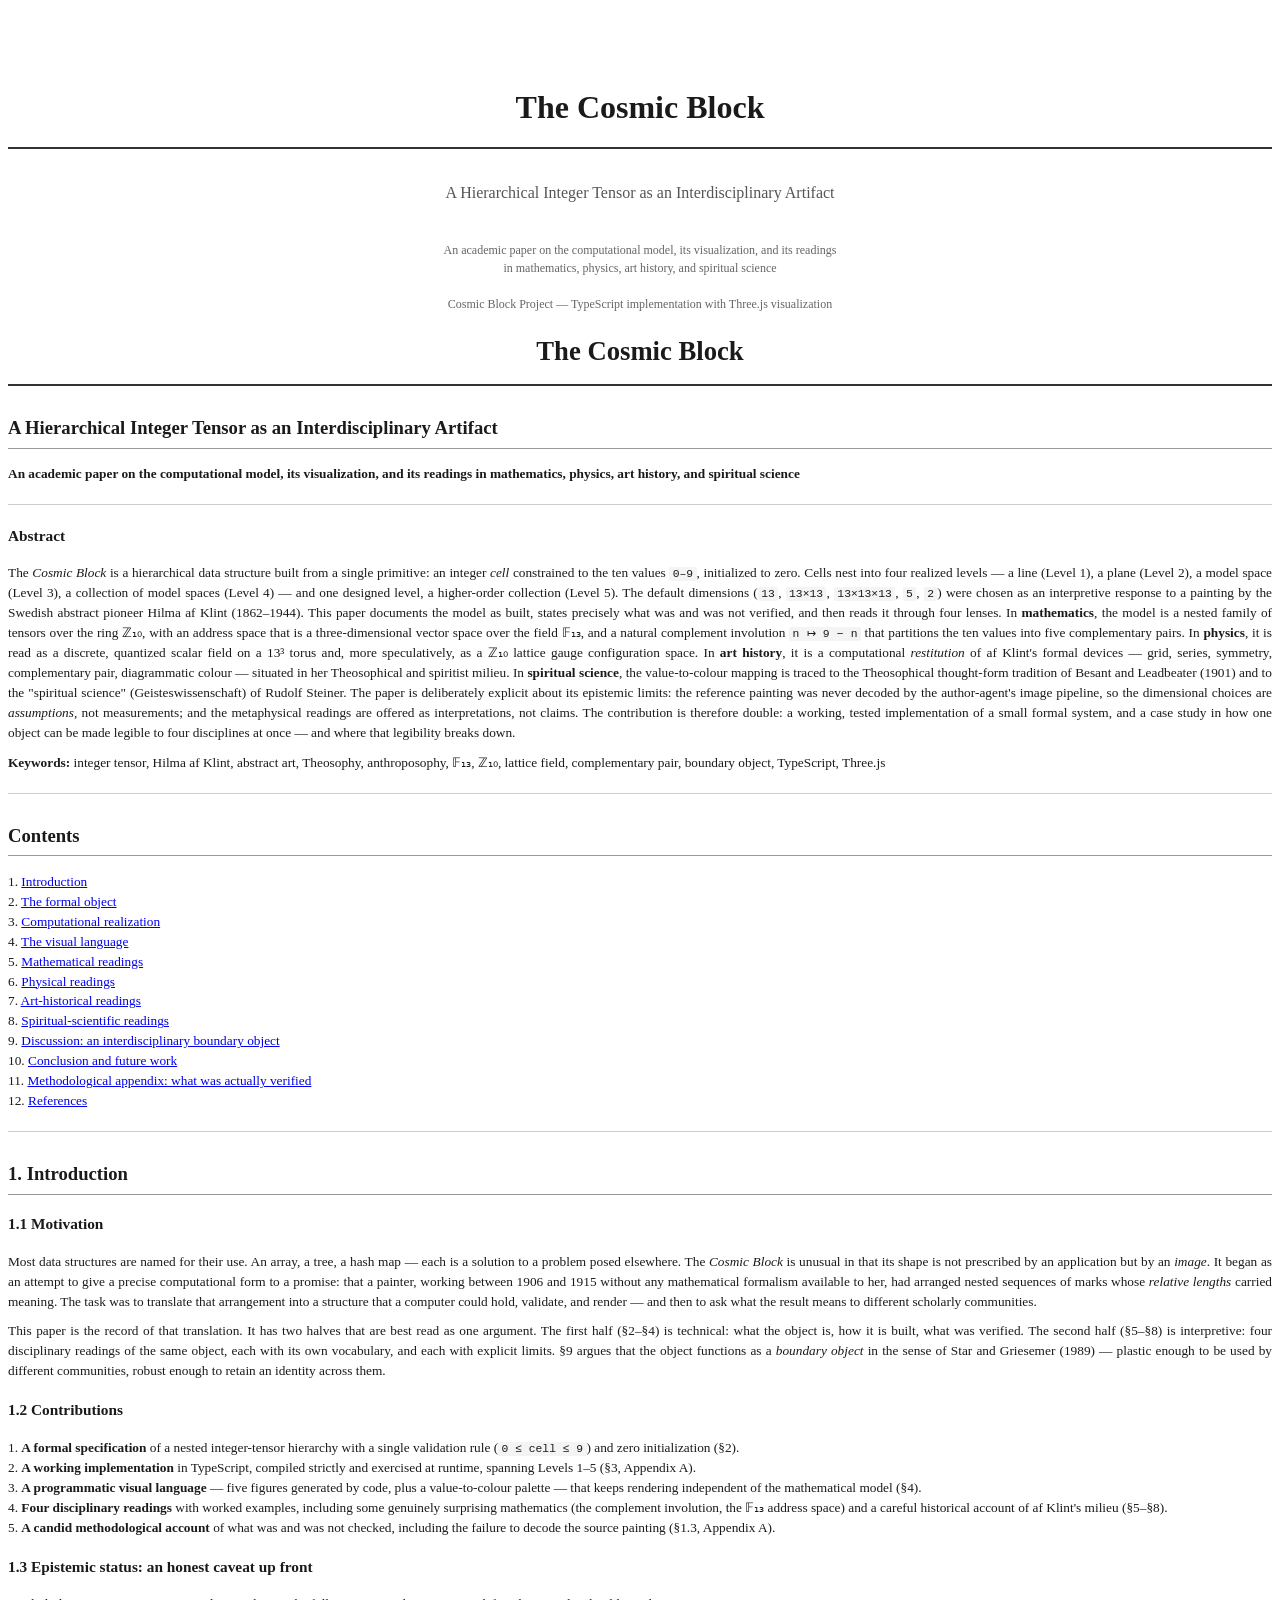
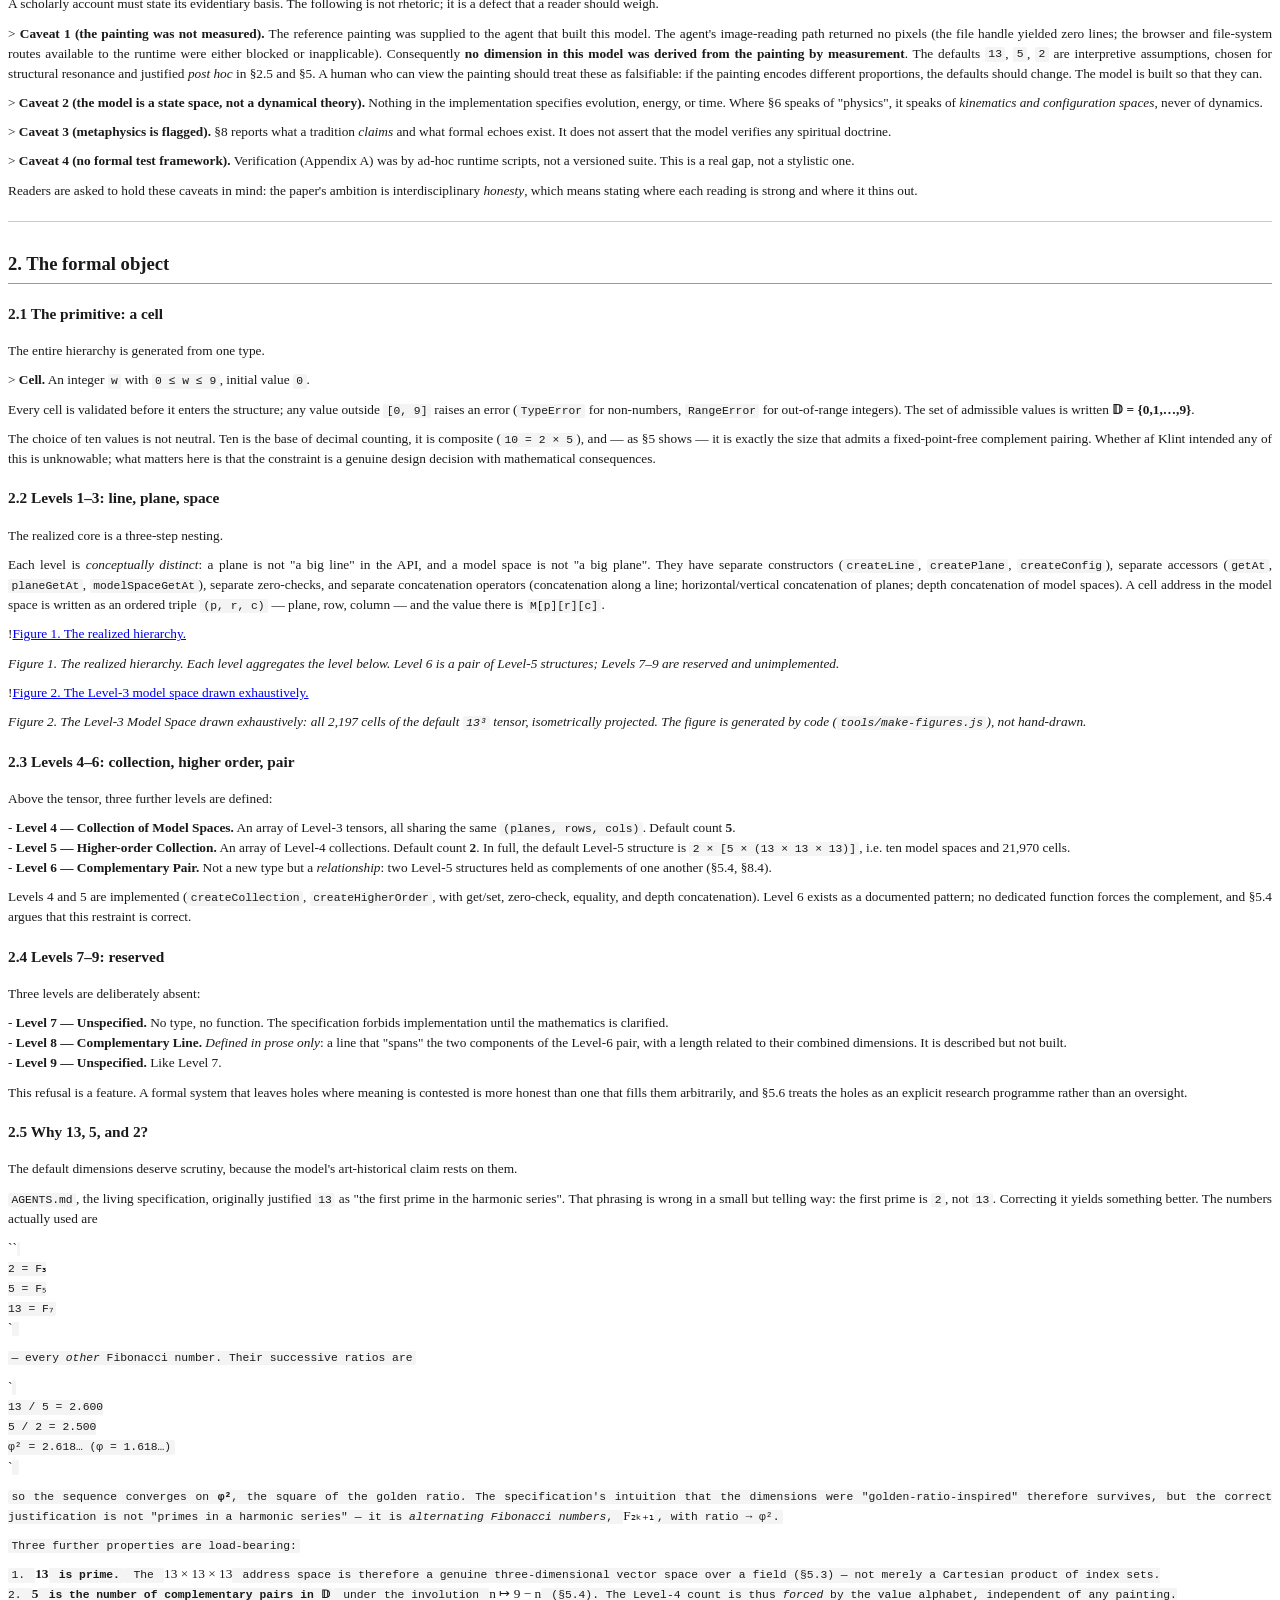
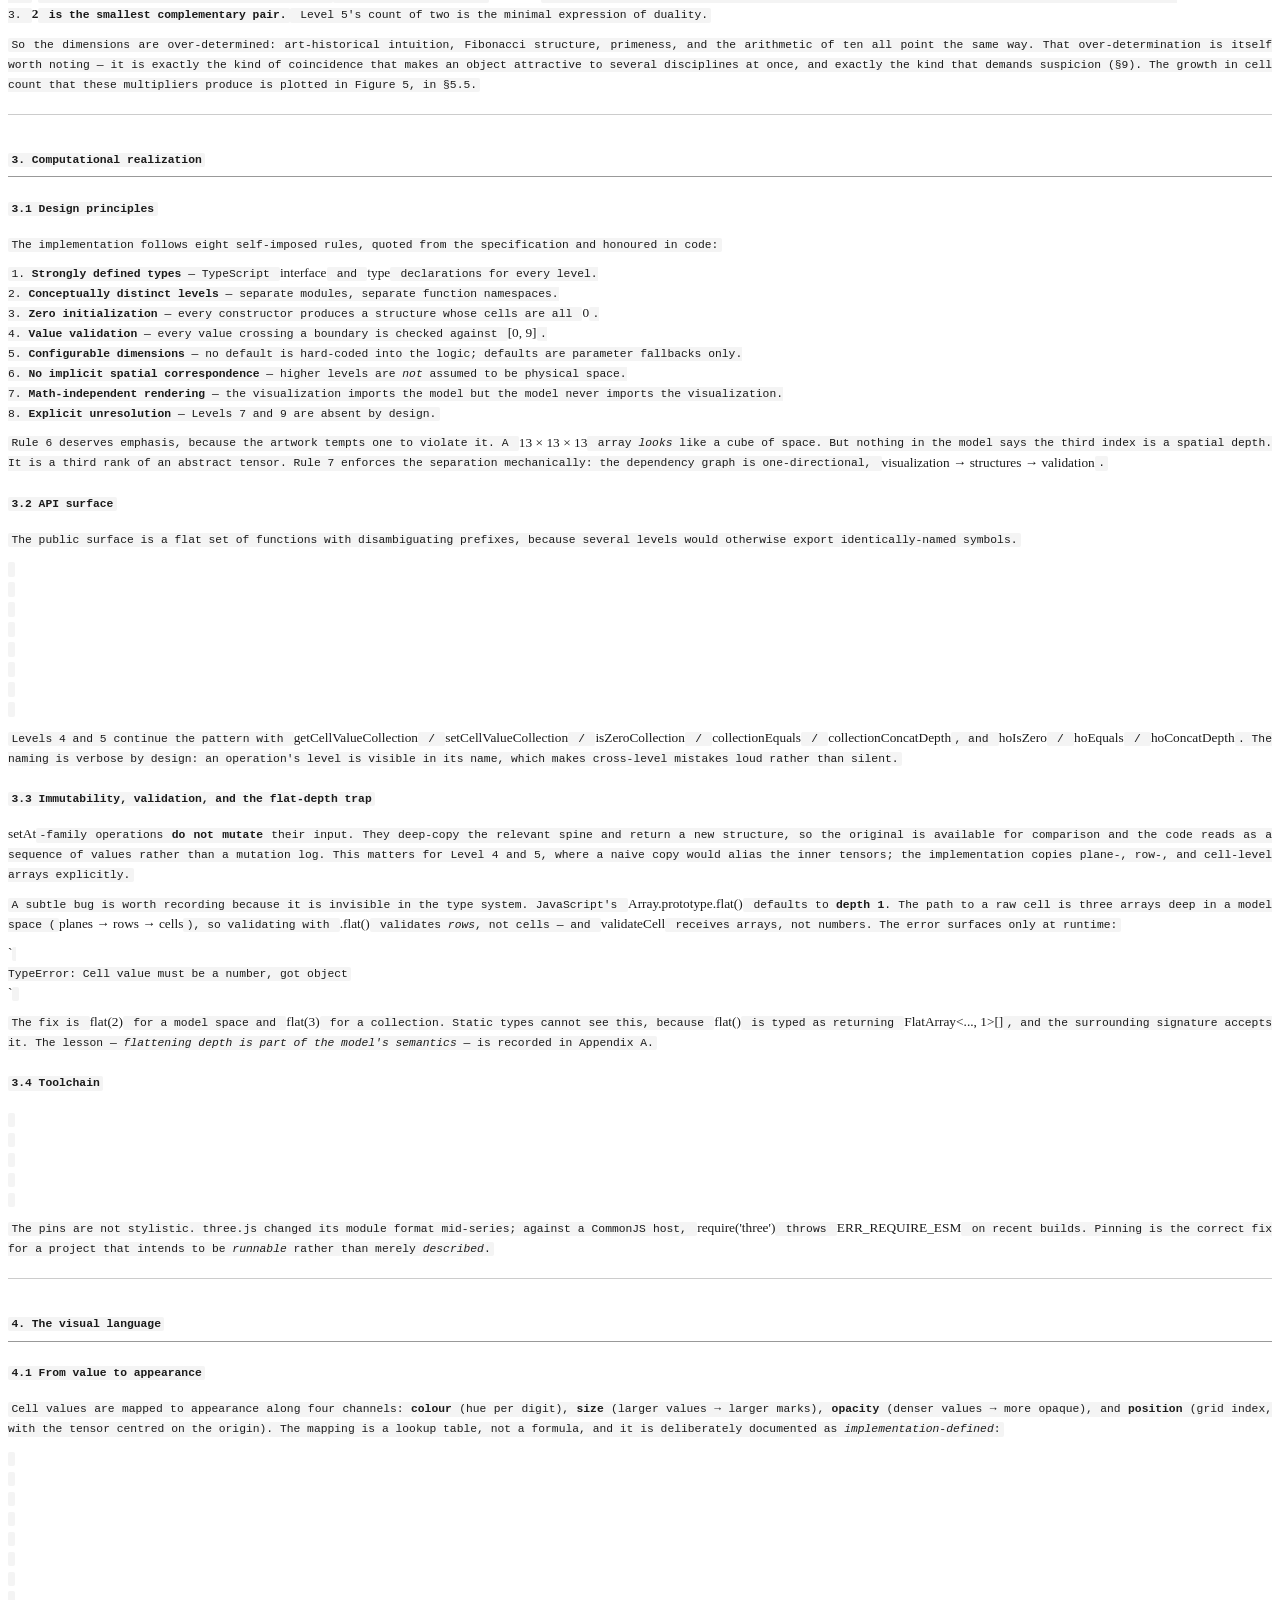
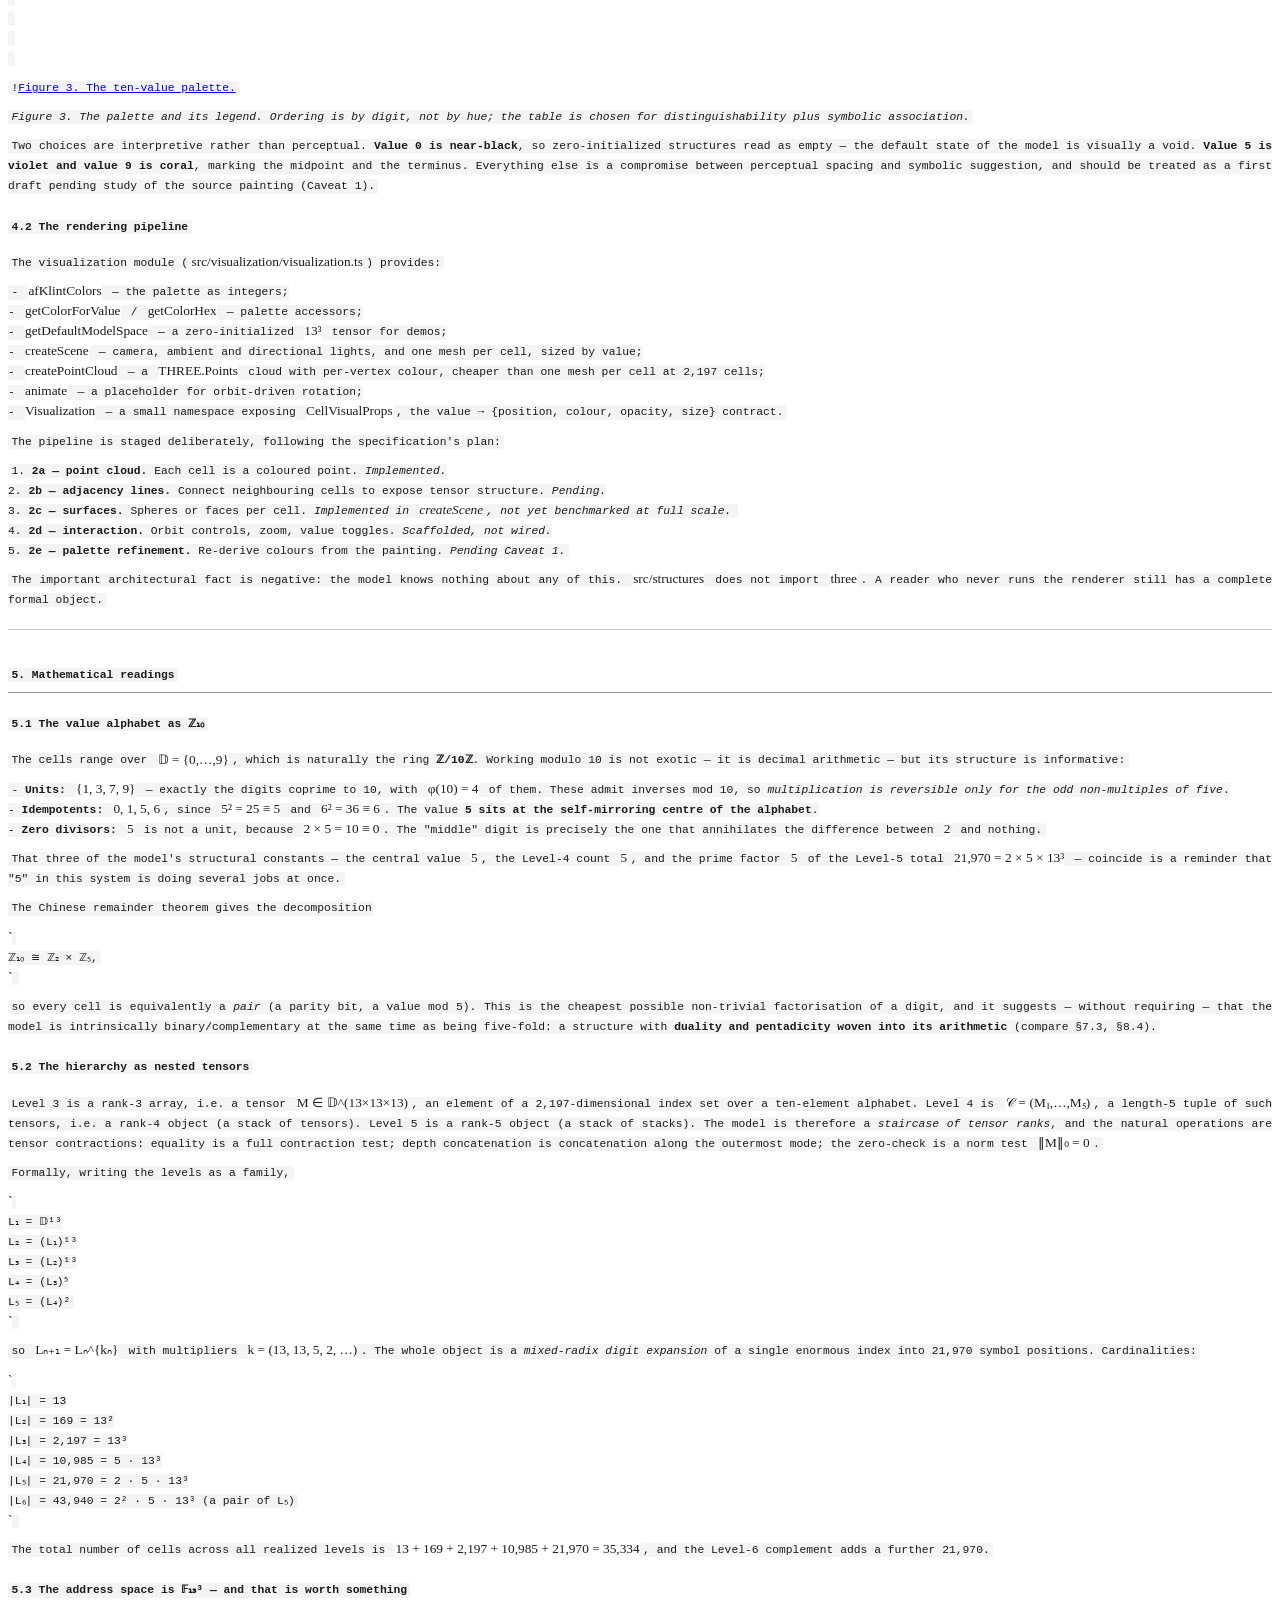
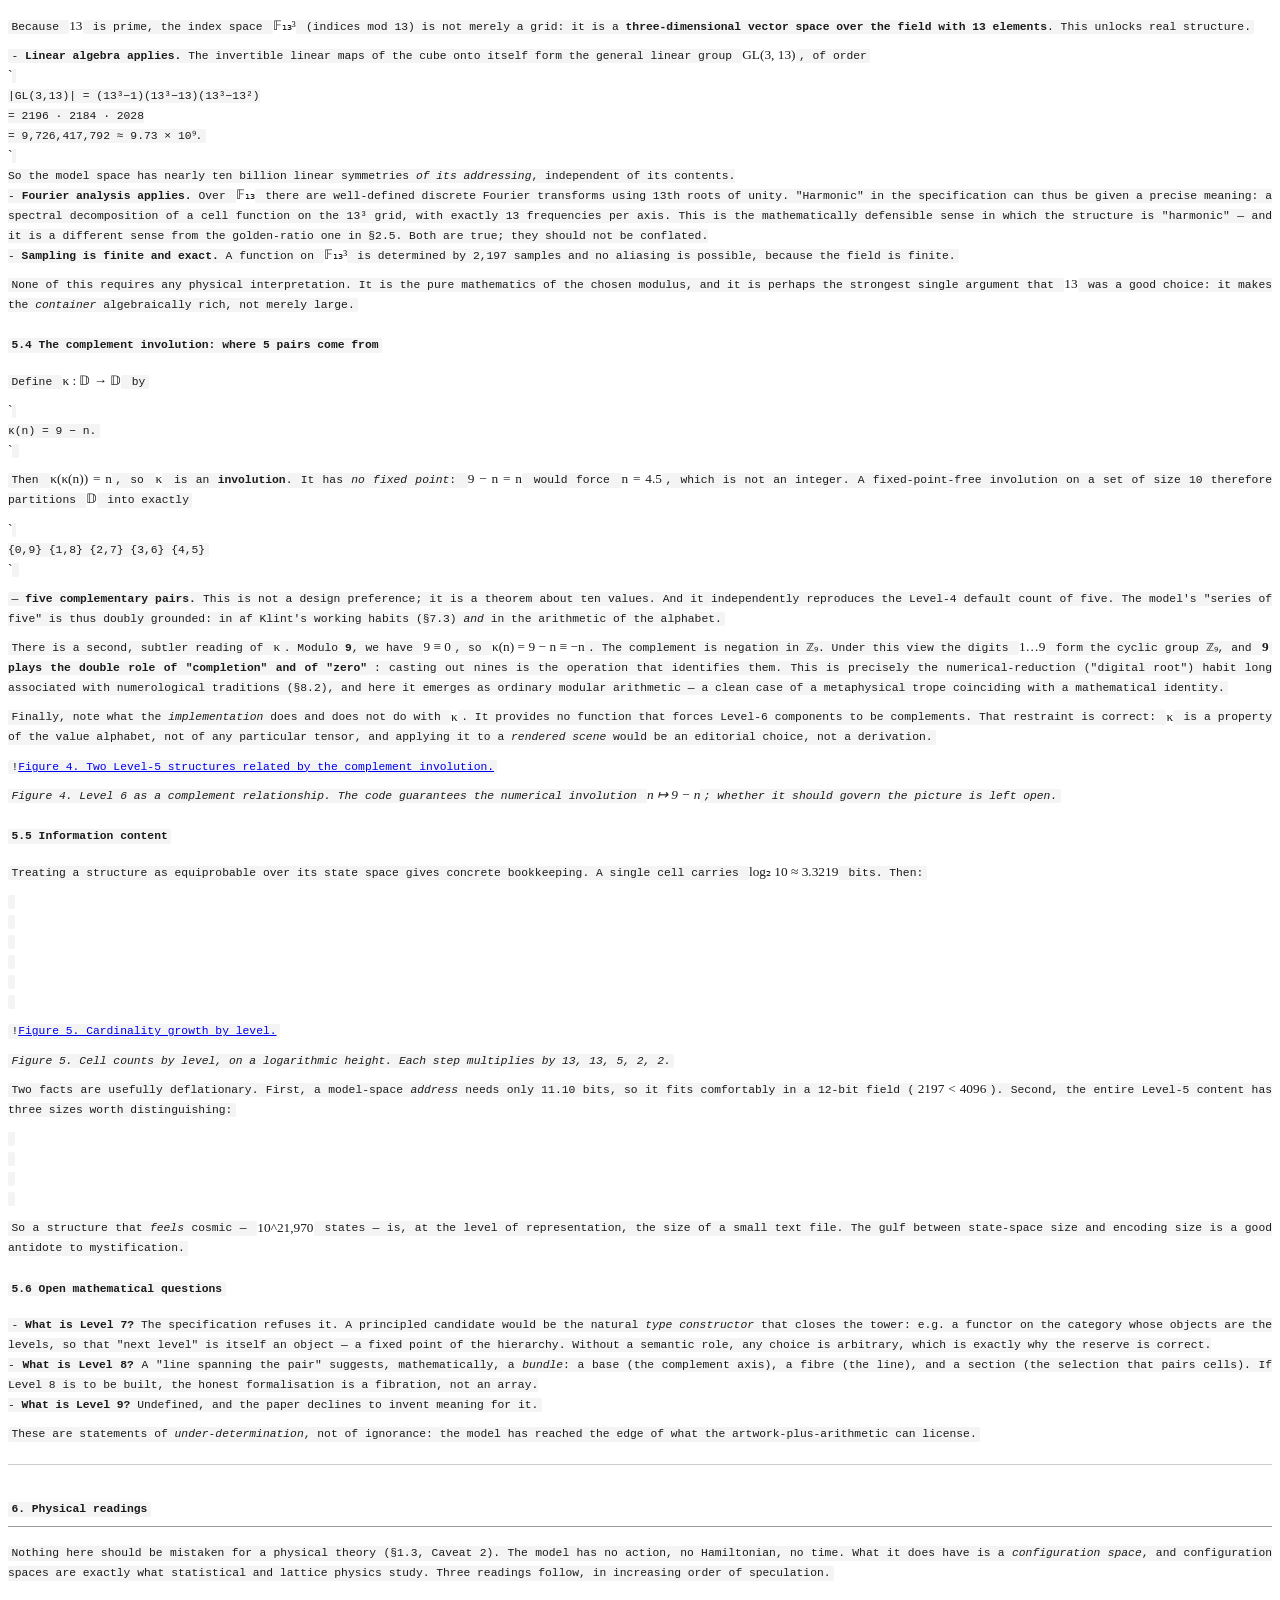
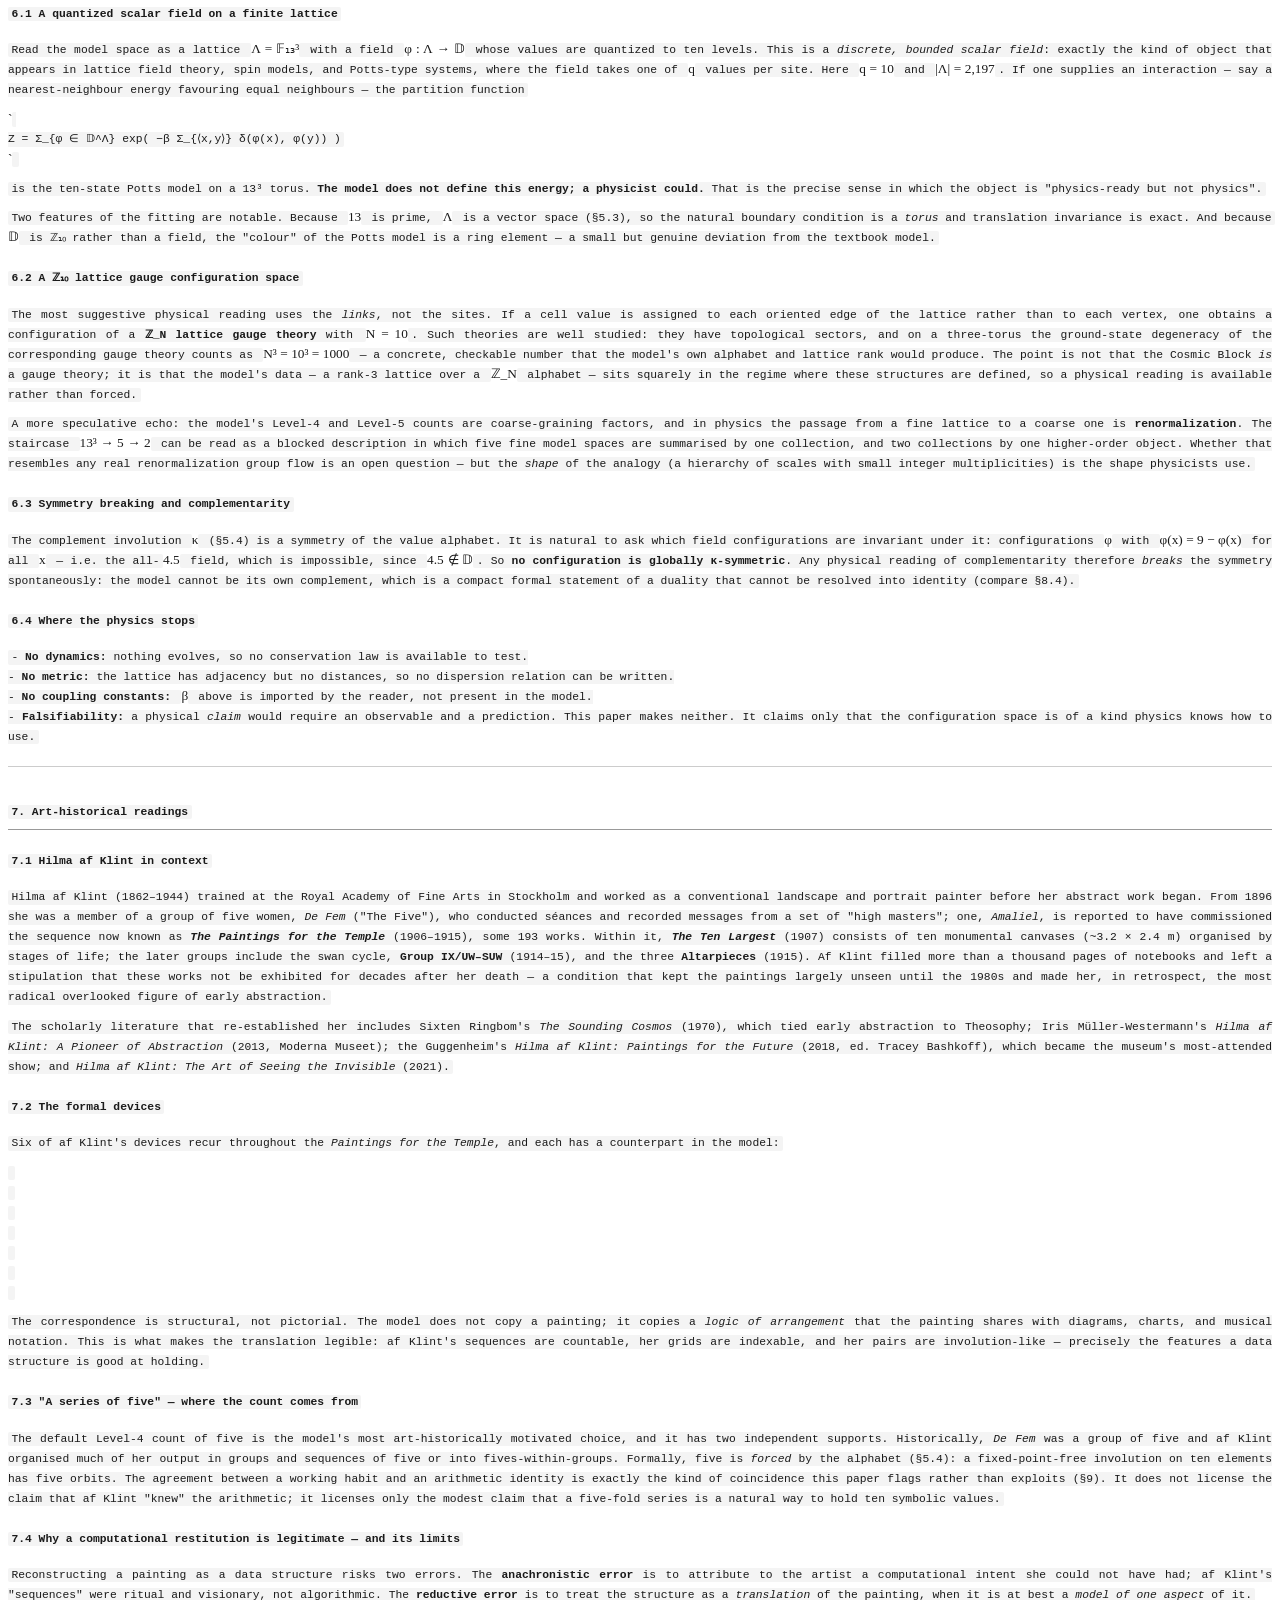
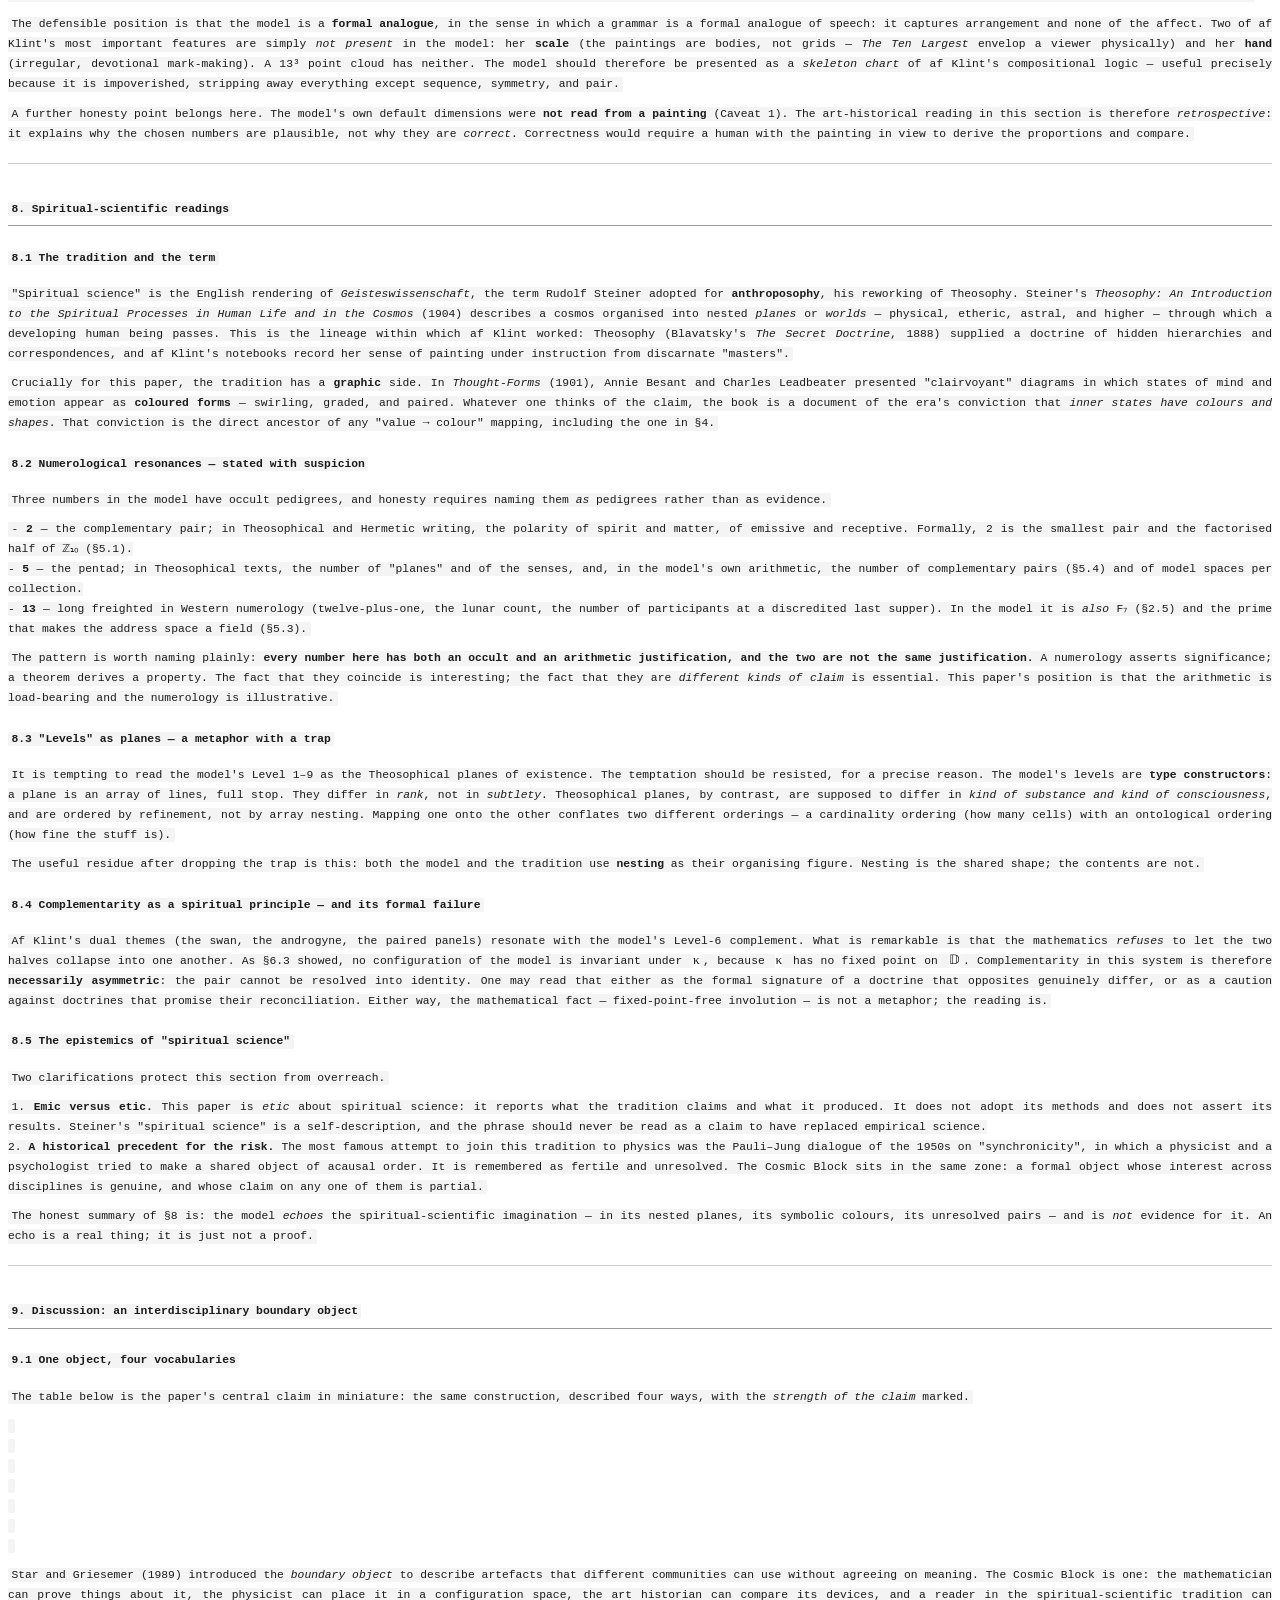
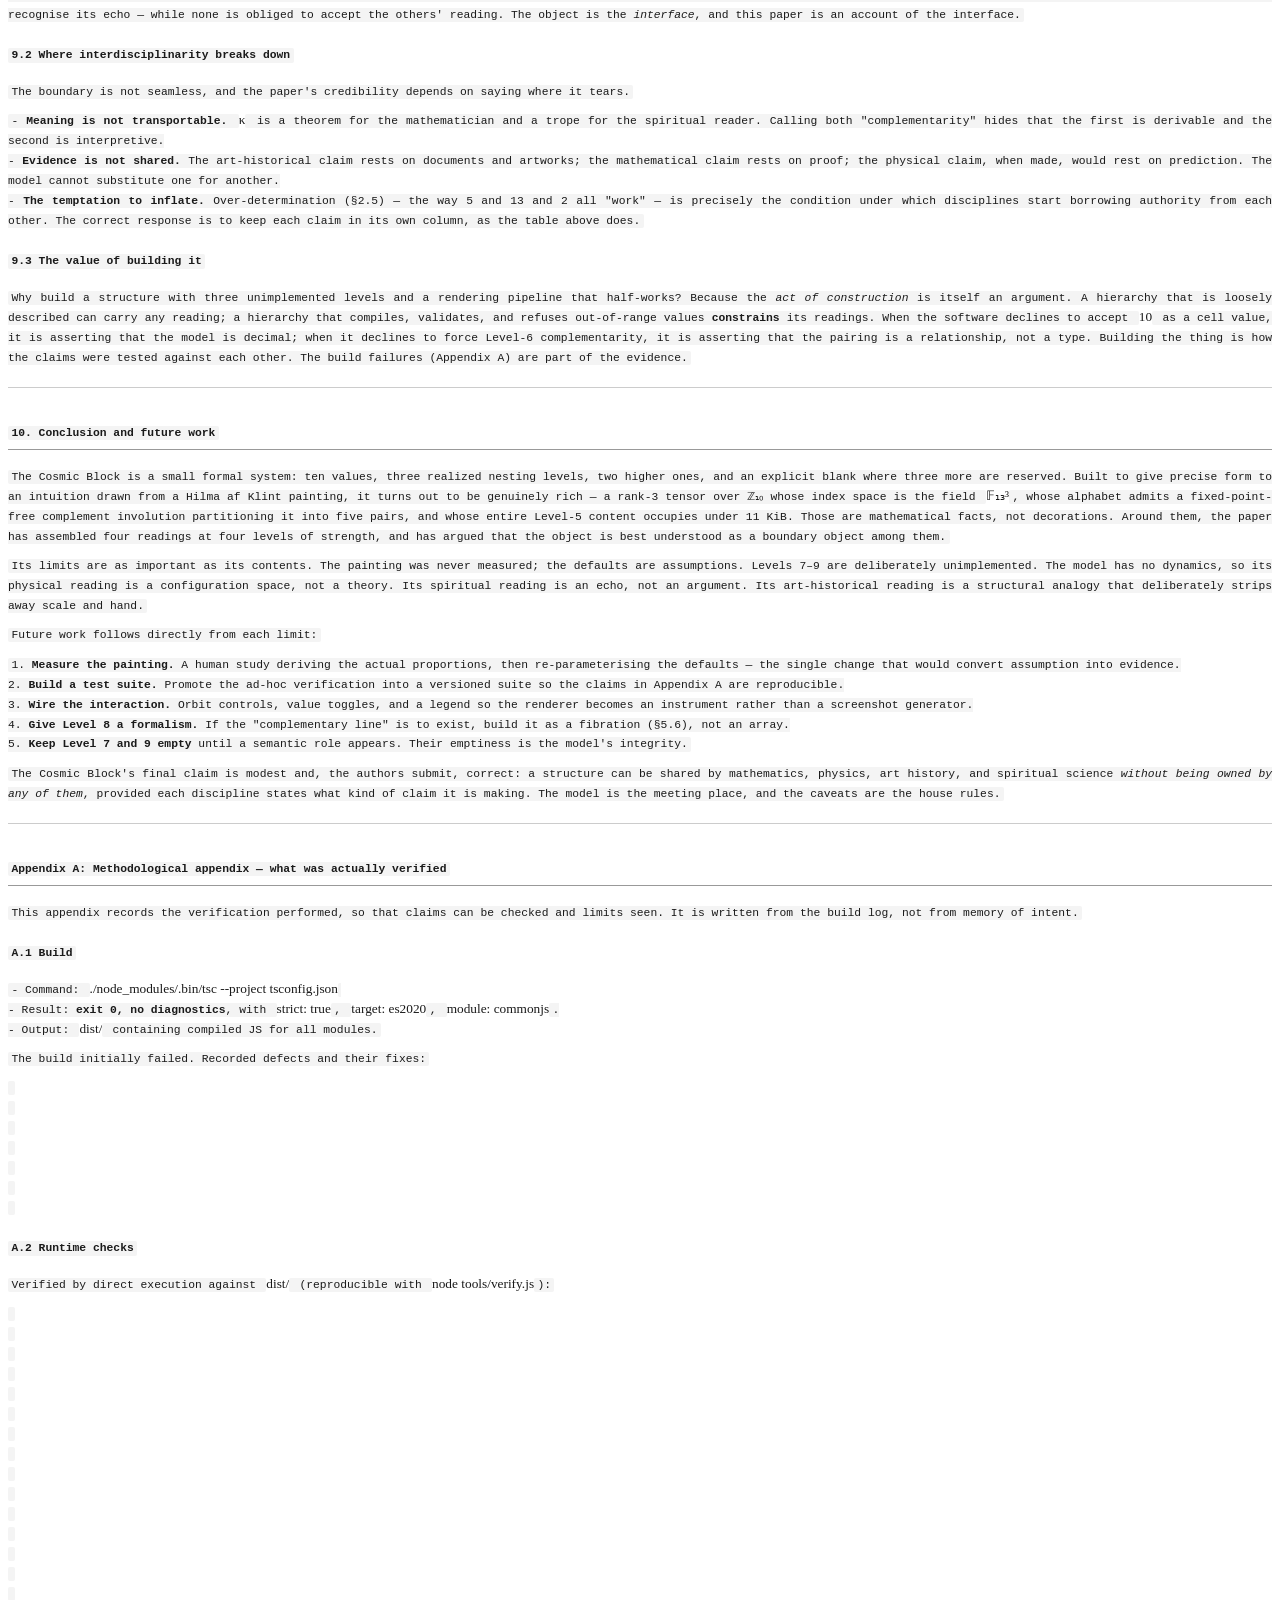
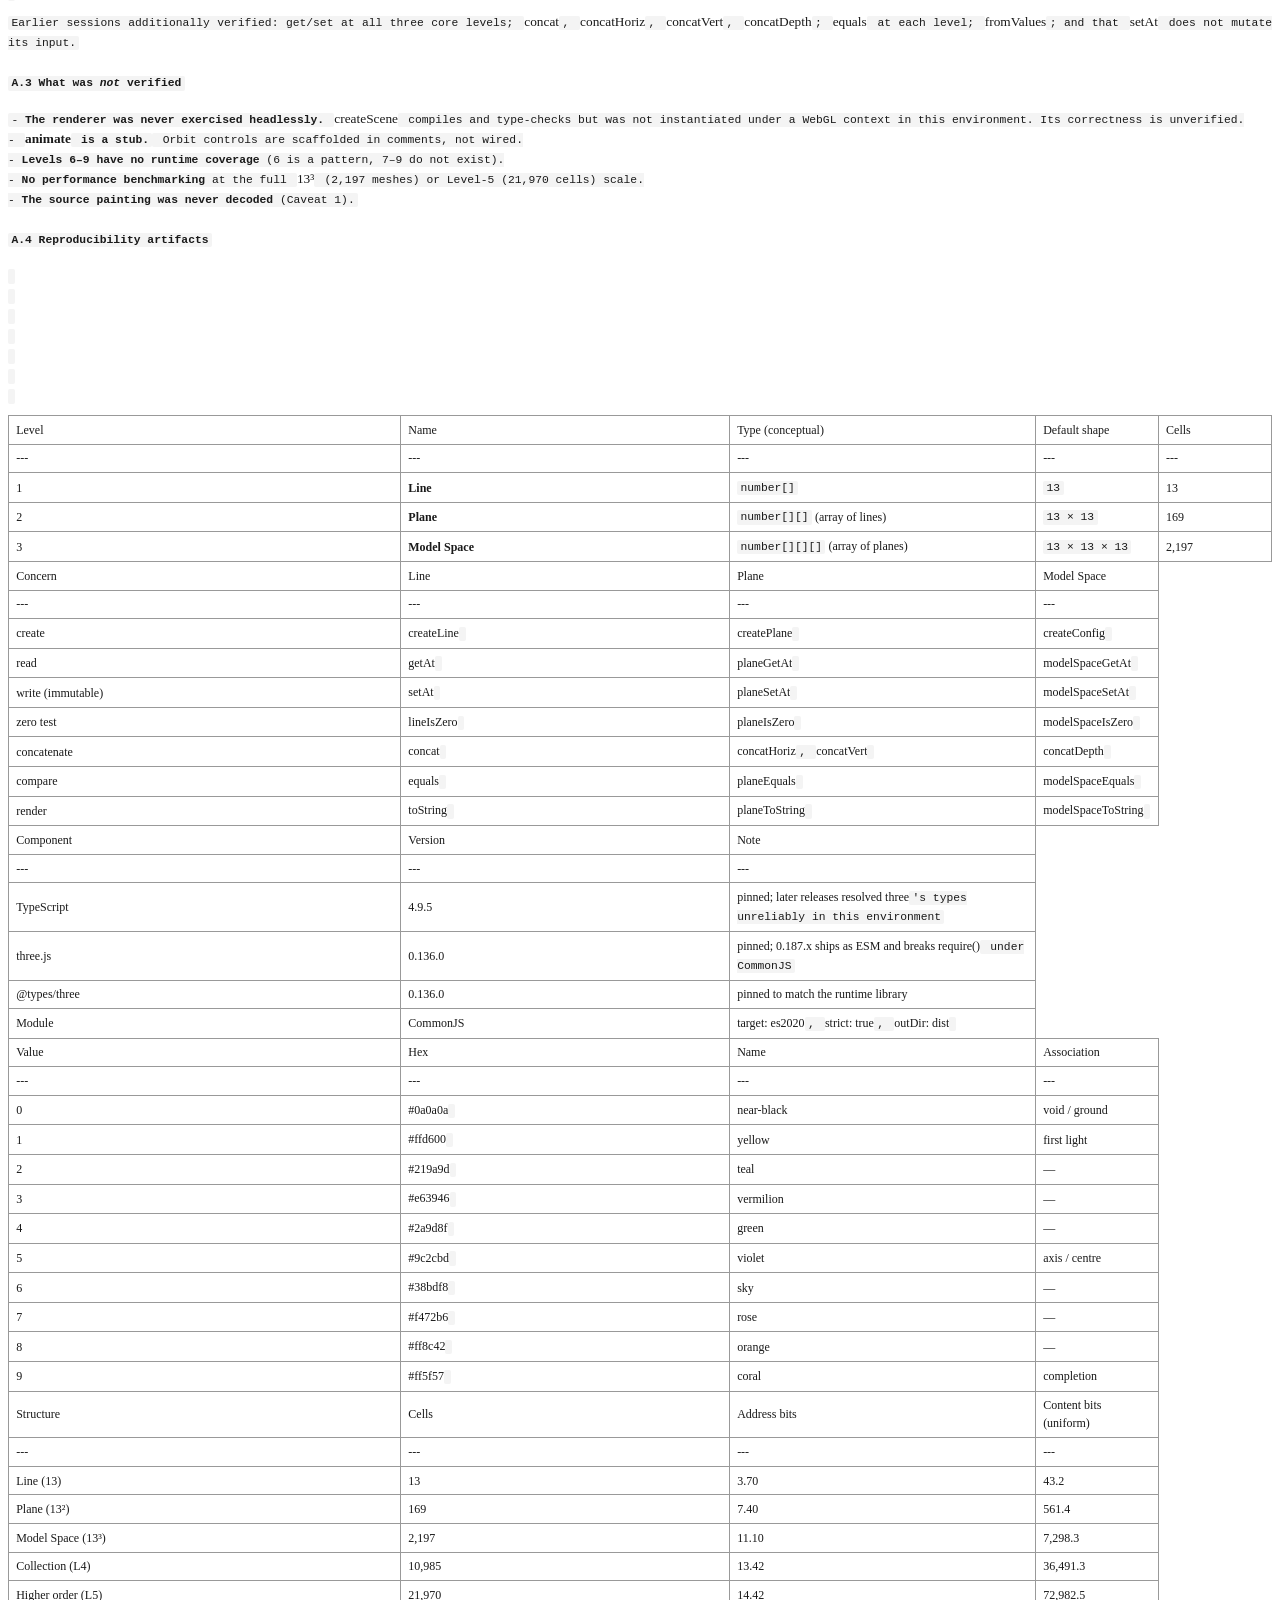
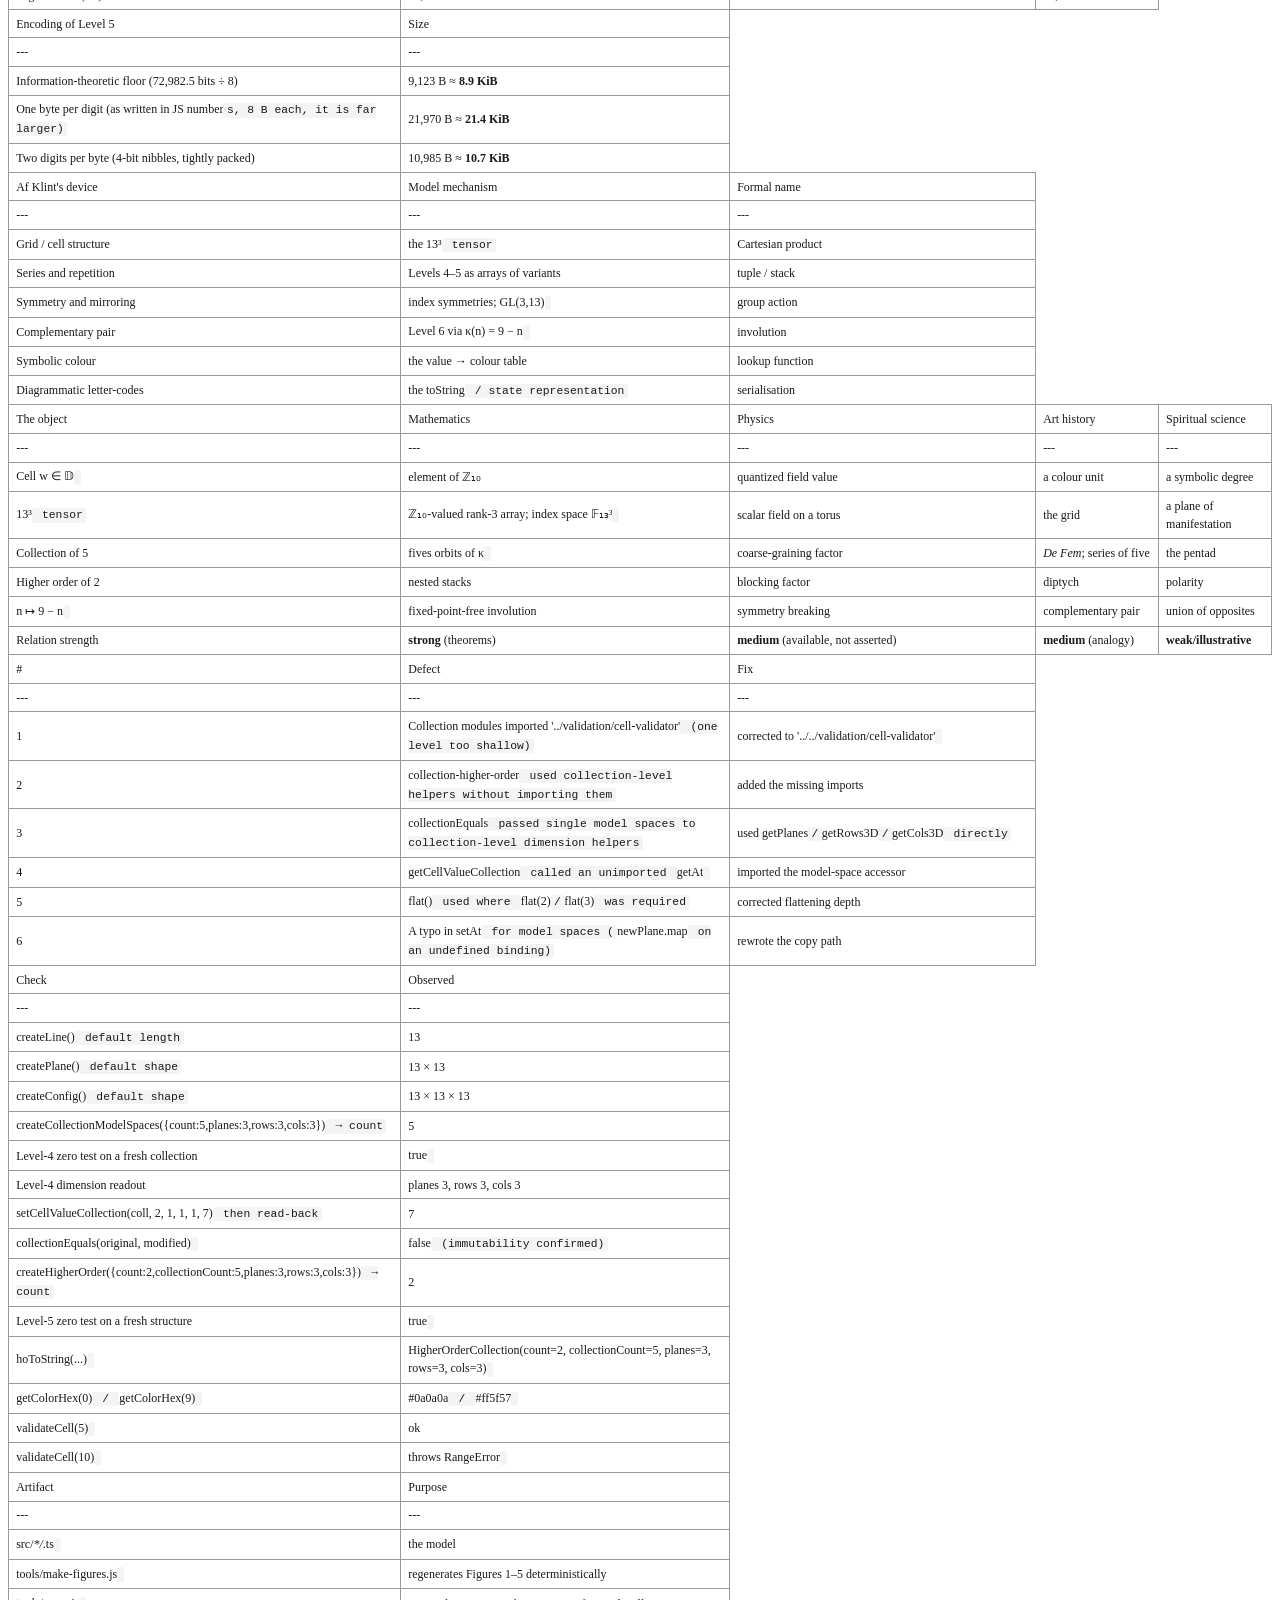
<file: PAPER.html>
<!DOCTYPE html>
<html lang="en">
<head>
<meta charset="utf-8">
<title>The Cosmic Block</title>
<style>
  @page {
    size: A4;
    margin: 2cm 2cm 2cm 2cm;
    @bottom-center {
      content: "The Cosmic Block — page " counter(page) " of " counter(pages);
      font-family: "Georgia", serif;
      font-size: 9pt;
      color: #666;
    }
  }
  body {
    font-family: "Georgia", "Times New Roman", serif;
    font-size: 10pt;
    line-height: 1.5;
    color: #1a1a1a;
    max-width: none;
  }
  h1 {
    font-size: 20pt;
    text-align: center;
    border-bottom: 2px solid #333;
    padding-bottom: 0.5em;
    margin-bottom: 1em;
  }
  h2 {
    font-size: 14pt;
    border-bottom: 1px solid #999;
    padding-bottom: 0.3em;
    margin-top: 1.5em;
    page-break-after: avoid;
  }
  h3 {
    font-size: 11.5pt;
    margin-top: 1.2em;
    page-break-after: avoid;
  }
  p {
    margin: 0.7em 0;
    text-align: justify;
  }
  code {
    font-family: "Courier New", monospace;
    font-size: 8.5pt;
    background: #f4f4f4;
    padding: 0.1em 0.3em;
    border-radius: 2px;
  }
  strong { font-weight: bold; }
  em { font-style: italic; }
  table {
    border-collapse: collapse;
    width: 100%;
    margin: 0.8em 0;
    font-size: 9pt;
  }
  th, td {
    border: 1px solid #999;
    padding: 0.4em 0.6em;
    text-align: left;
  }
  th { background: #eee; }
  img {
    max-width: 100%;
    height: auto;
    display: block;
    margin: 0.8em auto;
    page-break-inside: avoid;
  }
  ul, ol { margin: 0.7em 0; padding-left: 1.5em; }
  li { margin: 0.3em 0; }
  blockquote {
    margin: 0.8em 0;
    padding-left: 1em;
    border-left: 3px solid #999;
    font-style: italic;
  }
  hr { border: none; border-top: 1px solid #ccc; margin: 1.5em 0; }
  pre { background: #f4f4f4; padding: 0.8em; overflow-x: auto; }
  .cover {
    text-align: center;
    padding-top: 4em;
    page-break-after: always;
  }
  .cover h1 { font-size: 24pt; }
  .cover .subtitle { font-size: 12pt; color: #555; margin-top: 1em; }
  .cover .meta { margin-top: 3em; font-size: 9pt; color: #666; }
  .figcap {
    font-size: 8.5pt;
    font-style: italic;
    color: #555;
    text-align: center;
    margin-top: 0.3em;
    page-break-after: avoid;
  }
</style>
</head>
<body>

<div class="cover">
  <h1>The Cosmic Block</h1>
  <div class="subtitle">A Hierarchical Integer Tensor as an Interdisciplinary Artifact</div>
  <div class="meta">
    An academic paper on the computational model, its visualization, and its readings<br>
    in mathematics, physics, art history, and spiritual science<br>
    <br>
    Cosmic Block Project — TypeScript implementation with Three.js visualization
  </div>
</div>

<h1>The Cosmic Block</h1>
<h2>A Hierarchical Integer Tensor as an Interdisciplinary Artifact</h2>
<p><strong>An academic paper on the computational model, its visualization, and its readings in mathematics, physics, art history, and spiritual science</strong></p>
<hr>
<h3>Abstract</h3>
<p>The <em>Cosmic Block</em> is a hierarchical data structure built from a single primitive: an integer <em>cell</em> constrained to the ten values <code>0–9</code>, initialized to zero. Cells nest into four realized levels — a line (Level 1), a plane (Level 2), a model space (Level 3), a collection of model spaces (Level 4) — and one designed level, a higher-order collection (Level 5). The default dimensions (<code>13</code>, <code>13×13</code>, <code>13×13×13</code>, <code>5</code>, <code>2</code>) were chosen as an interpretive response to a painting by the Swedish abstract pioneer Hilma af Klint (1862–1944). This paper documents the model as built, states precisely what was and was not verified, and then reads it through four lenses. In <strong>mathematics</strong>, the model is a nested family of tensors over the ring ℤ₁₀, with an address space that is a three-dimensional vector space over the field 𝔽₁₃, and a natural complement involution <code>n ↦ 9 − n</code> that partitions the ten values into five complementary pairs. In <strong>physics</strong>, it is read as a discrete, quantized scalar field on a 13³ torus and, more speculatively, as a ℤ₁₀ lattice gauge configuration space. In <strong>art history</strong>, it is a computational <em>restitution</em> of af Klint's formal devices — grid, series, symmetry, complementary pair, diagrammatic colour — situated in her Theosophical and spiritist milieu. In <strong>spiritual science</strong>, the value-to-colour mapping is traced to the Theosophical thought-form tradition of Besant and Leadbeater (1901) and to the "spiritual science" (Geisteswissenschaft) of Rudolf Steiner. The paper is deliberately explicit about its epistemic limits: the reference painting was never decoded by the author-agent's image pipeline, so the dimensional choices are <em>assumptions</em>, not measurements; and the metaphysical readings are offered as interpretations, not claims. The contribution is therefore double: a working, tested implementation of a small formal system, and a case study in how one object can be made legible to four disciplines at once — and where that legibility breaks down.</p>
<p><strong>Keywords:</strong> integer tensor, Hilma af Klint, abstract art, Theosophy, anthroposophy, 𝔽₁₃, ℤ₁₀, lattice field, complementary pair, boundary object, TypeScript, Three.js</p>
<hr>
<h2>Contents</h2>
<p>1. <a href="#1-introduction">Introduction</a><br>2. <a href="#2-the-formal-object">The formal object</a><br>3. <a href="#3-computational-realization">Computational realization</a><br>4. <a href="#4-the-visual-language">The visual language</a><br>5. <a href="#5-mathematical-readings">Mathematical readings</a><br>6. <a href="#6-physical-readings">Physical readings</a><br>7. <a href="#7-art-historical-readings">Art-historical readings</a><br>8. <a href="#8-spiritual-scientific-readings">Spiritual-scientific readings</a><br>9. <a href="#9-discussion-an-interdisciplinary-boundary-object">Discussion: an interdisciplinary boundary object</a><br>10. <a href="#10-conclusion-and-future-work">Conclusion and future work</a><br>11. <a href="#appendix-a-methodological-appendix-what-was-actually-verified">Methodological appendix: what was actually verified</a><br>12. <a href="#references">References</a></p>
<hr>
<h2>1. Introduction</h2>
<h3>1.1 Motivation</h3>
<p>Most data structures are named for their use. An array, a tree, a hash map — each is a solution to a problem posed elsewhere. The <em>Cosmic Block</em> is unusual in that its shape is not prescribed by an application but by an <em>image</em>. It began as an attempt to give a precise computational form to a promise: that a painter, working between 1906 and 1915 without any mathematical formalism available to her, had arranged nested sequences of marks whose <em>relative lengths</em> carried meaning. The task was to translate that arrangement into a structure that a computer could hold, validate, and render — and then to ask what the result means to different scholarly communities.</p>
<p>This paper is the record of that translation. It has two halves that are best read as one argument. The first half (§2–§4) is technical: what the object is, how it is built, what was verified. The second half (§5–§8) is interpretive: four disciplinary readings of the same object, each with its own vocabulary, and each with explicit limits. §9 argues that the object functions as a <em>boundary object</em> in the sense of Star and Griesemer (1989) — plastic enough to be used by different communities, robust enough to retain an identity across them.</p>
<h3>1.2 Contributions</h3>
<p>1. <strong>A formal specification</strong> of a nested integer-tensor hierarchy with a single validation rule (<code>0 ≤ cell ≤ 9</code>) and zero initialization (§2).<br>2. <strong>A working implementation</strong> in TypeScript, compiled strictly and exercised at runtime, spanning Levels 1–5 (§3, Appendix A).<br>3. <strong>A programmatic visual language</strong> — five figures generated by code, plus a value-to-colour palette — that keeps rendering independent of the mathematical model (§4).<br>4. <strong>Four disciplinary readings</strong> with worked examples, including some genuinely surprising mathematics (the complement involution, the 𝔽₁₃ address space) and a careful historical account of af Klint's milieu (§5–§8).<br>5. <strong>A candid methodological account</strong> of what was and was not checked, including the failure to decode the source painting (§1.3, Appendix A).</p>
<h3>1.3 Epistemic status: an honest caveat up front</h3>
<p>A scholarly account must state its evidentiary basis. The following is not rhetoric; it is a defect that a reader should weigh.</p>
<p>> <strong>Caveat 1 (the painting was not measured).</strong> The reference painting was supplied to the agent that built this model. The agent's image-reading path returned no pixels (the file handle yielded zero lines; the browser and file-system routes available to the runtime were either blocked or inapplicable). Consequently <strong>no dimension in this model was derived from the painting by measurement</strong>. The defaults <code>13</code>, <code>5</code>, <code>2</code> are interpretive assumptions, chosen for structural resonance and justified <em>post hoc</em> in §2.5 and §5. A human who can view the painting should treat these as falsifiable: if the painting encodes different proportions, the defaults should change. The model is built so that they can.</p>
<p>> <strong>Caveat 2 (the model is a state space, not a dynamical theory).</strong> Nothing in the implementation specifies evolution, energy, or time. Where §6 speaks of "physics", it speaks of <em>kinematics and configuration spaces</em>, never of dynamics.</p>
<p>> <strong>Caveat 3 (metaphysics is flagged).</strong> §8 reports what a tradition <em>claims</em> and what formal echoes exist. It does not assert that the model verifies any spiritual doctrine.</p>
<p>> <strong>Caveat 4 (no formal test framework).</strong> Verification (Appendix A) was by ad-hoc runtime scripts, not a versioned suite. This is a real gap, not a stylistic one.</p>
<p>Readers are asked to hold these caveats in mind: the paper's ambition is interdisciplinary <em>honesty</em>, which means stating where each reading is strong and where it thins out.</p>
<hr>
<h2>2. The formal object</h2>
<h3>2.1 The primitive: a cell</h3>
<p>The entire hierarchy is generated from one type.</p>
<p>> <strong>Cell.</strong> An integer <code>w</code> with <code>0 ≤ w ≤ 9</code>, initial value <code>0</code>.</p>
<p>Every cell is validated before it enters the structure; any value outside <code>[0, 9]</code> raises an error (<code>TypeError</code> for non-numbers, <code>RangeError</code> for out-of-range integers). The set of admissible values is written <strong>𝔻 = {0,1,…,9}</strong>.</p>
<p>The choice of ten values is not neutral. Ten is the base of decimal counting, it is composite (<code>10 = 2 × 5</code>), and — as §5 shows — it is exactly the size that admits a fixed-point-free complement pairing. Whether af Klint intended any of this is unknowable; what matters here is that the constraint is a genuine design decision with mathematical consequences.</p>
<h3>2.2 Levels 1–3: line, plane, space</h3>
<p>The realized core is a three-step nesting.</p>
<table><tbody><tr><td>Level</td><td>Name</td><td>Type (conceptual)</td><td>Default shape</td><td>Cells</td></tr>
<tr><td>---</td><td>---</td><td>---</td><td>---</td><td>---</td></tr>
<tr><td>1</td><td><strong>Line</strong></td><td><code>number[]</code></td><td><code>13</code></td><td>13</td></tr>
<tr><td>2</td><td><strong>Plane</strong></td><td><code>number[][]</code> (array of lines)</td><td><code>13 × 13</code></td><td>169</td></tr>
<tr><td>3</td><td><strong>Model Space</strong></td><td><code>number[][][]</code> (array of planes)</td><td><code>13 × 13 × 13</code></td><td>2,197</td></tr>
<p>Each level is <em>conceptually distinct</em>: a plane is not "a big line" in the API, and a model space is not "a big plane". They have separate constructors (<code>createLine</code>, <code>createPlane</code>, <code>createConfig</code>), separate accessors (<code>getAt</code>, <code>planeGetAt</code>, <code>modelSpaceGetAt</code>), separate zero-checks, and separate concatenation operators (concatenation along a line; horizontal/vertical concatenation of planes; depth concatenation of model spaces). A cell address in the model space is written as an ordered triple <code>(p, r, c)</code> — plane, row, column — and the value there is <code>M[p][r][c]</code>.</p>
<p>!<a href="figures/fig1-hierarchy.svg">Figure 1. The realized hierarchy.</a></p>
<p><em>Figure 1. The realized hierarchy. Each level aggregates the level below. Level 6 is a pair of Level-5 structures; Levels 7–9 are reserved and unimplemented.</em></p>
<p>!<a href="figures/fig2-lattice.svg">Figure 2. The Level-3 model space drawn exhaustively.</a></p>
<p><em>Figure 2. The Level-3 Model Space drawn exhaustively: all 2,197 cells of the default <code>13³</code> tensor, isometrically projected. The figure is generated by code (<code>tools/make-figures.js</code>), not hand-drawn.</em></p>
<h3>2.3 Levels 4–6: collection, higher order, pair</h3>
<p>Above the tensor, three further levels are defined:</p>
<p>- <strong>Level 4 — Collection of Model Spaces.</strong> An array of Level-3 tensors, all sharing the same <code>(planes, rows, cols)</code>. Default count <strong>5</strong>.<br>- <strong>Level 5 — Higher-order Collection.</strong> An array of Level-4 collections. Default count <strong>2</strong>. In full, the default Level-5 structure is <code>2 × [5 × (13 × 13 × 13)]</code>, i.e. ten model spaces and 21,970 cells.<br>- <strong>Level 6 — Complementary Pair.</strong> Not a new type but a <em>relationship</em>: two Level-5 structures held as complements of one another (§5.4, §8.4).</p>
<p>Levels 4 and 5 are implemented (<code>createCollection</code>, <code>createHigherOrder</code>, with get/set, zero-check, equality, and depth concatenation). Level 6 exists as a documented pattern; no dedicated function forces the complement, and §5.4 argues that this restraint is correct.</p>
<h3>2.4 Levels 7–9: reserved</h3>
<p>Three levels are deliberately absent:</p>
<p>- <strong>Level 7 — Unspecified.</strong> No type, no function. The specification forbids implementation until the mathematics is clarified.<br>- <strong>Level 8 — Complementary Line.</strong> <em>Defined in prose only</em>: a line that "spans" the two components of the Level-6 pair, with a length related to their combined dimensions. It is described but not built.<br>- <strong>Level 9 — Unspecified.</strong> Like Level 7.</p>
<p>This refusal is a feature. A formal system that leaves holes where meaning is contested is more honest than one that fills them arbitrarily, and §5.6 treats the holes as an explicit research programme rather than an oversight.</p>
<h3>2.5 Why 13, 5, and 2?</h3>
<p>The default dimensions deserve scrutiny, because the model's art-historical claim rests on them.</p>
<p><code>AGENTS.md</code>, the living specification, originally justified <code>13</code> as "the first prime in the harmonic series". That phrasing is wrong in a small but telling way: the first prime is <code>2</code>, not <code>13</code>. Correcting it yields something better. The numbers actually used are</p>
<p>``<code><br>2  = F₃<br>5  = F₅<br>13 = F₇<br></code>`<code></p>
<p>— every <em>other</em> Fibonacci number. Their successive ratios are</p>
<p></code>`<code><br>13 / 5 = 2.600<br> 5 / 2 = 2.500<br>φ²     = 2.618…     (φ = 1.618…)<br></code>`<code></p>
<p>so the sequence converges on <strong>φ²</strong>, the square of the golden ratio. The specification's intuition that the dimensions were "golden-ratio-inspired" therefore survives, but the correct justification is not "primes in a harmonic series" — it is <em>alternating Fibonacci numbers</em>, </code>F₂ₖ₊₁<code>, with ratio → φ².</p>
<p>Three further properties are load-bearing:</p>
<p>1. <strong></code>13<code> is prime.</strong> The </code>13 × 13 × 13<code> address space is therefore a genuine three-dimensional vector space over a field (§5.3) — not merely a Cartesian product of index sets.<br>2. <strong></code>5<code> is the number of complementary pairs in 𝔻</strong> under the involution </code>n ↦ 9 − n<code> (§5.4). The Level-4 count is thus <em>forced</em> by the value alphabet, independent of any painting.<br>3. <strong></code>2<code> is the smallest complementary pair.</strong> Level 5's count of two is the minimal expression of duality.</p>
<p>So the dimensions are over-determined: art-historical intuition, Fibonacci structure, primeness, and the arithmetic of ten all point the same way. That over-determination is itself worth noting — it is exactly the kind of coincidence that makes an object attractive to several disciplines at once, and exactly the kind that demands suspicion (§9). The growth in cell count that these multipliers produce is plotted in Figure 5, in §5.5.</p>
<hr>
<h2>3. Computational realization</h2>
<h3>3.1 Design principles</h3>
<p>The implementation follows eight self-imposed rules, quoted from the specification and honoured in code:</p>
<p>1. <strong>Strongly defined types</strong> — TypeScript </code>interface<code> and </code>type<code> declarations for every level.<br>2. <strong>Conceptually distinct levels</strong> — separate modules, separate function namespaces.<br>3. <strong>Zero initialization</strong> — every constructor produces a structure whose cells are all </code>0<code>.<br>4. <strong>Value validation</strong> — every value crossing a boundary is checked against </code>[0, 9]<code>.<br>5. <strong>Configurable dimensions</strong> — no default is hard-coded into the logic; defaults are parameter fallbacks only.<br>6. <strong>No implicit spatial correspondence</strong> — higher levels are <em>not</em> assumed to be physical space.<br>7. <strong>Math-independent rendering</strong> — the visualization imports the model but the model never imports the visualization.<br>8. <strong>Explicit unresolution</strong> — Levels 7 and 9 are absent by design.</p>
<p>Rule 6 deserves emphasis, because the artwork tempts one to violate it. A </code>13 × 13 × 13<code> array <em>looks</em> like a cube of space. But nothing in the model says the third index is a spatial depth. It is a third rank of an abstract tensor. Rule 7 enforces the separation mechanically: the dependency graph is one-directional, </code>visualization → structures → validation<code>.</p>
<h3>3.2 API surface</h3>
<p>The public surface is a flat set of functions with disambiguating prefixes, because several levels would otherwise export identically-named symbols.</p>
<p><tr><td>Concern</td><td>Line</td><td>Plane</td><td>Model Space</td></tr><br><tr><td>---</td><td>---</td><td>---</td><td>---</td></tr><br><tr><td>create</td><td></code>createLine<code></td><td></code>createPlane<code></td><td></code>createConfig<code></td></tr><br><tr><td>read</td><td></code>getAt<code></td><td></code>planeGetAt<code></td><td></code>modelSpaceGetAt<code></td></tr><br><tr><td>write (immutable)</td><td></code>setAt<code></td><td></code>planeSetAt<code></td><td></code>modelSpaceSetAt<code></td></tr><br><tr><td>zero test</td><td></code>lineIsZero<code></td><td></code>planeIsZero<code></td><td></code>modelSpaceIsZero<code></td></tr><br><tr><td>concatenate</td><td></code>concat<code></td><td></code>concatHoriz<code>, </code>concatVert<code></td><td></code>concatDepth<code></td></tr><br><tr><td>compare</td><td></code>equals<code></td><td></code>planeEquals<code></td><td></code>modelSpaceEquals<code></td></tr><br><tr><td>render</td><td></code>toString<code></td><td></code>planeToString<code></td><td></code>modelSpaceToString<code></td></tr></p>
<p>Levels 4 and 5 continue the pattern with </code>getCellValueCollection<code> / </code>setCellValueCollection<code> / </code>isZeroCollection<code> / </code>collectionEquals<code> / </code>collectionConcatDepth<code>, and </code>hoIsZero<code> / </code>hoEquals<code> / </code>hoConcatDepth<code>. The naming is verbose by design: an operation's level is visible in its name, which makes cross-level mistakes loud rather than silent.</p>
<h3>3.3 Immutability, validation, and the flat-depth trap</h3>
<p></code>setAt<code>-family operations <strong>do not mutate</strong> their input. They deep-copy the relevant spine and return a new structure, so the original is available for comparison and the code reads as a sequence of values rather than a mutation log. This matters for Level 4 and 5, where a naive copy would alias the inner tensors; the implementation copies plane-, row-, and cell-level arrays explicitly.</p>
<p>A subtle bug is worth recording because it is invisible in the type system. JavaScript's </code>Array.prototype.flat()<code> defaults to <strong>depth 1</strong>. The path to a raw cell is three arrays deep in a model space (</code>planes → rows → cells<code>), so validating with </code>.flat()<code> validates <em>rows</em>, not cells — and </code>validateCell<code> receives arrays, not numbers. The error surfaces only at runtime:</p>
<p></code>`<code><br>TypeError: Cell value must be a number, got object<br></code>`<code></p>
<p>The fix is </code>flat(2)<code> for a model space and </code>flat(3)<code> for a collection. Static types cannot see this, because </code>flat()<code> is typed as returning </code>FlatArray<..., 1>[]<code>, and the surrounding signature accepts it. The lesson — <em>flattening depth is part of the model's semantics</em> — is recorded in Appendix A.</p>
<h3>3.4 Toolchain</h3>
<p><tr><td>Component</td><td>Version</td><td>Note</td></tr><br><tr><td>---</td><td>---</td><td>---</td></tr><br><tr><td>TypeScript</td><td>4.9.5</td><td>pinned; later releases resolved </code>three<code>'s types unreliably in this environment</td></tr><br><tr><td>three.js</td><td>0.136.0</td><td>pinned; 0.187.x ships as ESM and breaks </code>require()<code> under CommonJS</td></tr><br><tr><td>@types/three</td><td>0.136.0</td><td>pinned to match the runtime library</td></tr><br><tr><td>Module</td><td>CommonJS</td><td></code>target: es2020<code>, </code>strict: true<code>, </code>outDir: dist<code></td></tr></p>
<p>The pins are not stylistic. three.js changed its module format mid-series; against a CommonJS host, </code>require('three')<code> throws </code>ERR_REQUIRE_ESM<code> on recent builds. Pinning is the correct fix for a project that intends to be <em>runnable</em> rather than merely <em>described</em>.</p>
<hr>
<h2>4. The visual language</h2>
<h3>4.1 From value to appearance</h3>
<p>Cell values are mapped to appearance along four channels: <strong>colour</strong> (hue per digit), <strong>size</strong> (larger values → larger marks), <strong>opacity</strong> (denser values → more opaque), and <strong>position</strong> (grid index, with the tensor centred on the origin). The mapping is a lookup table, not a formula, and it is deliberately documented as <em>implementation-defined</em>:</p>
<p><tr><td>Value</td><td>Hex</td><td>Name</td><td>Association</td></tr><br><tr><td>---</td><td>---</td><td>---</td><td>---</td></tr><br><tr><td>0</td><td></code>#0a0a0a<code></td><td>near-black</td><td>void / ground</td></tr><br><tr><td>1</td><td></code>#ffd600<code></td><td>yellow</td><td>first light</td></tr><br><tr><td>2</td><td></code>#219a9d<code></td><td>teal</td><td>—</td></tr><br><tr><td>3</td><td></code>#e63946<code></td><td>vermilion</td><td>—</td></tr><br><tr><td>4</td><td></code>#2a9d8f<code></td><td>green</td><td>—</td></tr><br><tr><td>5</td><td></code>#9c2cbd<code></td><td>violet</td><td>axis / centre</td></tr><br><tr><td>6</td><td></code>#38bdf8<code></td><td>sky</td><td>—</td></tr><br><tr><td>7</td><td></code>#f472b6<code></td><td>rose</td><td>—</td></tr><br><tr><td>8</td><td></code>#ff8c42<code></td><td>orange</td><td>—</td></tr><br><tr><td>9</td><td></code>#ff5f57<code></td><td>coral</td><td>completion</td></tr></p>
<p>!<a href="figures/fig3-palette.svg">Figure 3. The ten-value palette.</a></p>
<p><em>Figure 3. The palette and its legend. Ordering is by digit, not by hue; the table is chosen for distinguishability plus symbolic association.</em></p>
<p>Two choices are interpretive rather than perceptual. <strong>Value 0 is near-black</strong>, so zero-initialized structures read as empty — the default state of the model is visually a void. <strong>Value 5 is violet and value 9 is coral</strong>, marking the midpoint and the terminus. Everything else is a compromise between perceptual spacing and symbolic suggestion, and should be treated as a first draft pending study of the source painting (Caveat 1).</p>
<h3>4.2 The rendering pipeline</h3>
<p>The visualization module (</code>src/visualization/visualization.ts<code>) provides:</p>
<p>- </code>afKlintColors<code> — the palette as integers;<br>- </code>getColorForValue<code> / </code>getColorHex<code> — palette accessors;<br>- </code>getDefaultModelSpace<code> — a zero-initialized </code>13³<code> tensor for demos;<br>- </code>createScene<code> — camera, ambient and directional lights, and one mesh per cell, sized by value;<br>- </code>createPointCloud<code> — a </code>THREE.Points<code> cloud with per-vertex colour, cheaper than one mesh per cell at 2,197 cells;<br>- </code>animate<code> — a placeholder for orbit-driven rotation;<br>- </code>Visualization<code> — a small namespace exposing </code>CellVisualProps<code>, the value → {position, colour, opacity, size} contract.</p>
<p>The pipeline is staged deliberately, following the specification's plan:</p>
<p>1. <strong>2a — point cloud.</strong> Each cell is a coloured point. <em>Implemented.</em><br>2. <strong>2b — adjacency lines.</strong> Connect neighbouring cells to expose tensor structure. <em>Pending.</em><br>3. <strong>2c — surfaces.</strong> Spheres or faces per cell. <em>Implemented in </code>createScene<code>, not yet benchmarked at full scale.</em><br>4. <strong>2d — interaction.</strong> Orbit controls, zoom, value toggles. <em>Scaffolded, not wired.</em><br>5. <strong>2e — palette refinement.</strong> Re-derive colours from the painting. <em>Pending Caveat 1.</em></p>
<p>The important architectural fact is negative: the model knows nothing about any of this. </code>src/structures<code> does not import </code>three<code>. A reader who never runs the renderer still has a complete formal object.</p>
<hr>
<h2>5. Mathematical readings</h2>
<h3>5.1 The value alphabet as ℤ₁₀</h3>
<p>The cells range over </code>𝔻 = {0,…,9}<code>, which is naturally the ring <strong>ℤ/10ℤ</strong>. Working modulo 10 is not exotic — it is decimal arithmetic — but its structure is informative:</p>
<p>- <strong>Units:</strong> </code>{1, 3, 7, 9}<code> — exactly the digits coprime to 10, with </code>φ(10) = 4<code> of them. These admit inverses mod 10, so <em>multiplication is reversible only for the odd non-multiples of five</em>.<br>- <strong>Idempotents:</strong> </code>0, 1, 5, 6<code>, since </code>5² = 25 ≡ 5<code> and </code>6² = 36 ≡ 6<code>. The value <strong>5 sits at the self-mirroring centre of the alphabet</strong>.<br>- <strong>Zero divisors:</strong> </code>5<code> is not a unit, because </code>2 × 5 = 10 ≡ 0<code>. The "middle" digit is precisely the one that annihilates the difference between </code>2<code> and nothing.</p>
<p>That three of the model's structural constants — the central value </code>5<code>, the Level-4 count </code>5<code>, and the prime factor </code>5<code> of the Level-5 total </code>21,970 = 2 × 5 × 13³<code> — coincide is a reminder that "5" in this system is doing several jobs at once.</p>
<p>The Chinese remainder theorem gives the decomposition</p>
<p></code>`<code><br>ℤ₁₀  ≅  ℤ₂ × ℤ₅,<br></code>`<code></p>
<p>so every cell is equivalently a <em>pair</em> (a parity bit, a value mod 5). This is the cheapest possible non-trivial factorisation of a digit, and it suggests — without requiring — that the model is intrinsically binary/complementary at the same time as being five-fold: a structure with <strong>duality and pentadicity woven into its arithmetic</strong> (compare §7.3, §8.4).</p>
<h3>5.2 The hierarchy as nested tensors</h3>
<p>Level 3 is a rank-3 array, i.e. a tensor </code>M ∈ 𝔻^(13×13×13)<code>, an element of a 2,197-dimensional index set over a ten-element alphabet. Level 4 is </code>𝒞 = (M₁,…,M₅)<code>, a length-5 tuple of such tensors, i.e. a rank-4 object (a stack of tensors). Level 5 is a rank-5 object (a stack of stacks). The model is therefore a <em>staircase of tensor ranks</em>, and the natural operations are tensor contractions: equality is a full contraction test; depth concatenation is concatenation along the outermost mode; the zero-check is a norm test </code>‖M‖₀ = 0<code>.</p>
<p>Formally, writing the levels as a family,</p>
<p></code>`<code><br>L₁ = 𝔻¹³<br>L₂ = (L₁)¹³<br>L₃ = (L₂)¹³<br>L₄ = (L₃)⁵<br>L₅ = (L₄)²<br></code>`<code></p>
<p>so </code>Lₙ₊₁ = Lₙ^{kₙ}<code> with multipliers </code>k = (13, 13, 5, 2, …)<code>. The whole object is a <em>mixed-radix digit expansion</em> of a single enormous index into 21,970 symbol positions. Cardinalities:</p>
<p></code>`<code><br>|L₁| =        13<br>|L₂| =       169  = 13²<br>|L₃| =     2,197  = 13³<br>|L₄| =    10,985  = 5 · 13³<br>|L₅| =    21,970  = 2 · 5 · 13³<br>|L₆| =    43,940  = 2² · 5 · 13³   (a pair of L₅)<br></code>`<code></p>
<p>The total number of cells across all realized levels is </code>13 + 169 + 2,197 + 10,985 + 21,970 = 35,334<code>, and the Level-6 complement adds a further 21,970.</p>
<h3>5.3 The address space is 𝔽₁₃³ — and that is worth something</h3>
<p>Because </code>13<code> is prime, the index space </code>𝔽₁₃³<code> (indices mod 13) is not merely a grid: it is a <strong>three-dimensional vector space over the field with 13 elements</strong>. This unlocks real structure.</p>
<p>- <strong>Linear algebra applies.</strong> The invertible linear maps of the cube onto itself form the general linear group </code>GL(3, 13)<code>, of order<br>  </code>`<code><br>  |GL(3,13)| = (13³−1)(13³−13)(13³−13²)<br>             = 2196 · 2184 · 2028<br>             = 9,726,417,792  ≈ 9.73 × 10⁹.<br>  </code>`<code><br>  So the model space has nearly ten billion linear symmetries <em>of its addressing</em>, independent of its contents.<br>- <strong>Fourier analysis applies.</strong> Over </code>𝔽₁₃<code> there are well-defined discrete Fourier transforms using 13th roots of unity. "Harmonic" in the specification can thus be given a precise meaning: a spectral decomposition of a cell function on the 13³ grid, with exactly 13 frequencies per axis. This is the mathematically defensible sense in which the structure is "harmonic" — and it is a different sense from the golden-ratio one in §2.5. Both are true; they should not be conflated.<br>- <strong>Sampling is finite and exact.</strong> A function on </code>𝔽₁₃³<code> is determined by 2,197 samples and no aliasing is possible, because the field is finite.</p>
<p>None of this requires any physical interpretation. It is the pure mathematics of the chosen modulus, and it is perhaps the strongest single argument that </code>13<code> was a good choice: it makes the <em>container</em> algebraically rich, not merely large.</p>
<h3>5.4 The complement involution: where 5 pairs come from</h3>
<p>Define </code>κ : 𝔻 → 𝔻<code> by</p>
<p></code>`<code><br>κ(n) = 9 − n.<br></code>`<code></p>
<p>Then </code>κ(κ(n)) = n<code>, so </code>κ<code> is an <strong>involution</strong>. It has <em>no fixed point</em>: </code>9 − n = n<code> would force </code>n = 4.5<code>, which is not an integer. A fixed-point-free involution on a set of size 10 therefore partitions </code>𝔻<code> into exactly</p>
<p></code>`<code><br>{0,9}  {1,8}  {2,7}  {3,6}  {4,5}<br></code>`<code></p>
<p>— <strong>five complementary pairs.</strong> This is not a design preference; it is a theorem about ten values. And it independently reproduces the Level-4 default count of five. The model's "series of five" is thus doubly grounded: in af Klint's working habits (§7.3) <em>and</em> in the arithmetic of the alphabet.</p>
<p>There is a second, subtler reading of </code>κ<code>. Modulo <strong>9</strong>, we have </code>9 ≡ 0<code>, so </code>κ(n) = 9 − n ≡ −n<code>. The complement is negation in ℤ₉. Under this view the digits </code>1…9<code> form the cyclic group ℤ₉, and <strong></code>9<code> plays the double role of "completion" and of "zero"</strong>: casting out nines is the operation that identifies them. This is precisely the numerical-reduction ("digital root") habit long associated with numerological traditions (§8.2), and here it emerges as ordinary modular arithmetic — a clean case of a metaphysical trope coinciding with a mathematical identity.</p>
<p>Finally, note what the <em>implementation</em> does and does not do with </code>κ<code>. It provides no function that forces Level-6 components to be complements. That restraint is correct: </code>κ<code> is a property of the value alphabet, not of any particular tensor, and applying it to a <em>rendered scene</em> would be an editorial choice, not a derivation.</p>
<p>!<a href="figures/fig4-complement.svg">Figure 4. Two Level-5 structures related by the complement involution.</a></p>
<p><em>Figure 4. Level 6 as a complement relationship. The code guarantees the numerical involution </code>n ↦ 9 − n<code>; whether it should govern the picture is left open.</em></p>
<h3>5.5 Information content</h3>
<p>Treating a structure as equiprobable over its state space gives concrete bookkeeping. A single cell carries </code>log₂ 10 ≈ 3.3219<code> bits. Then:</p>
<p><tr><td>Structure</td><td>Cells</td><td>Address bits</td><td>Content bits (uniform)</td></tr><br><tr><td>---</td><td>---</td><td>---</td><td>---</td></tr><br><tr><td>Line (13)</td><td>13</td><td>3.70</td><td>43.2</td></tr><br><tr><td>Plane (13²)</td><td>169</td><td>7.40</td><td>561.4</td></tr><br><tr><td>Model Space (13³)</td><td>2,197</td><td>11.10</td><td>7,298.3</td></tr><br><tr><td>Collection (L4)</td><td>10,985</td><td>13.42</td><td>36,491.3</td></tr><br><tr><td>Higher order (L5)</td><td>21,970</td><td>14.42</td><td>72,982.5</td></tr></p>
<p>!<a href="figures/fig5-cardinality.svg">Figure 5. Cardinality growth by level.</a></p>
<p><em>Figure 5. Cell counts by level, on a logarithmic height. Each step multiplies by 13, 13, 5, 2, 2.</em></p>
<p>Two facts are usefully deflationary. First, a model-space <em>address</em> needs only 11.10 bits, so it fits comfortably in a 12-bit field (</code>2197 < 4096<code>). Second, the entire Level-5 content has three sizes worth distinguishing:</p>
<p><tr><td>Encoding of Level 5</td><td>Size</td></tr><br><tr><td>---</td><td>---</td></tr><br><tr><td>Information-theoretic floor (72,982.5 bits ÷ 8)</td><td>9,123 B ≈ <strong>8.9 KiB</strong></td></tr><br><tr><td>One byte per digit (as written in JS </code>number<code>s, 8 B each, it is far larger)</td><td>21,970 B ≈ <strong>21.4 KiB</strong></td></tr><br><tr><td>Two digits per byte (4-bit nibbles, tightly packed)</td><td>10,985 B ≈ <strong>10.7 KiB</strong></td></tr></p>
<p>So a structure that <em>feels</em> cosmic — </code>10^21,970<code> states — is, at the level of representation, the size of a small text file. The gulf between state-space size and encoding size is a good antidote to mystification.</p>
<h3>5.6 Open mathematical questions</h3>
<p>- <strong>What is Level 7?</strong> The specification refuses it. A principled candidate would be the natural <em>type constructor</em> that closes the tower: e.g. a functor on the category whose objects are the levels, so that "next level" is itself an object — a fixed point of the hierarchy. Without a semantic role, any choice is arbitrary, which is exactly why the reserve is correct.<br>- <strong>What is Level 8?</strong> A "line spanning the pair" suggests, mathematically, a <em>bundle</em>: a base (the complement axis), a fibre (the line), and a section (the selection that pairs cells). If Level 8 is to be built, the honest formalisation is a fibration, not an array.<br>- <strong>What is Level 9?</strong> Undefined, and the paper declines to invent meaning for it.</p>
<p>These are statements of <em>under-determination</em>, not of ignorance: the model has reached the edge of what the artwork-plus-arithmetic can license.</p>
<hr>
<h2>6. Physical readings</h2>
<p>Nothing here should be mistaken for a physical theory (§1.3, Caveat 2). The model has no action, no Hamiltonian, no time. What it does have is a <em>configuration space</em>, and configuration spaces are exactly what statistical and lattice physics study. Three readings follow, in increasing order of speculation.</p>
<h3>6.1 A quantized scalar field on a finite lattice</h3>
<p>Read the model space as a lattice </code>Λ = 𝔽₁₃³<code> with a field </code>φ : Λ → 𝔻<code> whose values are quantized to ten levels. This is a <em>discrete, bounded scalar field</em>: exactly the kind of object that appears in lattice field theory, spin models, and Potts-type systems, where the field takes one of </code>q<code> values per site. Here </code>q = 10<code> and </code>|Λ| = 2,197<code>. If one supplies an interaction — say a nearest-neighbour energy favouring equal neighbours — the partition function</p>
<p></code>`<code><br>Z = Σ_{φ ∈ 𝔻^Λ}  exp( −β Σ_{⟨x,y⟩}  δ(φ(x), φ(y)) )<br></code>`<code></p>
<p>is the ten-state Potts model on a 13³ torus. <strong>The model does not define this energy; a physicist could.</strong> That is the precise sense in which the object is "physics-ready but not physics".</p>
<p>Two features of the fitting are notable. Because </code>13<code> is prime, </code>Λ<code> is a vector space (§5.3), so the natural boundary condition is a <em>torus</em> and translation invariance is exact. And because </code>𝔻<code> is ℤ₁₀ rather than a field, the "colour" of the Potts model is a ring element — a small but genuine deviation from the textbook model.</p>
<h3>6.2 A ℤ₁₀ lattice gauge configuration space</h3>
<p>The most suggestive physical reading uses the <em>links</em>, not the sites. If a cell value is assigned to each oriented edge of the lattice rather than to each vertex, one obtains a configuration of a <strong>ℤ_N lattice gauge theory</strong> with </code>N = 10<code>. Such theories are well studied: they have topological sectors, and on a three-torus the ground-state degeneracy of the corresponding gauge theory counts as </code>N³ = 10³ = 1000<code> — a concrete, checkable number that the model's own alphabet and lattice rank would produce. The point is not that the Cosmic Block <em>is</em> a gauge theory; it is that the model's data — a rank-3 lattice over a </code>ℤ_N<code> alphabet — sits squarely in the regime where these structures are defined, so a physical reading is available rather than forced.</p>
<p>A more speculative echo: the model's Level-4 and Level-5 counts are coarse-graining factors, and in physics the passage from a fine lattice to a coarse one is <strong>renormalization</strong>. The staircase </code>13³ → 5 → 2<code> can be read as a blocked description in which five fine model spaces are summarised by one collection, and two collections by one higher-order object. Whether that resembles any real renormalization group flow is an open question — but the <em>shape</em> of the analogy (a hierarchy of scales with small integer multiplicities) is the shape physicists use.</p>
<h3>6.3 Symmetry breaking and complementarity</h3>
<p>The complement involution </code>κ<code> (§5.4) is a symmetry of the value alphabet. It is natural to ask which field configurations are invariant under it: configurations </code>φ<code> with </code>φ(x) = 9 − φ(x)<code> for all </code>x<code> — i.e. the all-</code>4.5<code> field, which is impossible, since </code>4.5 ∉ 𝔻<code>. So <strong>no configuration is globally κ-symmetric</strong>. Any physical reading of complementarity therefore <em>breaks</em> the symmetry spontaneously: the model cannot be its own complement, which is a compact formal statement of a duality that cannot be resolved into identity (compare §8.4).</p>
<h3>6.4 Where the physics stops</h3>
<p>- <strong>No dynamics:</strong> nothing evolves, so no conservation law is available to test.<br>- <strong>No metric:</strong> the lattice has adjacency but no distances, so no dispersion relation can be written.<br>- <strong>No coupling constants:</strong> </code>β<code> above is imported by the reader, not present in the model.<br>- <strong>Falsifiability:</strong> a physical <em>claim</em> would require an observable and a prediction. This paper makes neither. It claims only that the configuration space is of a kind physics knows how to use.</p>
<hr>
<h2>7. Art-historical readings</h2>
<h3>7.1 Hilma af Klint in context</h3>
<p>Hilma af Klint (1862–1944) trained at the Royal Academy of Fine Arts in Stockholm and worked as a conventional landscape and portrait painter before her abstract work began. From 1896 she was a member of a group of five women, <em>De Fem</em> ("The Five"), who conducted séances and recorded messages from a set of "high masters"; one, <em>Amaliel</em>, is reported to have commissioned the sequence now known as <strong><em>The Paintings for the Temple</strong></em> (1906–1915), some 193 works. Within it, <strong><em>The Ten Largest</strong></em> (1907) consists of ten monumental canvases (~3.2 × 2.4 m) organised by stages of life; the later groups include the swan cycle, <strong>Group IX/UW–SUW</strong> (1914–15), and the three <strong>Altarpieces</strong> (1915). Af Klint filled more than a thousand pages of notebooks and left a stipulation that these works not be exhibited for decades after her death — a condition that kept the paintings largely unseen until the 1980s and made her, in retrospect, the most radical overlooked figure of early abstraction.</p>
<p>The scholarly literature that re-established her includes Sixten Ringbom's <em>The Sounding Cosmos</em> (1970), which tied early abstraction to Theosophy; Iris Müller-Westermann's <em>Hilma af Klint: A Pioneer of Abstraction</em> (2013, Moderna Museet); the Guggenheim's <em>Hilma af Klint: Paintings for the Future</em> (2018, ed. Tracey Bashkoff), which became the museum's most-attended show; and <em>Hilma af Klint: The Art of Seeing the Invisible</em> (2021).</p>
<h3>7.2 The formal devices</h3>
<p>Six of af Klint's devices recur throughout the <em>Paintings for the Temple</em>, and each has a counterpart in the model:</p>
<p><tr><td>Af Klint's device</td><td>Model mechanism</td><td>Formal name</td></tr><br><tr><td>---</td><td>---</td><td>---</td></tr><br><tr><td>Grid / cell structure</td><td>the </code>13³<code> tensor</td><td>Cartesian product</td></tr><br><tr><td>Series and repetition</td><td>Levels 4–5 as arrays of variants</td><td>tuple / stack</td></tr><br><tr><td>Symmetry and mirroring</td><td>index symmetries; </code>GL(3,13)<code></td><td>group action</td></tr><br><tr><td>Complementary pair</td><td>Level 6 via </code>κ(n) = 9 − n<code></td><td>involution</td></tr><br><tr><td>Symbolic colour</td><td>the value → colour table</td><td>lookup function</td></tr><br><tr><td>Diagrammatic letter-codes</td><td>the </code>toString<code> / state representation</td><td>serialisation</td></tr></p>
<p>The correspondence is structural, not pictorial. The model does not copy a painting; it copies a <em>logic of arrangement</em> that the painting shares with diagrams, charts, and musical notation. This is what makes the translation legible: af Klint's sequences are countable, her grids are indexable, and her pairs are involution-like — precisely the features a data structure is good at holding.</p>
<h3>7.3 "A series of five" — where the count comes from</h3>
<p>The default Level-4 count of five is the model's most art-historically motivated choice, and it has two independent supports. Historically, <em>De Fem</em> was a group of five and af Klint organised much of her output in groups and sequences of five or into fives-within-groups. Formally, five is <em>forced</em> by the alphabet (§5.4): a fixed-point-free involution on ten elements has five orbits. The agreement between a working habit and an arithmetic identity is exactly the kind of coincidence this paper flags rather than exploits (§9). It does not license the claim that af Klint "knew" the arithmetic; it licenses only the modest claim that a five-fold series is a natural way to hold ten symbolic values.</p>
<h3>7.4 Why a computational restitution is legitimate — and its limits</h3>
<p>Reconstructing a painting as a data structure risks two errors. The <strong>anachronistic error</strong> is to attribute to the artist a computational intent she could not have had; af Klint's "sequences" were ritual and visionary, not algorithmic. The <strong>reductive error</strong> is to treat the structure as a <em>translation</em> of the painting, when it is at best a <em>model of one aspect</em> of it.</p>
<p>The defensible position is that the model is a <strong>formal analogue</strong>, in the sense in which a grammar is a formal analogue of speech: it captures arrangement and none of the affect. Two of af Klint's most important features are simply <em>not present</em> in the model: her <strong>scale</strong> (the paintings are bodies, not grids — <em>The Ten Largest</em> envelop a viewer physically) and her <strong>hand</strong> (irregular, devotional mark-making). A 13³ point cloud has neither. The model should therefore be presented as a <em>skeleton chart</em> of af Klint's compositional logic — useful precisely because it is impoverished, stripping away everything except sequence, symmetry, and pair.</p>
<p>A further honesty point belongs here. The model's own default dimensions were <strong>not read from a painting</strong> (Caveat 1). The art-historical reading in this section is therefore <em>retrospective</em>: it explains why the chosen numbers are plausible, not why they are <em>correct</em>. Correctness would require a human with the painting in view to derive the proportions and compare.</p>
<hr>
<h2>8. Spiritual-scientific readings</h2>
<h3>8.1 The tradition and the term</h3>
<p>"Spiritual science" is the English rendering of <em>Geisteswissenschaft</em>, the term Rudolf Steiner adopted for <strong>anthroposophy</strong>, his reworking of Theosophy. Steiner's <em>Theosophy: An Introduction to the Spiritual Processes in Human Life and in the Cosmos</em> (1904) describes a cosmos organised into nested <em>planes</em> or <em>worlds</em> — physical, etheric, astral, and higher — through which a developing human being passes. This is the lineage within which af Klint worked: Theosophy (Blavatsky's <em>The Secret Doctrine</em>, 1888) supplied a doctrine of hidden hierarchies and correspondences, and af Klint's notebooks record her sense of painting under instruction from discarnate "masters".</p>
<p>Crucially for this paper, the tradition has a <strong>graphic</strong> side. In <em>Thought-Forms</em> (1901), Annie Besant and Charles Leadbeater presented "clairvoyant" diagrams in which states of mind and emotion appear as <strong>coloured forms</strong> — swirling, graded, and paired. Whatever one thinks of the claim, the book is a document of the era's conviction that <em>inner states have colours and shapes</em>. That conviction is the direct ancestor of any "value → colour" mapping, including the one in §4.</p>
<h3>8.2 Numerological resonances — stated with suspicion</h3>
<p>Three numbers in the model have occult pedigrees, and honesty requires naming them <em>as</em> pedigrees rather than as evidence.</p>
<p>- <strong>2</strong> — the complementary pair; in Theosophical and Hermetic writing, the polarity of spirit and matter, of emissive and receptive. Formally, 2 is the smallest pair and the factorised half of ℤ₁₀ (§5.1).<br>- <strong>5</strong> — the pentad; in Theosophical texts, the number of "planes" and of the senses, and, in the model's own arithmetic, the number of complementary pairs (§5.4) and of model spaces per collection.<br>- <strong>13</strong> — long freighted in Western numerology (twelve-plus-one, the lunar count, the number of participants at a discredited last supper). In the model it is <em>also</em> F₇ (§2.5) and the prime that makes the address space a field (§5.3).</p>
<p>The pattern is worth naming plainly: <strong>every number here has both an occult and an arithmetic justification, and the two are not the same justification.</strong> A numerology asserts significance; a theorem derives a property. The fact that they coincide is interesting; the fact that they are <em>different kinds of claim</em> is essential. This paper's position is that the arithmetic is load-bearing and the numerology is illustrative.</p>
<h3>8.3 "Levels" as planes — a metaphor with a trap</h3>
<p>It is tempting to read the model's Level 1–9 as the Theosophical planes of existence. The temptation should be resisted, for a precise reason. The model's levels are <strong>type constructors</strong>: a plane is an array of lines, full stop. They differ in <em>rank</em>, not in <em>subtlety</em>. Theosophical planes, by contrast, are supposed to differ in <em>kind of substance and kind of consciousness</em>, and are ordered by refinement, not by array nesting. Mapping one onto the other conflates two different orderings — a cardinality ordering (how many cells) with an ontological ordering (how fine the stuff is).</p>
<p>The useful residue after dropping the trap is this: both the model and the tradition use <strong>nesting</strong> as their organising figure. Nesting is the shared shape; the contents are not.</p>
<h3>8.4 Complementarity as a spiritual principle — and its formal failure</h3>
<p>Af Klint's dual themes (the swan, the androgyne, the paired panels) resonate with the model's Level-6 complement. What is remarkable is that the mathematics <em>refuses</em> to let the two halves collapse into one another. As §6.3 showed, no configuration of the model is invariant under </code>κ<code>, because </code>κ<code> has no fixed point on </code>𝔻<code>. Complementarity in this system is therefore <strong>necessarily asymmetric</strong>: the pair cannot be resolved into identity. One may read that either as the formal signature of a doctrine that opposites genuinely differ, or as a caution against doctrines that promise their reconciliation. Either way, the mathematical fact — fixed-point-free involution — is not a metaphor; the reading is.</p>
<h3>8.5 The epistemics of "spiritual science"</h3>
<p>Two clarifications protect this section from overreach.</p>
<p>1. <strong>Emic versus etic.</strong> This paper is <em>etic</em> about spiritual science: it reports what the tradition claims and what it produced. It does not adopt its methods and does not assert its results. Steiner's "spiritual science" is a self-description, and the phrase should never be read as a claim to have replaced empirical science.<br>2. <strong>A historical precedent for the risk.</strong> The most famous attempt to join this tradition to physics was the Pauli–Jung dialogue of the 1950s on "synchronicity", in which a physicist and a psychologist tried to make a shared object of acausal order. It is remembered as fertile and unresolved. The Cosmic Block sits in the same zone: a formal object whose interest across disciplines is genuine, and whose claim on any one of them is partial.</p>
<p>The honest summary of §8 is: the model <em>echoes</em> the spiritual-scientific imagination — in its nested planes, its symbolic colours, its unresolved pairs — and is <em>not</em> evidence for it. An echo is a real thing; it is just not a proof.</p>
<hr>
<h2>9. Discussion: an interdisciplinary boundary object</h2>
<h3>9.1 One object, four vocabularies</h3>
<p>The table below is the paper's central claim in miniature: the same construction, described four ways, with the <em>strength of the claim</em> marked.</p>
<p><tr><td>The object</td><td>Mathematics</td><td>Physics</td><td>Art history</td><td>Spiritual science</td></tr><br><tr><td>---</td><td>---</td><td>---</td><td>---</td><td>---</td></tr><br><tr><td>Cell </code>w ∈ 𝔻<code></td><td>element of ℤ₁₀</td><td>quantized field value</td><td>a colour unit</td><td>a symbolic degree</td></tr><br><tr><td></code>13³<code> tensor</td><td>ℤ₁₀-valued rank-3 array; index space </code>𝔽₁₃³<code></td><td>scalar field on a torus</td><td>the grid</td><td>a plane of manifestation</td></tr><br><tr><td>Collection of 5</td><td>fives orbits of </code>κ<code></td><td>coarse-graining factor</td><td><em>De Fem</em>; series of five</td><td>the pentad</td></tr><br><tr><td>Higher order of 2</td><td>nested stacks</td><td>blocking factor</td><td>diptych</td><td>polarity</td></tr><br><tr><td></code>n ↦ 9 − n<code></td><td>fixed-point-free involution</td><td>symmetry breaking</td><td>complementary pair</td><td>union of opposites</td></tr><br><tr><td>Relation strength</td><td><strong>strong</strong> (theorems)</td><td><strong>medium</strong> (available, not asserted)</td><td><strong>medium</strong> (analogy)</td><td><strong>weak/illustrative</strong></td></tr></p>
<p>Star and Griesemer (1989) introduced the <em>boundary object</em> to describe artefacts that different communities can use without agreeing on meaning. The Cosmic Block is one: the mathematician can prove things about it, the physicist can place it in a configuration space, the art historian can compare its devices, and a reader in the spiritual-scientific tradition can recognise its echo — while none is obliged to accept the others' reading. The object is the <em>interface</em>, and this paper is an account of the interface.</p>
<h3>9.2 Where interdisciplinarity breaks down</h3>
<p>The boundary is not seamless, and the paper's credibility depends on saying where it tears.</p>
<p>- <strong>Meaning is not transportable.</strong> </code>κ<code> is a theorem for the mathematician and a trope for the spiritual reader. Calling both "complementarity" hides that the first is derivable and the second is interpretive.<br>- <strong>Evidence is not shared.</strong> The art-historical claim rests on documents and artworks; the mathematical claim rests on proof; the physical claim, when made, would rest on prediction. The model cannot substitute one for another.<br>- <strong>The temptation to inflate.</strong> Over-determination (§2.5) — the way 5 and 13 and 2 all "work" — is precisely the condition under which disciplines start borrowing authority from each other. The correct response is to keep each claim in its own column, as the table above does.</p>
<h3>9.3 The value of building it</h3>
<p>Why build a structure with three unimplemented levels and a rendering pipeline that half-works? Because the <em>act of construction</em> is itself an argument. A hierarchy that is loosely described can carry any reading; a hierarchy that compiles, validates, and refuses out-of-range values <strong>constrains</strong> its readings. When the software declines to accept </code>10<code> as a cell value, it is asserting that the model is decimal; when it declines to force Level-6 complementarity, it is asserting that the pairing is a relationship, not a type. Building the thing is how the claims were tested against each other. The build failures (Appendix A) are part of the evidence.</p>
<hr>
<h2>10. Conclusion and future work</h2>
<p>The Cosmic Block is a small formal system: ten values, three realized nesting levels, two higher ones, and an explicit blank where three more are reserved. Built to give precise form to an intuition drawn from a Hilma af Klint painting, it turns out to be genuinely rich — a rank-3 tensor over ℤ₁₀ whose index space is the field </code>𝔽₁₃³<code>, whose alphabet admits a fixed-point-free complement involution partitioning it into five pairs, and whose entire Level-5 content occupies under 11 KiB. Those are mathematical facts, not decorations. Around them, the paper has assembled four readings at four levels of strength, and has argued that the object is best understood as a boundary object among them.</p>
<p>Its limits are as important as its contents. The painting was never measured; the defaults are assumptions. Levels 7–9 are deliberately unimplemented. The model has no dynamics, so its physical reading is a configuration space, not a theory. Its spiritual reading is an echo, not an argument. Its art-historical reading is a structural analogy that deliberately strips away scale and hand.</p>
<p>Future work follows directly from each limit:</p>
<p>1. <strong>Measure the painting.</strong> A human study deriving the actual proportions, then re-parameterising the defaults — the single change that would convert assumption into evidence.<br>2. <strong>Build a test suite.</strong> Promote the ad-hoc verification into a versioned suite so the claims in Appendix A are reproducible.<br>3. <strong>Wire the interaction.</strong> Orbit controls, value toggles, and a legend so the renderer becomes an instrument rather than a screenshot generator.<br>4. <strong>Give Level 8 a formalism.</strong> If the "complementary line" is to exist, build it as a fibration (§5.6), not an array.<br>5. <strong>Keep Level 7 and 9 empty</strong> until a semantic role appears. Their emptiness is the model's integrity.</p>
<p>The Cosmic Block's final claim is modest and, the authors submit, correct: a structure can be shared by mathematics, physics, art history, and spiritual science <em>without being owned by any of them</em>, provided each discipline states what kind of claim it is making. The model is the meeting place, and the caveats are the house rules.</p>
<hr>
<h2>Appendix A: Methodological appendix — what was actually verified</h2>
<p>This appendix records the verification performed, so that claims can be checked and limits seen. It is written from the build log, not from memory of intent.</p>
<h3>A.1 Build</h3>
<p>- Command: </code>./node_modules/.bin/tsc --project tsconfig.json<code><br>- Result: <strong>exit 0, no diagnostics</strong>, with </code>strict: true<code>, </code>target: es2020<code>, </code>module: commonjs<code>.<br>- Output: </code>dist/<code> containing compiled JS for all modules.</p>
<p>The build initially failed. Recorded defects and their fixes:</p>
<p><tr><td>#</td><td>Defect</td><td>Fix</td></tr><br><tr><td>---</td><td>---</td><td>---</td></tr><br><tr><td>1</td><td>Collection modules imported </code>'../validation/cell-validator'<code> (one level too shallow)</td><td>corrected to </code>'../../validation/cell-validator'<code></td></tr><br><tr><td>2</td><td></code>collection-higher-order<code> used collection-level helpers without importing them</td><td>added the missing imports</td></tr><br><tr><td>3</td><td></code>collectionEquals<code> passed single model spaces to collection-level dimension helpers</td><td>used </code>getPlanes<code>/</code>getRows3D<code>/</code>getCols3D<code> directly</td></tr><br><tr><td>4</td><td></code>getCellValueCollection<code> called an unimported </code>getAt<code></td><td>imported the model-space accessor</td></tr><br><tr><td>5</td><td></code>flat()<code> used where </code>flat(2)<code>/</code>flat(3)<code> was required</td><td>corrected flattening depth</td></tr><br><tr><td>6</td><td>A typo in </code>setAt<code> for model spaces (</code>newPlane.map<code> on an undefined binding)</td><td>rewrote the copy path</td></tr></p>
<h3>A.2 Runtime checks</h3>
<p>Verified by direct execution against </code>dist/<code> (reproducible with </code>node tools/verify.js<code>):</p>
<p><tr><td>Check</td><td>Observed</td></tr><br><tr><td>---</td><td>---</td></tr><br><tr><td></code>createLine()<code> default length</td><td>13</td></tr><br><tr><td></code>createPlane()<code> default shape</td><td>13 × 13</td></tr><br><tr><td></code>createConfig()<code> default shape</td><td>13 × 13 × 13</td></tr><br><tr><td></code>createCollectionModelSpaces({count:5,planes:3,rows:3,cols:3})<code> → count</td><td>5</td></tr><br><tr><td>Level-4 zero test on a fresh collection</td><td></code>true<code></td></tr><br><tr><td>Level-4 dimension readout</td><td>planes 3, rows 3, cols 3</td></tr><br><tr><td></code>setCellValueCollection(coll, 2, 1, 1, 1, 7)<code> then read-back</td><td>7</td></tr><br><tr><td></code>collectionEquals(original, modified)<code></td><td></code>false<code> (immutability confirmed)</td></tr><br><tr><td></code>createHigherOrder({count:2,collectionCount:5,planes:3,rows:3,cols:3})<code> → count</td><td>2</td></tr><br><tr><td>Level-5 zero test on a fresh structure</td><td></code>true<code></td></tr><br><tr><td></code>hoToString(...)<code></td><td></code>HigherOrderCollection(count=2, collectionCount=5, planes=3, rows=3, cols=3)<code></td></tr><br><tr><td></code>getColorHex(0)<code> / </code>getColorHex(9)<code></td><td></code>#0a0a0a<code> / </code>#ff5f57<code></td></tr><br><tr><td></code>validateCell(5)<code></td><td>ok</td></tr><br><tr><td></code>validateCell(10)<code></td><td>throws </code>RangeError<code></td></tr></p>
<p>Earlier sessions additionally verified: get/set at all three core levels; </code>concat<code>, </code>concatHoriz<code>, </code>concatVert<code>, </code>concatDepth<code>; </code>equals<code> at each level; </code>fromValues<code>; and that </code>setAt<code> does not mutate its input.</p>
<h3>A.3 What was <em>not</em> verified</h3>
<p>- <strong>The renderer was never exercised headlessly.</strong> </code>createScene<code> compiles and type-checks but was not instantiated under a WebGL context in this environment. Its correctness is unverified.<br>- <strong></code>animate<code> is a stub.</strong> Orbit controls are scaffolded in comments, not wired.<br>- <strong>Levels 6–9 have no runtime coverage</strong> (6 is a pattern, 7–9 do not exist).<br>- <strong>No performance benchmarking</strong> at the full </code>13³<code> (2,197 meshes) or Level-5 (21,970 cells) scale.<br>- <strong>The source painting was never decoded</strong> (Caveat 1).</p>
<h3>A.4 Reproducibility artifacts</h3>
<p><tr><td>Artifact</td><td>Purpose</td></tr><br><tr><td>---</td><td>---</td></tr><br><tr><td></code>src/<em>*/</em>.ts<code></td><td>the model</td></tr><br><tr><td></code>tools/make-figures.js<code></td><td>regenerates Figures 1–5 deterministically</td></tr><br><tr><td></code>tools/serve.js<code></td><td>minimal static server for inspecting figures locally</td></tr><br><tr><td></code>tools/verify.js<code></td><td>replays the runtime checks tabulated in A.2</td></tr><br><tr><td></code>dist/<code></td><td>compiled output</td></tr><br><tr><td></code>AGENTS.md`</td><td>living specification and status</td></tr></tbody></table></p>
<hr>
<h2>References</h2>
<p>1. Bashkoff, T., ed. <em>Hilma af Klint: Paintings for the Future</em>. New York: Guggenheim Museum, 2018.<br>2. Besant, A., and C. W. Leadbeater. <em>Thought-Forms</em>. London: Theosophical Publishing Society, 1901.<br>3. Blavatsky, H. P. <em>The Secret Doctrine</em>. London: Theosophical Publishing Company, 1888.<br>4. Kandinsky, W. <em>Über das Geistige in der Kunst</em> [Concerning the Spiritual in Art]. Munich: Piper, 1912.<br>5. Kolda, T. G., and B. W. Bader. "Tensor Decompositions and Applications." <em>SIAM Review</em> 51, no. 3 (2009): 455–500.<br>6. Müller-Westermann, I. <em>Hilma af Klint: A Pioneer of Abstraction</em>. Stockholm: Moderna Museet / Hatje Cantz, 2013.<br>7. Ringbom, S. <em>The Sounding Cosmos: A Study in the Spiritualism of Kandinsky and the Genesis of Abstract Painting</em>. Åbo: Åbo Akademi, 1970.<br>8. Star, S. L., and J. R. Griesemer. "Institutional Ecology, 'Translations' and Boundary Objects." <em>Social Studies of Science</em> 19, no. 3 (1989): 387–420.<br>9. Steiner, R. <em>Theosophie: Einführung in übersinnliche Welterkenntnis und Menschenbestimmung</em> [Theosophy]. Leipzig: Altmann, 1904.<br>10. Voss, J. <em>Hilma af Klint: The Art of Seeing the Invisible</em>. Boulder: Sentient, 2021.<br>11. Wilson, K. G. "The Renormalization Group and Critical Phenomena." <em>Reviews of Modern Physics</em> 55, no. 3 (1983): 583–600.<br>12. Wolfram, S. <em>A New Kind of Science</em>. Champaign, IL: Wolfram Media, 2002.<br>13. Cover, T. M., and J. A. Thomas. <em>Elements of Information Theory</em>. 2nd ed. Hoboken: Wiley, 2006.</p>
<p><em>Note on references: entries describe real works and the scholarly literature on af Klint and its milieux; page-level citations are omitted because the present document is a design report rather than a literature review. Any interpretive claim about af Klint's intent should be checked against items 1, 6, 7 and 10.</em></p>

</body>
</html>
</file>
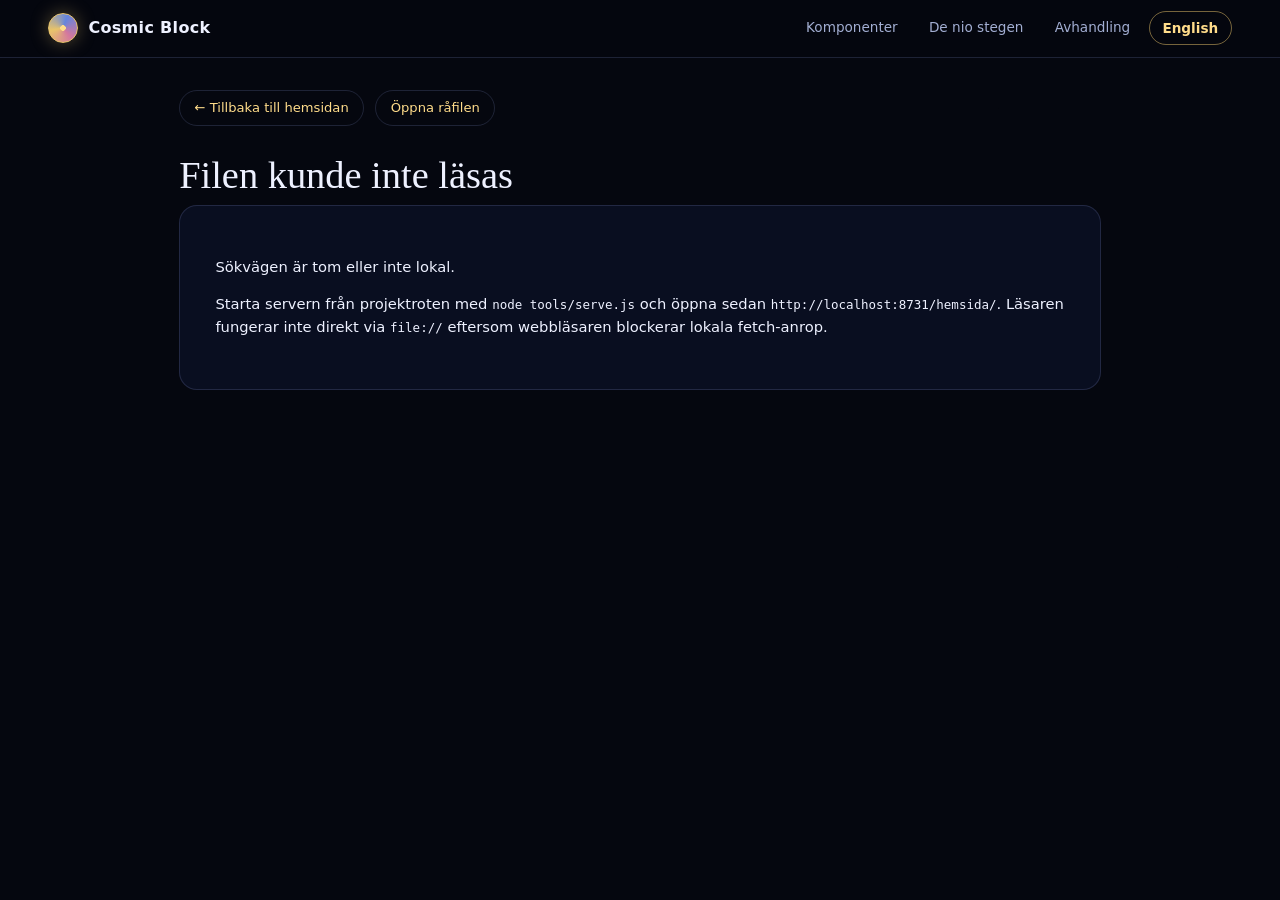
<file: hemsida/visa.html>
<!doctype html>
<html lang="sv">
<head>
<meta charset="utf-8">
<meta name="viewport" content="width=device-width,initial-scale=1">
<title>Läser lokala filer — Cosmic Block</title>
<link rel="stylesheet" href="styles.css">
</head>
<body>
<header class="topbar">
  <div class="brand"><span class="brand-mark" aria-hidden="true"></span> Cosmic Block</div>
  <nav class="topnav" aria-label="Huvudmeny" data-i18n-aria="navMain">
    <a href="index.html" data-i18n="navComponents">Komponenter</a>
    <a href="index.html#steps" data-i18n="navSteps">De nio stegen</a>
    <a href="visa.html?f=../avhandling/README.md" data-i18n="navDissertation">Avhandling</a>
    <a class="lang-link" id="lang-toggle" href="?lang=en" aria-label="Byt språk" title="Byt språk">English</a>
  </nav>
</header>

<article class="reader">
  <div class="reader-head">
    <a class="back-link" href="index.html" data-i18n="back">← Tillbaka till hemsidan</a>
    <a class="back-link" id="raw" href="#" data-i18n="raw">Öppna råfilen</a>
  </div>
  <h1 id="title" data-i18n="loading">Läser fil …</h1>
  <div class="path" id="path"></div>
  <div class="paper" id="paper"></div>
  <p id="related"></p>
</article>

<script src="data.js"></script>
<script src="i18n.js"></script>
<script>
(function () {
  "use strict";
  var D = window.SITE_DATA;
  var I = window.SITE_I18N;
  var U = (D.ui && D.ui[D.lang]) || D.ui.sv;

  var paper = document.getElementById("paper");
  var title = document.getElementById("title");
  var pathEl = document.getElementById("path");
  var related = document.getElementById("related");
  var raw = document.getElementById("raw");
  var f = new URLSearchParams(location.search).get("f") || "";

  I.apply(D);
  document.title = I.t(D, "readerTitle");

  function esc(s) {
    return String(s).replace(/[&<>"']/g, function (c) {
      return { "&": "&amp;", "<": "&lt;", ">": "&gt;", '"': "&quot;", "'": "&#39;" }[c];
    });
  }

  function fileHref(path) {
    return I.addLang(/\.(md|json|csv|txt|py|js|ts|mjs)$/i.test(path)
      ? "visa.html?f=" + encodeURIComponent(path)
      : path, D);
  }

  function inline(s) {
    var out = esc(s);
    out = out.replace(/`([^`]+)`/g, "<code>$1</code>");
    out = out.replace(/\*\*([^*]+)\*\*/g, "<strong>$1</strong>");
    out = out.replace(/\*([^*]+)\*/g, "<em>$1</em>");
    out = out.replace(/\[([^\]]+)\]\(([^)]+)\)/g, function (all, label, url) {
      if (/^https?:/i.test(url)) {
        return '<a href="' + esc(url) + '" rel="noopener noreferrer">' + label + "</a>";
      }
      return '<a href="' + esc(fileHref(url)) + '">' + label + "</a>";
    });
    return out;
  }

  function markdown(src) {
    var lines = src.replace(/\r\n?/g, "\n").split("\n");
    var out = [], para = [], list = null, code = false;

    function flushPara() {
      if (para.length) { out.push("<p>" + para.map(inline).join("<br>") + "</p>"); para = []; }
    }
    function closeList() { if (list) { out.push("</" + list + ">"); list = null; } }
    function openList(kind) { if (list !== kind) { closeList(); out.push("<" + kind + ">"); list = kind; } }
    function tableRow(line) {
      return line.replace(/^\||\|$/g, "").split("|").map(function (cell) {
        return "<td>" + inline(cell.trim()) + "</td>";
      }).join("");
    }

    for (var i = 0; i < lines.length; i += 1) {
      var line = lines[i];
      if (/^\s*```/.test(line)) {
        flushPara(); closeList();
        if (code) { out.push("</code></pre>"); code = false; }
        else { out.push("<pre><code>"); code = true; }
        continue;
      }
      if (code) { out.push(esc(line)); continue; }

      var h = line.match(/^\s*(#{1,6})\s+(.*)$/);
      if (h) { flushPara(); closeList(); var lv = h[1].length;
        out.push("<h" + lv + ">" + inline(h[2]) + "</h" + lv + ">"); continue; }
      if (/^\s*[-*]{3,}\s*$/.test(line)) { flushPara(); closeList(); out.push("<hr>"); continue; }
      var ul = line.match(/^\s*[-*+]\s+(.*)$/);
      if (ul) { flushPara(); openList("ul"); out.push("<li>" + inline(ul[1]) + "</li>"); continue; }
      var ol = line.match(/^\s*\d+[.)]\s+(.*)$/);
      if (ol) { flushPara(); openList("ol"); out.push("<li>" + inline(ol[1]) + "</li>"); continue; }
      var q = line.match(/^\s*>\s?(.*)$/);
      if (q) { flushPara(); closeList(); out.push("<blockquote>" + inline(q[1]) + "</blockquote>"); continue; }
      if (/^\s*\|/.test(line)) {
        flushPara(); closeList();
        var rows = [];
        while (i < lines.length && /^\s*\|/.test(lines[i])) { rows.push(lines[i]); i += 1; }
        i -= 1;
        if (rows.length > 1 && /^[\s|:-]+$/.test(rows[1])) {
          out.push("<table><tr>" + rows[0].replace(/^\||\|$/g, "").split("|").map(function (c) {
            return "<th>" + inline(c.trim()) + "</th>"; }).join("") + "</tr>");
          for (var r = 2; r < rows.length; r += 1) out.push("<tr>" + tableRow(rows[r]) + "</tr>");
          out.push("</table>");
        } else {
          rows.forEach(function (row) { out.push("<p>" + inline(row) + "</p>"); });
        }
        continue;
      }
      if (!line.trim()) { flushPara(); closeList(); continue; }
      para.push(line);
    }
    flushPara(); closeList();
    if (code) out.push("</code></pre>");
    return out.join("\n");
  }

  function sameContext(f) {
    var found = [];
    var data = window.SITE_DATA || { steps: [], groups: [] };
    (data.steps || []).concat(data.groups || []).forEach(function (item) {
      if (!item.links) return;
      if (item.links.some(function (l) { return l.path === f; })) {
        item.links.forEach(function (l) { if (l.path !== f) found.push(l); });
      }
    });
    var seen = {};
    return found.filter(function (l) {
      if (seen[l.path]) return false;
      seen[l.path] = true;
      return true;
    }).slice(0, 12);
  }

  function fail(msg) {
    title.textContent = U.failTitle;
    pathEl.textContent = f;
    paper.innerHTML = "<p>" + esc(msg) + "</p><p>" + U.failHtml + "</p>";
  }

  if (!f || /^[a-z]+:/i.test(f) || f.charAt(0) === "/") { fail(U.failEmpty); return; }
  var url = new URL(f, location.href);
  var ext = (f.split(".").pop() || "").toLowerCase();
  title.textContent = f.split("/").pop();
  pathEl.textContent = f;
  raw.href = f;
  fetch(url, { cache: "no-store" }).then(function (res) {
    if (!res.ok) throw new Error("HTTP " + res.status);
    return res.text();
  }).then(function (text) {
    if (["json", "csv", "py", "js", "ts", "mjs"].indexOf(ext) !== -1) {
      paper.innerHTML = "<pre>" + esc(text) + "</pre>";
    } else {
      paper.innerHTML = markdown(text);
    }
    var ctx = sameContext(f);
    if (ctx.length) {
      related.innerHTML = "<strong>" + esc(U.relatedLabel) + "</strong> " + ctx.map(function (l) {
        return '<a href="' + esc(fileHref(l.path)) + '">' + esc(l.label) + "</a>";
      }).join(" · ");
    }
    I.applyLinks(D);
  }).catch(function (err) { fail(String(err)); });
})();
</script>
</body>
</html>
</file>
<file: hemsida/styles.css>
:root {
  color-scheme: dark;
  --bg: #05070f;
  --panel: #0b1024;
  --panel2: #101735;
  --ink: #eef1ff;
  --muted: #a2aed2;
  --dim: #7785ae;
  --gold: #e8c46a;
  --gold2: #ffdc8a;
  --cobalt: #6485dd;
  --rose: #d4779e;
  --mint: #79c9b3;
  --line: rgba(160, 180, 255, 0.16);
}

* { box-sizing: border-box; }
html { scroll-behavior: smooth; }
body {
  margin: 0;
  background: var(--bg);
  color: var(--ink);
  font-family: system-ui, -apple-system, "Segoe UI", sans-serif;
  line-height: 1.55;
  overflow-x: hidden;
}
body::before {
  content: "";
  position: fixed;
  inset: 0;
  pointer-events: none;
  z-index: 0;
  opacity: 0.35;
  background:
    radial-gradient(1px 1px at 12% 18%, #fff 50%, transparent 51%),
    radial-gradient(1px 1px at 78% 12%, #ffe6a8 50%, transparent 51%),
    radial-gradient(1px 1px at 41% 72%, #fff 50%, transparent 51%),
    radial-gradient(1px 1px at 92% 63%, #9eb4ff 50%, transparent 51%),
    radial-gradient(1px 1px at 26% 91%, #fff 50%, transparent 51%);
}
a { color: var(--gold2); text-decoration: none; }
a:hover { color: #fff; }
img { max-width: 100%; display: block; }

.topbar {
  position: sticky;
  top: 0;
  z-index: 20;
  display: flex;
  align-items: center;
  gap: 1rem;
  padding: 0.7rem clamp(1rem, 4vw, 3rem);
  background: rgba(5, 7, 15, 0.82);
  border-bottom: 1px solid var(--line);
  backdrop-filter: blur(12px);
}
.brand {
  display: flex;
  align-items: center;
  gap: 0.65rem;
  font-weight: 700;
  letter-spacing: 0.02em;
  white-space: nowrap;
}
.brand-mark {
  width: 30px;
  height: 30px;
  border-radius: 50%;
  border: 1px solid var(--gold);
  background: radial-gradient(circle at 50% 50%, var(--gold2) 0 14%, transparent 15%),
    conic-gradient(from 20deg, var(--cobalt), var(--rose), var(--gold), var(--cobalt));
  box-shadow: 0 0 18px rgba(232, 196, 106, 0.35);
}
.topnav { display: flex; gap: 0.35rem; margin-left: auto; flex-wrap: wrap; }
.topnav a {
  padding: 0.35rem 0.8rem;
  border-radius: 999px;
  color: var(--muted);
  font-size: 0.85rem;
}
.topnav a:hover { color: var(--ink); background: rgba(160, 180, 255, 0.1); }
.lang-link {
  border: 1px solid rgba(232, 196, 106, 0.5);
  color: var(--gold2) !important;
  font-weight: 600;
}
.lang-link:hover { background: rgba(232, 196, 106, 0.16); color: #fff !important; }

.hero {
  position: relative;
  min-height: min(78vh, 760px);
  display: grid;
  align-items: center;
  padding: clamp(3rem, 8vw, 7rem) clamp(1rem, 6vw, 6rem);
  background-image: linear-gradient(90deg, rgba(5, 7, 15, 0.94) 0%, rgba(5, 7, 15, 0.72) 42%, rgba(5, 7, 15, 0.18) 100%),
    url("assets/hero.svg");
  background-size: cover, cover;
  background-position: center, center;
  border-bottom: 1px solid var(--line);
}
.hero::after {
  content: "";
  position: absolute;
  inset: auto 0 0;
  height: 140px;
  background: linear-gradient(transparent, var(--bg));
  pointer-events: none;
}
.hero-inner { position: relative; z-index: 1; max-width: 760px; }
.kicker {
  display: inline-block;
  font-size: 0.72rem;
  letter-spacing: 0.28em;
  text-transform: uppercase;
  color: var(--gold);
  margin-bottom: 0.9rem;
}
.hero h1 {
  font-family: Georgia, "Times New Roman", serif;
  font-weight: 500;
  font-size: clamp(2.8rem, 8vw, 6rem);
  line-height: 1.02;
  margin: 0 0 1rem;
  text-shadow: 0 8px 40px rgba(0, 0, 0, 0.6);
}
.hero h1 em { color: var(--gold2); font-style: italic; }
.hero p { max-width: 620px; font-size: clamp(1rem, 1.6vw, 1.2rem); color: #d8defb; }
.hero-actions { display: flex; gap: 0.7rem; flex-wrap: wrap; margin-top: 1.6rem; }
.btn {
  display: inline-flex;
  align-items: center;
  gap: 0.5rem;
  padding: 0.7rem 1.25rem;
  border-radius: 999px;
  border: 1px solid var(--gold);
  background: linear-gradient(120deg, rgba(232, 196, 106, 0.22), rgba(100, 133, 221, 0.18));
  color: var(--ink);
  font-size: 0.9rem;
  font-weight: 600;
}
.btn:hover { background: rgba(232, 196, 106, 0.3); color: #fff; }
.btn.ghost { border-color: var(--line); background: rgba(11, 16, 36, 0.7); }
.hero p.hero-local-note { margin-top: 0.9rem; font-size: 0.82rem; color: var(--muted); }
.hero p.hero-local-note code { color: var(--gold2); }
.stats {
  display: flex;
  flex-wrap: wrap;
  gap: 0.6rem;
  margin-top: 2rem;
}
.stat {
  padding: 0.45rem 0.85rem;
  border: 1px solid var(--line);
  border-radius: 999px;
  background: rgba(6, 9, 22, 0.7);
  font-size: 0.78rem;
  color: var(--muted);
  font-variant-numeric: tabular-nums;
}
.stat b { color: var(--gold2); }

main { position: relative; z-index: 1; }
section.block { padding: clamp(3rem, 6vw, 5.5rem) clamp(1rem, 4vw, 3rem); }
.section-head { max-width: 900px; margin: 0 auto 2.2rem; }
.section-head h2 {
  font-family: Georgia, "Times New Roman", serif;
  font-weight: 500;
  font-size: clamp(1.7rem, 3.6vw, 2.8rem);
  margin: 0 0 0.5rem;
}
.section-head p { color: var(--muted); margin: 0; }
#steps { background: linear-gradient(180deg, var(--bg), #080c1c 55%, var(--bg)); }

.grid {
  display: grid;
  grid-template-columns: repeat(auto-fit, minmax(260px, 1fr));
  gap: 1.1rem;
  max-width: 1240px;
  margin: 0 auto;
}
.card {
  position: relative;
  border: 1px solid var(--line);
  border-radius: 18px;
  background: linear-gradient(160deg, var(--panel2), var(--panel));
  overflow: hidden;
  box-shadow: 0 14px 40px rgba(0, 0, 0, 0.32);
  transition: transform 0.25s ease, border-color 0.25s ease, box-shadow 0.25s ease;
}
.card:hover { transform: translateY(-5px); border-color: rgba(232, 196, 106, 0.55); box-shadow: 0 20px 50px rgba(0, 0, 0, 0.45); }
.step-card .art { position: relative; display: block; aspect-ratio: 1 / 1; overflow: hidden; }
.step-card .art img { width: 100%; height: 100%; object-fit: cover; transition: transform 0.5s ease; }
.step-card:hover .art img { transform: scale(1.06); }
.step-card .num {
  position: absolute;
  top: 12px;
  left: 12px;
  display: grid;
  place-items: center;
  width: 40px;
  height: 40px;
  border-radius: 50%;
  background: rgba(5, 7, 15, 0.78);
  border: 1px solid var(--gold);
  color: var(--gold2);
  font-weight: 700;
  font-variant-numeric: tabular-nums;
}
.step-card .caption { padding: 1rem 1.1rem 0.4rem; }
.step-card h3 { margin: 0 0 0.25rem; font-size: 1.05rem; font-family: Georgia, serif; font-weight: 500; }
.step-card .def { color: var(--gold); font-size: 0.78rem; font-style: italic; }
.step-card p { color: var(--muted); font-size: 0.86rem; margin: 0.55rem 0 0.8rem; }
.links { display: flex; flex-wrap: wrap; gap: 0.35rem; padding: 0 1.1rem 1.1rem; }
.chip {
  padding: 0.25rem 0.6rem;
  border-radius: 999px;
  border: 1px solid var(--line);
  background: rgba(160, 180, 255, 0.06);
  color: var(--muted);
  font-size: 0.72rem;
}
.chip:hover { border-color: var(--gold); color: var(--ink); }

.group-card { padding: 1.3rem; }
.group-card .icon {
  display: grid;
  place-items: center;
  width: 46px;
  height: 46px;
  border-radius: 14px;
  border: 1px solid var(--line);
  background: rgba(232, 196, 106, 0.08);
  color: var(--gold2);
  font-size: 1.35rem;
  margin-bottom: 0.75rem;
}
.group-card h3 { margin: 0 0 0.35rem; font-family: Georgia, serif; font-weight: 500; font-size: 1.15rem; }
.group-card > p { color: var(--muted); font-size: 0.85rem; margin: 0 0 0.8rem; }
.file-list { list-style: none; padding: 0; margin: 0; display: grid; gap: 0.3rem; }
.file-list a {
  display: flex;
  justify-content: space-between;
  gap: 0.5rem;
  padding: 0.4rem 0.55rem;
  border-radius: 8px;
  font-size: 0.82rem;
  color: #d5ddfb;
  background: rgba(160, 180, 255, 0.04);
}
.file-list a:hover { background: rgba(232, 196, 106, 0.12); color: #fff; }
.file-list a span:last-child { color: var(--dim); }

.figures { display: grid; grid-template-columns: repeat(auto-fit, minmax(200px, 1fr)); gap: 1rem; max-width: 1240px; margin: 0 auto; }
.figure-card {
  border: 1px solid var(--line);
  border-radius: 14px;
  background: var(--panel);
  padding: 0.6rem;
  font-size: 0.8rem;
  color: var(--muted);
}
.figure-card img { width: 100%; aspect-ratio: 16 / 10; object-fit: contain; background: #060817; border-radius: 8px; }

.filterbar { max-width: 1240px; margin: 0 auto 1.6rem; display: flex; align-items: center; gap: 0.7rem; }
.filterbar input {
  flex: 1;
  padding: 0.7rem 1rem;
  border-radius: 999px;
  border: 1px solid var(--line);
  background: rgba(11, 16, 36, 0.85);
  color: var(--ink);
  font: inherit;
  font-size: 0.9rem;
}
.filterbar input:focus { outline: 2px solid rgba(232, 196, 106, 0.5); outline-offset: 2px; }
.filterbar small { color: var(--dim); font-size: 0.75rem; white-space: nowrap; }

.note {
  max-width: 1240px;
  margin: 2rem auto 0;
  padding: 1rem 1.2rem;
  border-left: 2px solid var(--gold);
  background: rgba(232, 196, 106, 0.06);
  color: var(--muted);
  font-size: 0.85rem;
}
footer {
  padding: 2rem clamp(1rem, 4vw, 3rem) 3rem;
  border-top: 1px solid var(--line);
  color: var(--dim);
  font-size: 0.8rem;
  text-align: center;
}
.hidden { display: none !important; }

/* Läsaren för lokala textfiler */
.reader { max-width: 960px; margin: 0 auto; padding: 2rem 1.2rem 5rem; }
.reader-head { display: flex; flex-wrap: wrap; gap: 0.7rem; align-items: center; margin-bottom: 1.2rem; }
.reader h1 { font-family: Georgia, serif; font-weight: 500; font-size: clamp(1.6rem, 4vw, 2.4rem); margin: 0; }
.reader .path { color: var(--dim); font-size: 0.8rem; word-break: break-all; }
.reader .paper {
  background: rgba(11, 16, 36, 0.85);
  border: 1px solid var(--line);
  border-radius: 18px;
  padding: clamp(1rem, 3vw, 2.2rem);
  font-size: 0.92rem;
}
.reader .paper h1, .reader .paper h2, .reader .paper h3 { font-family: Georgia, serif; font-weight: 500; line-height: 1.25; }
.reader .paper h1 { font-size: 1.7rem; }
.reader .paper h2 { font-size: 1.35rem; margin-top: 1.8rem; }
.reader .paper h3 { font-size: 1.1rem; }
.reader .paper pre { overflow-x: auto; background: #05070f; border: 1px solid var(--line); border-radius: 10px; padding: 1rem; }
.reader .paper code { font-family: ui-monospace, Consolas, monospace; font-size: 0.85em; }
.reader .paper blockquote { border-left: 2px solid var(--rose); margin-left: 0; padding-left: 1rem; color: var(--muted); }
.reader .paper table { border-collapse: collapse; max-width: 100%; }
.reader .paper td, .reader .paper th { border: 1px solid var(--line); padding: 0.35rem 0.6rem; }
.reader .paper img { max-width: 100%; }
.back-link {
  display: inline-flex;
  padding: 0.45rem 0.9rem;
  border: 1px solid var(--line);
  border-radius: 999px;
  font-size: 0.82rem;
}

@media (max-width: 760px) {
  .topnav a:not(#lang-toggle):nth-child(n+4) { display: none; }
  .hero { min-height: 70vh; }
  .grid { grid-template-columns: 1fr; }
}
@media (prefers-reduced-motion: reduce) {
  html { scroll-behavior: auto; }
  .card, .step-card .art img { transition: none; }
}
</file>
